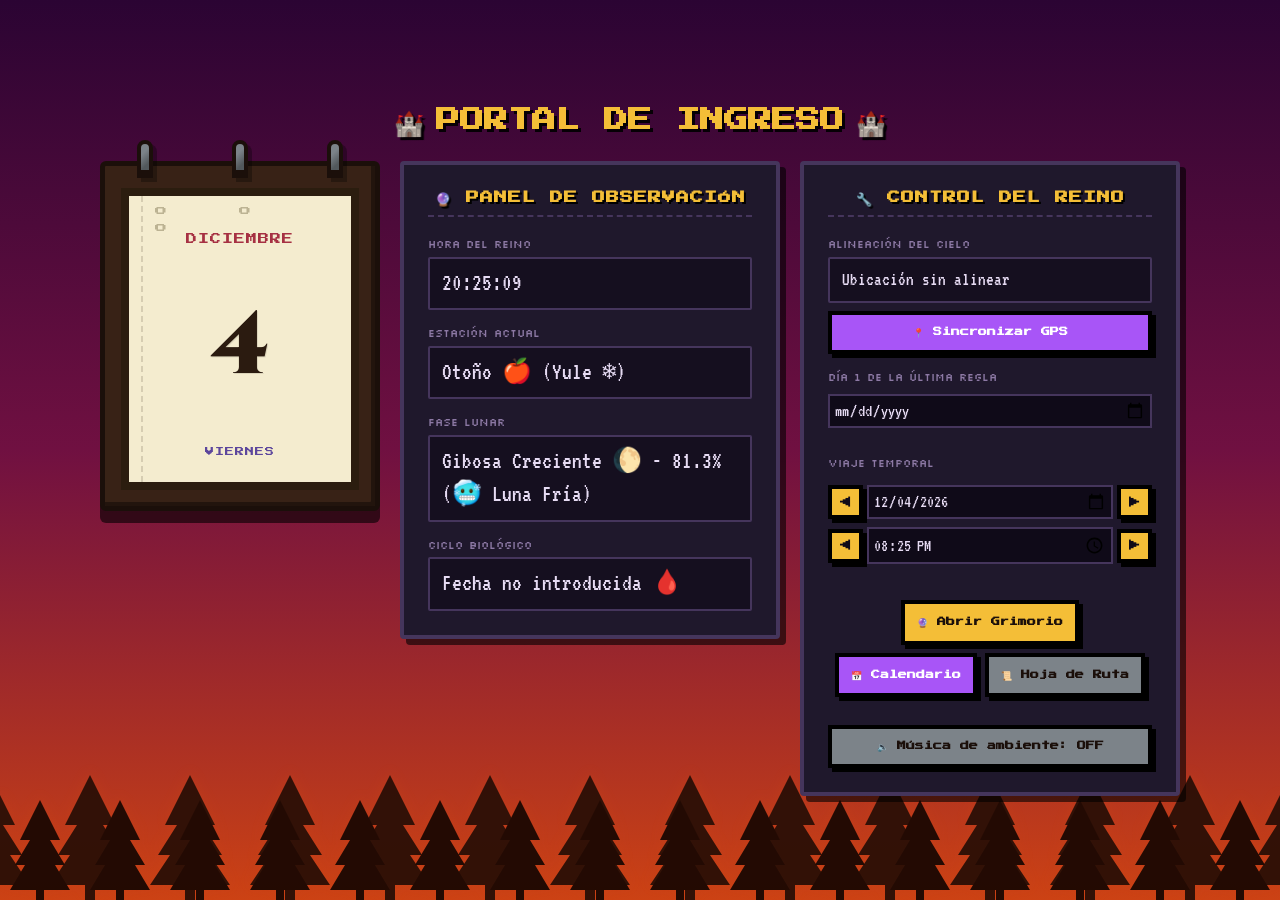
<file: index.html>
<!DOCTYPE html>
<html lang="es">

<head>
  <meta charset="UTF-8">
  <meta name="viewport" content="width=device-width, initial-scale=1.0">
  <title>Portal del Ciclo - Grimorio Místico</title>
  <link rel="icon"
    href="data:image/svg+xml,%3Csvg xmlns='http://www.w3.org/2000/svg' viewBox='0 0 16 16' width='16' height='16' style='image-rendering:pixelated'%3E%3Crect x='2' y='1' width='12' height='14' fill='%23382216' stroke='%231b0f0a' stroke-width='1'/%3E%3Crect x='1' y='3' width='2' height='2' fill='%237c8389'/%3E%3Crect x='1' y='7' width='2' height='2' fill='%237c8389'/%3E%3Crect x='1' y='11' width='2' height='2' fill='%237c8389'/%3E%3Crect x='7' y='6' width='3' height='3' fill='%23d4af37'/%3E%3Crect x='8' y='7' width='1' height='1' fill='%23ffee7d'/%3E%3C/svg%3E">
  <!-- Google Fonts for Gothic Medieval and Retro 8-Bit Pixel Art -->
  <link rel="preconnect" href="https://fonts.googleapis.com">
  <link rel="preconnect" href="https://fonts.gstatic.com" crossorigin>
  <link
    href="https://fonts.googleapis.com/css2?family=Cinzel:wght@400..900&family=Press+Start+2P&family=Silkscreen:wght@400;700&family=VT323&display=swap"
    rel="stylesheet">
  <link rel="stylesheet" href="estilos-dashboard.css">
</head>

<body class="litha-verano">

  <!-- Diorama Vivo (Hito A) -->
  <div class="diorama-fondo">
    <div class="capa-cielo" id="skyBg"></div>
    <div class="capa-estrellas" id="starsBg"></div>
    <div class="capa-horizonte" id="horizonBg"></div>
    <div class="capa-clima" id="weatherBg"></div>
    <!-- Luciérnagas Estivales -->
    <div class="capa-luciernagas" id="luciernagasBg">
      <div class="luciernaga luciernaga-1"></div>
      <div class="luciernaga luciernaga-2"></div>
      <div class="luciernaga luciernaga-3"></div>
      <div class="luciernaga luciernaga-4"></div>
      <div class="luciernaga luciernaga-5"></div>
      <div class="luciernaga luciernaga-6"></div>
      <div class="luciernaga luciernaga-7"></div>
      <div class="luciernaga luciernaga-8"></div>
    </div>
  </div>

  <div class="interfaz-bloque">
    <h1
      style="font-size: 24px; margin-bottom: 24px; text-shadow: 3px 3px 0px rgba(0, 0, 0, 0.9); color: var(--accent-gold); display: flex; align-items: center; justify-content: center; gap: 12px; font-family: 'Press Start 2P', monospace; text-align: center;">
      <span>🏰</span> PORTAL DE INGRESO <span>🏰</span>
    </h1>

    <div class="portal-container">

      <!-- Libreta de Sobremesa (Calendario Medieval) -->
      <div class="notebook-stand">
        <div class="notebook-rings">
          <div class="ring"></div>
          <div class="ring"></div>
          <div class="ring"></div>
        </div>
        <div class="notebook-page-container" id="contenedorHoja"
          title="Haz clic en la hoja para pasar página manualmente">
          <div class="notebook-page">
            <div id="calMes" class="notebook-month">CARGANDO...</div>
            <div id="calDia" class="notebook-day">--</div>
            <div id="calSemana" class="notebook-weekday">CARGANDO...</div>
          </div>
        </div>
      </div>

      <!-- TARJETA 1 (Panel de Observación Astral) -->
      <div class="mystic-panel">
        <h2 class="panel-header">🔮 PANEL DE OBSERVACIÓN</h2>

        <!-- Reloj Digital -->
        <div class="data-row">
          <span class="data-label">Hora del Reino</span>
          <div id="relojDigital" class="data-value">00:00:00</div>
        </div>

        <!-- Ciclo de la Tierra -->
        <div class="data-row">
          <span class="data-label">Estación Actual</span>
          <div id="cicloTierra" class="data-value">Cargando...</div>
        </div>

        <!-- Ciclo de la Luna -->
        <div class="data-row">
          <span class="data-label">Fase Lunar</span>
          <div id="faseLunar" class="data-value">Cargando...</div>
        </div>

        <!-- Ciclo Biológico -->
        <div class="data-row">
          <span class="data-label">Ciclo Biológico</span>
          <div id="cicloMenstrual" class="data-value">Cargando ciclo...</div>
        </div>
      </div>

      <!-- TARJETA 2 (Panel de Control y Herramientas del Reino) -->
      <div class="mystic-panel">
        <h2 class="panel-header">🔧 CONTROL DEL REINO</h2>

        <!-- Coordenadas Geográficas -->
        <div class="data-row">
          <span class="data-label">Alineación del Cielo</span>
          <div id="datosUbicacion" class="data-value" style="font-size: 19px; word-break: break-all;">Ubicación sin
            alinear</div>
          <button class="pixel-btn" style="margin-top: 4px; background-color: var(--accent-purple); color: white;"
            onclick="obtenerUbicacion()">
            📍 Sincronizar GPS
          </button>
        </div>

        <!-- Día 1 de la última regla -->
        <div class="data-row" style="margin-bottom: 12px;">
          <span class="data-label" style="display: block; margin-bottom: 4px;">Día 1 de la última regla</span>
          <input type="date" id="inputUltimaRegla" class="pixel-input-form" onchange="actualizarReloj()"
            style="font-family: 'VT323', monospace; font-size: 18px; padding: 4px; border: 2px solid var(--border-color); background: var(--bg-page); color: var(--text-main); width: 100%;">
        </div>

        <!-- Controles de Paso Temporal -->
        <div class="data-row">
          <span class="data-label">Viaje Temporal</span>
          <div class="control-temporal-bloque" style="margin: 10px 0;">
            <div style="display: flex; align-items: center; gap: 4px; margin-bottom: 8px;">
              <button class="pixel-btn btn-flecha" onclick="modificarFechaSimulada(-1)">◀</button>
              <input type="date" id="inputFechaSimulada" class="pixel-input-form" onchange="iniciarViajeTemporal()"
                style="font-family: 'VT323', monospace; font-size: 18px; padding: 4px; border: 2px solid var(--border-color); background: var(--bg-page); color: var(--text-main); flex-grow: 1;">
              <button class="pixel-btn btn-flecha" onclick="modificarFechaSimulada(1)">▶</button>
            </div>

            <div style="display: flex; align-items: center; gap: 4px;">
              <button class="pixel-btn btn-flecha" onclick="modificarHoraSimulada(-1)">◀</button>
              <input type="time" id="inputHoraSimulada" class="pixel-input-form" onchange="iniciarViajeTemporal()"
                style="font-family: 'VT323', monospace; font-size: 18px; padding: 4px; border: 2px solid var(--border-color); background: var(--bg-page); color: var(--text-main); flex-grow: 1;">
              <button class="pixel-btn btn-flecha" onclick="modificarHoraSimulada(1)">▶</button>
            </div>
          </div>
        </div>

        <!-- Botones de Enlace del Portal -->
        <div class="btn-row"
          style="display: flex; gap: 8px; flex-wrap: wrap; justify-content: center; margin-top: 10px;">
          <a href="grimorio-activo.html" class="pixel-btn"
            style="background-color: var(--accent-gold); color: #1b0f0a;">
            🔮 Abrir Grimorio
          </a>
          <a href="banco-pruebas-calendario.html" class="pixel-btn"
            style="background-color: var(--accent-purple); color: white;">
            📅 Calendario
          </a>
          <a href="documentacion.html" class="pixel-btn" style="background-color: #7c8389; color: #1b0f0a;">
            📜 Hoja de Ruta
          </a>
        </div>

        <div class="sintonia-sonora">
          <button id="btnSintonia" class="retro-btn" title="Activar sintonía de ambiente">🔈 Música de ambiente:
            OFF</button>
          <audio id="audioReproductor" style="display:none;" preload="auto" loop></audio>
        </div>
      </div>

    </div>
  </div>

  <script src="reloj.js"></script>
</body>

</html>
</file>
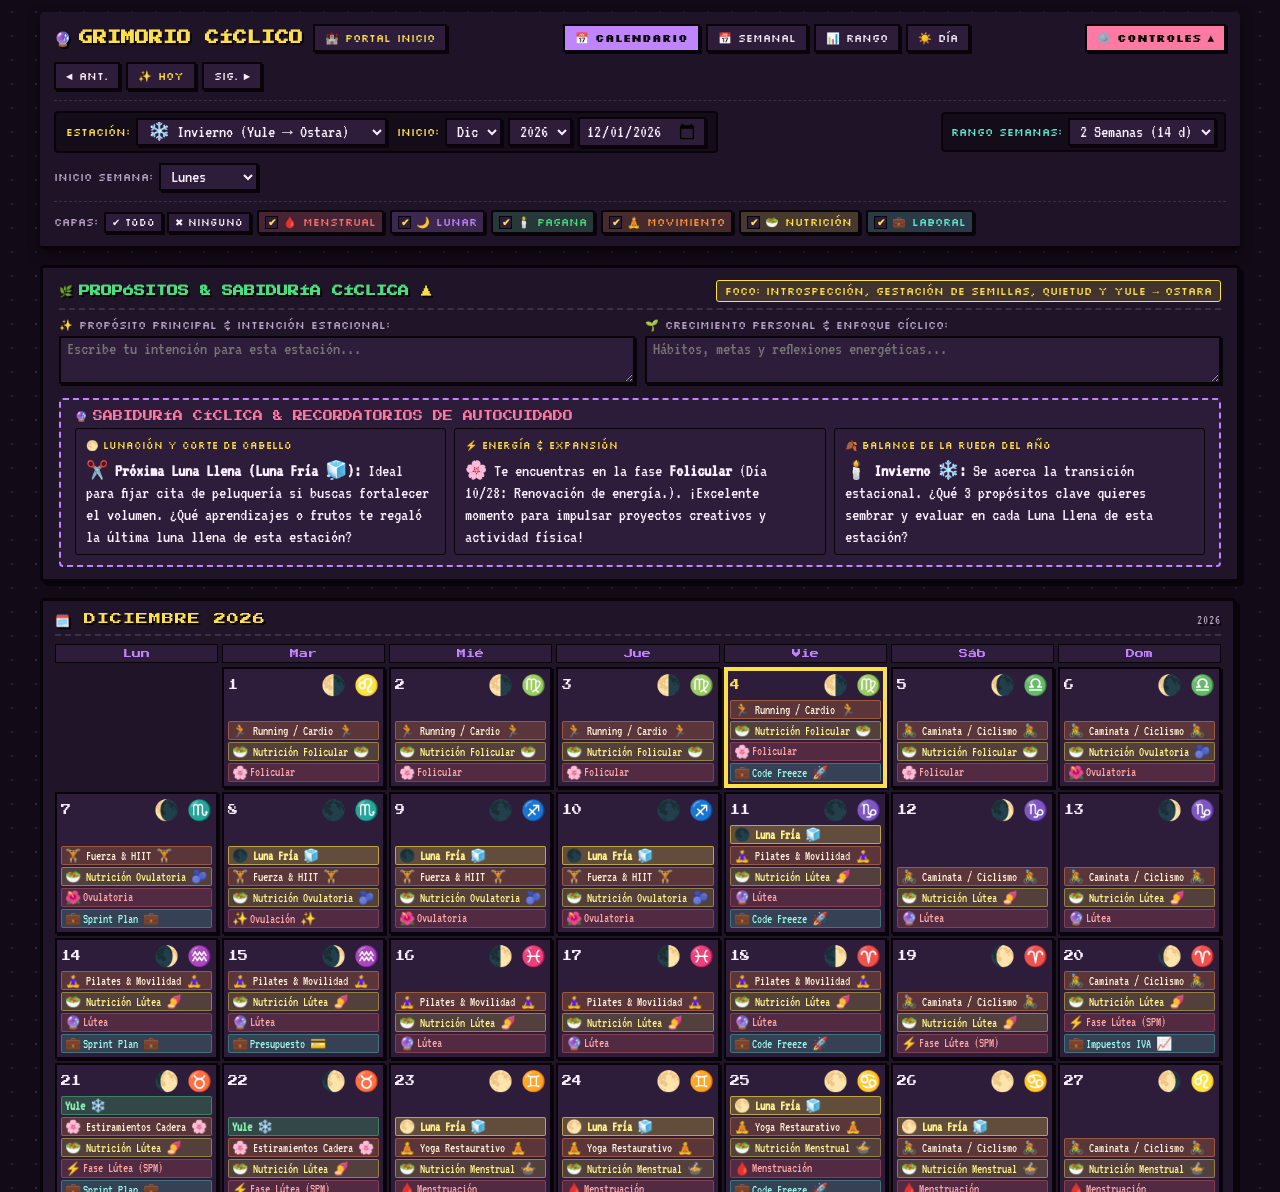
<file: banco-pruebas-calendario.html>
<!DOCTYPE html>
<html lang="es">
<head>
  <meta charset="UTF-8">
  <meta name="viewport" content="width=device-width, initial-scale=1.0">
  <title>Calendario Interactivo - Grimorio Cíclico</title>

  <link rel="icon" href="data:image/svg+xml,%3Csvg xmlns='http://www.w3.org/2000/svg' viewBox='0 0 16 16' width='16' height='16' style='image-rendering:pixelated'%3E%3Crect x='2' y='1' width='12' height='14' fill='%23382216' stroke='%231b0f0a' stroke-width='1'/%3E%3Crect x='1' y='3' width='2' height='2' fill='%237c8389'/%3E%3Crect x='1' y='7' width='2' height='2' fill='%237c8389'/%3E%3Crect x='1' y='11' width='2' height='2' fill='%237c8389'/%3E%3Crect x='7' y='6' width='3' height='3' fill='%23d4af37'/%3E%3Crect x='8' y='7' width='1' height='1' fill='%23ffee7d'/%3E%3C/svg%3E">
  <!-- Google Fonts: Retro 8-Bit Pixel Art & Handwritten Cursive Fonts -->
  <link rel="preconnect" href="https://fonts.googleapis.com">
  <link rel="preconnect" href="https://fonts.gstatic.com" crossorigin>
  <link href="https://fonts.googleapis.com/css2?family=Caveat:wght@400..700&family=Kalam:wght@300;400;700&family=Pixelify+Sans:wght@400..700&family=Press+Start+2P&family=Silkscreen:wght@400;700&family=VT323&display=swap" rel="stylesheet">

  <style>
    /* ==========================================================================
       1. VARIABLES CSS Y TEMA PIXEL ART COZY
       ========================================================================== */
    :root {
      --bg-dark: #120b17;
      --bg-panel: #201429;
      --bg-card: #2e1d3a;
      --bg-card-hover: #402950;
      --bg-cell-other: #160d1d;
      --border-pixel: #08040a;
      
      --text-main: #f8edfd;
      --text-muted: #bba4c9;
      --text-accent: #ffd56b;

      --accent-pink: #ff7aa2;
      --accent-lavender: #c084fc;
      --accent-mint: #5eead4;
      --accent-gold: #fde047;
      --accent-coral: #f87171;
      --accent-green: #4ade80;
      --accent-orange: #fb923c;
      --accent-blue: #60a5fa;

      --shadow-pixel: 0 4px 0 #08040a;
      --border-retro: 3px solid #08040a;

      --pixel-transition: all 0.1s steps(2);
    }

    * {
      box-sizing: border-box;
      margin: 0;
      padding: 0;
      image-rendering: pixelated;
    }

    html, body {
      width: 100%;
      max-width: 100vw;
      overflow-x: hidden;
    }

    body {
      background-color: var(--bg-dark);
      background-image: 
        radial-gradient(rgba(192, 132, 252, 0.12) 1px, transparent 0),
        radial-gradient(rgba(94, 234, 212, 0.08) 1px, transparent 0);
      background-size: 24px 24px, 48px 48px;
      background-position: 0 0, 12px 12px;
      color: var(--text-main);
      font-family: 'VT323', monospace;
      font-size: 20px;
      min-height: 100vh;
      display: flex;
      flex-direction: column;
      align-items: center;
      padding: 12px;
    }

    .app-container {
      width: 100%;
      max-width: 1200px;
      display: flex;
      flex-direction: column;
      gap: 16px;
    }

    /* ==========================================================================
       2. CABECERA FLOTANTE FIJA Y PANEL DESPLEGABLE (COLLAPSIBLE HEADER)
       ========================================================================== */
    .sticky-header {
      position: sticky;
      top: 0;
      z-index: 100;
      background: rgba(32, 20, 41, 0.96);
      backdrop-filter: blur(8px);
      border-bottom: var(--border-retro);
      box-shadow: 0 4px 12px rgba(0, 0, 0, 0.6);
      width: 100%;
      padding: 12px 14px;
      display: flex;
      flex-direction: column;
      gap: 10px;
      border-radius: 4px;
    }

    .header-top-bar {
      display: flex;
      justify-content: space-between;
      align-items: center;
      flex-wrap: wrap;
      gap: 10px;
      width: 100%;
    }

    .app-title {
      font-family: 'Press Start 2P', monospace;
      font-size: 14px;
      color: var(--accent-gold);
      text-shadow: 2px 2px 0 var(--border-pixel);
      display: flex;
      align-items: center;
      gap: 8px;
    }

    .view-mode-group {
      display: flex;
      align-items: center;
      gap: 6px;
      flex-wrap: wrap;
    }

    .dual-selector-group {
      display: flex;
      align-items: center;
      gap: 6px;
      background: rgba(0, 0, 0, 0.35);
      padding: 4px 10px;
      border: 2px solid var(--border-pixel);
      border-radius: 4px;
      flex-wrap: wrap;
      max-width: 100%;
    }

    .selector-label {
      font-family: 'Silkscreen', monospace;
      font-size: 11px;
      color: var(--accent-gold);
    }

    .nav-controls-group {
      display: flex;
      align-items: center;
      gap: 6px;
      flex-wrap: wrap;
    }

    /* Panel Desplegable (Collapsible) */
    .collapsible-panel {
      display: flex;
      flex-direction: column;
      gap: 10px;
      border-top: 1px dashed rgba(255, 255, 255, 0.12);
      padding-top: 10px;
      width: 100%;
      transition: all 0.2s ease-in-out;
    }

    /* Checkboxes de Capas Filtrables */
    .header-layers-row {
      display: flex;
      justify-content: space-between;
      align-items: center;
      flex-wrap: wrap;
      gap: 10px;
      border-top: 1px dashed rgba(255, 255, 255, 0.12);
      padding-top: 8px;
      width: 100%;
    }

    .layer-filters-container {
      display: flex;
      align-items: center;
      gap: 6px;
      flex-wrap: wrap;
    }

    .filter-checkbox {
      display: flex;
      align-items: center;
      gap: 5px;
      cursor: pointer;
      font-family: 'Silkscreen', monospace;
      font-size: 11px;
      user-select: none;
      padding: 3px 6px;
      border: 2px solid var(--border-pixel);
      box-shadow: 2px 2px 0 var(--border-pixel);
      border-radius: 3px;
      transition: var(--pixel-transition);
    }

    .filter-checkbox input[type="checkbox"] {
      appearance: none;
      width: 13px;
      height: 13px;
      background: var(--bg-card);
      border: 1px solid var(--border-pixel);
      cursor: pointer;
      display: grid;
      place-content: center;
    }

    .filter-checkbox input[type="checkbox"]:checked::before {
      content: "✔";
      font-size: 10px;
      color: var(--accent-gold);
      font-weight: bold;
    }

    .filter-menstrual { background: rgba(248, 113, 113, 0.18); color: var(--accent-coral); }
    .filter-lunar { background: rgba(192, 132, 252, 0.18); color: var(--accent-lavender); }
    .filter-pagan { background: rgba(74, 222, 128, 0.18); color: var(--accent-green); }
    .filter-movement { background: rgba(251, 146, 60, 0.18); color: var(--accent-orange); }
    .filter-nutrition { background: rgba(253, 224, 71, 0.18); color: var(--accent-gold); }
    .filter-labor { background: rgba(94, 234, 212, 0.18); color: var(--accent-mint); }

    /* Botones, Selects e Inputs Retro */
    .pixel-btn {
      background: var(--bg-card);
      color: var(--text-main);
      border: 2px solid var(--border-pixel);
      box-shadow: 2px 2px 0 var(--border-pixel);
      font-family: 'Silkscreen', monospace;
      font-size: 11px;
      padding: 5px 10px;
      cursor: pointer;
      user-select: none;
      transition: var(--pixel-transition);
      display: inline-flex;
      align-items: center;
      gap: 5px;
      text-decoration: none;
    }

    .pixel-btn:hover {
      background: var(--bg-card-hover);
      color: var(--accent-gold);
      transform: translate(-1px, -1px);
    }

    .pixel-btn.active {
      background: var(--accent-lavender);
      color: var(--border-pixel);
      font-weight: bold;
    }

    .pixel-btn-accent {
      background: var(--accent-pink);
      color: var(--border-pixel);
      font-weight: bold;
    }

    .pixel-select, .pixel-input-date, .pixel-textarea {
      background: var(--bg-card);
      color: var(--text-main);
      border: 2px solid var(--border-pixel);
      box-shadow: 2px 2px 0 var(--border-pixel);
      font-family: 'VT323', monospace;
      font-size: 18px;
      padding: 2px 6px;
      outline: none;
      cursor: pointer;
      max-width: 100%;
    }

    .pixel-select:focus, .pixel-input-date:focus, .pixel-textarea:focus {
      border-color: var(--accent-gold);
    }

    /* ==========================================================================
       3. PANEL DE PROPÓSITOS & SABIDURÍA CÍCLICA (DESPLEGABLE INDEPENDIENTE)
       ========================================================================== */
    .seasonal-intentions-card {
      background: var(--bg-panel);
      border: var(--border-retro);
      box-shadow: 4px 4px 0 #08040a;
      padding: 12px 16px;
      border-radius: 4px;
      display: flex;
      flex-direction: column;
      gap: 8px;
      width: 100%;
    }

    .intentions-header {
      display: flex;
      justify-content: space-between;
      align-items: center;
      flex-wrap: wrap;
      gap: 6px;
      border-bottom: 2px dashed rgba(255, 255, 255, 0.12);
      padding-bottom: 6px;
    }

    .intentions-title {
      font-family: 'Press Start 2P', monospace;
      font-size: 11px;
      color: var(--accent-green);
      display: flex;
      align-items: center;
      gap: 6px;
      text-shadow: 2px 2px 0 var(--border-pixel);
    }

    .energy-focus-badge {
      background: rgba(253, 224, 71, 0.15);
      border: 1px solid var(--accent-gold);
      color: var(--accent-gold);
      padding: 3px 8px;
      border-radius: 3px;
      font-family: 'Silkscreen', monospace;
      font-size: 11px;
    }

    .collapsible-intentions-body {
      display: flex;
      flex-direction: column;
      gap: 10px;
      width: 100%;
      transition: all 0.2s ease-in-out;
    }

    .intentions-body {
      display: grid;
      grid-template-columns: 1fr 1fr;
      gap: 10px;
    }

    @media (max-width: 768px) {
      .intentions-body {
        grid-template-columns: 1fr;
      }
    }

    .intentions-box {
      display: flex;
      flex-direction: column;
      gap: 4px;
    }

    .box-label {
      font-family: 'Silkscreen', monospace;
      font-size: 11px;
      color: var(--text-muted);
    }

    .pixel-textarea {
      width: 100%;
      min-height: 48px;
      resize: vertical;
    }

    /* Tarjetas de Sabiduría Cíclica & Autocuidado */
    .cyclic-wisdom-section {
      background: rgba(192, 132, 252, 0.08);
      border: 2px dashed var(--accent-lavender);
      padding: 10px 14px;
      border-radius: 4px;
      display: flex;
      flex-direction: column;
      gap: 6px;
      margin-top: 4px;
    }

    .cyclic-wisdom-title {
      font-family: 'Press Start 2P', monospace;
      font-size: 10px;
      color: var(--accent-pink);
      display: flex;
      align-items: center;
      gap: 6px;
    }

    .cyclic-wisdom-grid {
      display: grid;
      grid-template-columns: repeat(auto-fit, minmax(280px, 1fr));
      gap: 8px;
    }

    .wisdom-card {
      background: var(--bg-card);
      border: 1px solid var(--border-pixel);
      padding: 6px 10px;
      border-radius: 3px;
      font-family: 'VT323', monospace;
      font-size: 18px;
      line-height: 22px;
      color: var(--text-main);
      display: flex;
      flex-direction: column;
      gap: 3px;
    }

    .wisdom-card-tag {
      font-family: 'Silkscreen', monospace;
      font-size: 10px;
      color: var(--accent-gold);
    }

    /* ==========================================================================
       4. CONTENEDOR DE VISTAS (GRID RESPONSIVE DE EXACTAMENTE 7 COLUMNAS)
       ========================================================================== */
    .view-display-container {
      width: 100%;
      max-height: calc(100vh - 280px);
      overflow-y: auto;
      overflow-x: hidden;
      display: flex;
      flex-direction: column;
      gap: 20px;
      padding-right: 4px;
    }

    .month-block {
      background: var(--bg-panel);
      border: var(--border-retro);
      box-shadow: 4px 4px 0 #08040a;
      padding: 12px;
      border-radius: 4px;
      display: flex;
      flex-direction: column;
      gap: 8px;
      width: 100%;
    }

    .month-title-header {
      font-family: 'Press Start 2P', monospace;
      font-size: 12px;
      color: var(--accent-gold);
      text-transform: uppercase;
      letter-spacing: 1px;
      border-bottom: 2px dashed rgba(255, 255, 255, 0.12);
      padding-bottom: 6px;
      display: flex;
      justify-content: space-between;
      align-items: center;
      text-shadow: 2px 2px 0 var(--border-pixel);
    }

    .month-grid, .week-view-grid, .range-view-grid {
      display: grid;
      grid-template-columns: repeat(7, minmax(0, 1fr));
      gap: 4px;
      width: 100%;
    }

    .weekday-header {
      background: var(--bg-card);
      border: 1px solid var(--border-pixel);
      text-align: center;
      padding: 4px 2px;
      font-family: 'Press Start 2P', monospace;
      font-size: 9px;
      color: var(--accent-lavender);
      overflow: hidden;
      text-overflow: ellipsis;
      white-space: nowrap;
    }

    .day-cell {
      background: var(--bg-card);
      border: 2px solid var(--border-pixel);
      box-shadow: 2px 2px 0 var(--border-pixel);
      min-height: 100px;
      padding: 4px;
      display: flex;
      flex-direction: column;
      justify-content: space-between;
      cursor: pointer;
      transition: var(--pixel-transition);
      position: relative;
      min-width: 0;
      overflow: hidden;
    }

    .day-cell:hover {
      background: var(--bg-card-hover);
      border-color: var(--accent-pink);
      transform: translateY(-2px);
    }

    .day-cell.other-month {
      visibility: hidden;
      pointer-events: none;
    }

    .day-cell.is-today {
      border-color: var(--accent-gold);
      box-shadow: inset 0 0 0 2px var(--accent-gold), 2px 2px 0 var(--border-pixel);
    }

    .day-num-header {
      display: flex;
      justify-content: space-between;
      align-items: center;
      width: 100%;
    }

    .day-num {
      font-family: 'Press Start 2P', monospace;
      font-size: 10px;
      color: var(--text-main);
    }

    .is-today .day-num {
      color: var(--accent-gold);
    }

    .cell-badges {
      display: flex;
      flex-direction: column;
      gap: 2px;
      margin-top: 3px;
      width: 100%;
      overflow: hidden;
    }

    .badge-item {
      font-size: 13px;
      padding: 1px 3px;
      border-radius: 2px;
      white-space: nowrap;
      overflow: hidden;
      text-overflow: ellipsis;
      display: flex;
      align-items: center;
      gap: 2px;
      border: 1px solid transparent;
      max-width: 100%;
    }

    .badge-menstrual { background: rgba(248, 113, 113, 0.18); color: #fca5a5; border-color: rgba(248, 113, 113, 0.3); }
    .badge-lunar { background: rgba(192, 132, 252, 0.18); color: #e9d5ff; border-color: rgba(192, 132, 252, 0.3); }
    .badge-lunar-special { background: rgba(253, 224, 71, 0.25); color: #fef08a; border-color: rgba(253, 224, 71, 0.6); font-weight: bold; }
    .badge-pagan { background: rgba(74, 222, 128, 0.22); color: #86efac; border-color: rgba(74, 222, 128, 0.4); font-weight: bold; }
    .badge-movement { background: rgba(251, 146, 60, 0.22); color: #ffedd5; border-color: rgba(251, 146, 60, 0.4); }
    .badge-nutrition { background: rgba(253, 224, 71, 0.18); color: #fef08a; border-color: rgba(253, 224, 71, 0.4); }
    .badge-labor { background: rgba(94, 234, 212, 0.18); color: #99f6e4; border-color: rgba(94, 234, 212, 0.3); }

    /* ==========================================================================
       5. HOJA DE PERGAMINO MANUSCRITO (VISTA DIARIA Y MODAL EDITABLE)
       ========================================================================== */
    .parchment-page {
      background-color: #f7edd3;
      background-image: 
        repeating-linear-gradient(transparent, transparent 31px, rgba(160, 110, 60, 0.2) 31px, rgba(160, 110, 60, 0.2) 32px);
      border: 4px solid #3d2412;
      box-shadow: 8px 8px 0 #0d0602, inset 0 0 35px rgba(120, 70, 20, 0.25);
      color: #2b180a;
      padding: 20px 24px;
      border-radius: 6px;
      font-family: 'Caveat', cursive;
      font-size: 25px;
      line-height: 30px;
      display: flex;
      flex-direction: column;
      gap: 14px;
      position: relative;
      width: 100%;
    }

    .parchment-header {
      display: flex;
      justify-content: space-between;
      align-items: center;
      border-bottom: 2px dashed #8c4a27;
      padding-bottom: 6px;
      width: 100%;
    }

    .parchment-title {
      font-family: 'Kalam', cursive;
      font-size: 26px;
      font-weight: 700;
      color: #5c2008;
    }

    .handwritten-section {
      display: flex;
      flex-direction: column;
      gap: 4px;
      width: 100%;
    }

    .handwritten-label {
      font-family: 'Kalam', cursive;
      font-size: 21px;
      font-weight: 700;
      color: #7a310c;
      display: flex;
      align-items: center;
      gap: 6px;
    }

    .handwritten-text {
      font-family: 'Caveat', cursive;
      font-size: 24px;
      color: #2b180a;
    }

    .handwritten-input {
      width: 100%;
      background: rgba(255, 255, 255, 0.25);
      border: 1px dashed #8c4a27;
      border-radius: 4px;
      padding: 6px 10px;
      font-family: 'Caveat', cursive;
      font-size: 24px;
      line-height: 28px;
      color: #2b180a;
      outline: none;
      resize: vertical;
      transition: all 0.2s ease;
    }

    .handwritten-input:focus {
      border: 1px solid #5c2008;
      background: rgba(255, 255, 255, 0.45);
      box-shadow: inset 0 0 6px rgba(140, 74, 39, 0.2);
    }

    .save-parchment-btn {
      background: #5c2008;
      color: #f7edd3;
      border: 2px solid #3d2412;
      border-radius: 4px;
      font-family: 'Kalam', cursive;
      font-size: 19px;
      padding: 5px 16px;
      cursor: pointer;
      transition: all 0.2s ease;
      display: inline-flex;
      align-items: center;
      gap: 6px;
    }

    .save-parchment-btn:hover {
      background: #7a310c;
      transform: translateY(-1px);
      box-shadow: 2px 2px 0 #3d2412;
    }

    .save-status-msg {
      font-family: 'Kalam', cursive;
      font-size: 17px;
      color: #2e7d32;
      display: none;
      margin-left: 8px;
    }

    /* Modal Overlay */
    .modal-overlay {
      position: fixed;
      top: 0;
      left: 0;
      width: 100vw;
      height: 100vh;
      background: rgba(8, 4, 10, 0.85);
      backdrop-filter: blur(3px);
      display: none;
      place-content: center;
      z-index: 999;
      padding: 16px;
    }

    .modal-overlay.active {
      display: grid;
    }

    .modal-card-parchment {
      width: 100%;
      max-width: 650px;
      max-height: 88vh;
      overflow-y: auto;
    }

    .close-btn-parchment {
      background: #a33218;
      color: #fff;
      border: 2px solid #3d2412;
      font-family: 'Press Start 2P', monospace;
      font-size: 10px;
      width: 26px;
      height: 26px;
      cursor: pointer;
      display: grid;
      place-content: center;
    }

    ::-webkit-scrollbar { width: 8px; }
    ::-webkit-scrollbar-track { background: var(--bg-dark); }
    ::-webkit-scrollbar-thumb { background: var(--bg-card-hover); border: 1px solid var(--border-pixel); }
  </style>
</head>
<body>

  <div class="app-container">

    <!-- CABECERA FLOTANTE FIJA CON PANEL DESPLEGABLE -->
    <header class="sticky-header">
      <div class="header-top-bar">
        <div style="display: flex; align-items: center; gap: 10px; flex-wrap: wrap;">
          <h1 class="app-title">
            <span>🔮</span> GRIMORIO CÍCLICO
          </h1>
          <a href="index.html" class="pixel-btn" style="background: var(--bg-card); color: var(--accent-gold);">
            🏰 Portal Inicio
          </a>
        </div>

        <!-- MODOS DE VISTA (CALENDARIO, SEMANAL, RANGO, DÍA) -->
        <div class="view-mode-group">
          <button class="pixel-btn active" id="btnViewQuarter" onclick="onCalendarBtnClick()">📅 Calendario</button>
          <button class="pixel-btn" id="btnViewWeek" onclick="setViewMode('weekly')">📅 Semanal</button>
          <button class="pixel-btn" id="btnViewRange" onclick="setViewMode('customRange')">📊 Rango</button>
          <button class="pixel-btn" id="btnViewDay" onclick="setViewMode('day')">☀️ Día</button>
        </div>

        <!-- BOTÓN INTERACTIVO OCULTAR/MOSTRAR CONTROLES -->
        <button class="pixel-btn pixel-btn-accent" id="btnToggleControls" onclick="toggleControlPanel()">
          ⚙️ Controles <span id="toggleIcon">▲</span>
        </button>

        <div class="nav-controls-group">
          <button class="pixel-btn" onclick="navigateTime(-1)">◄ Ant.</button>
          <button class="pixel-btn" style="color: var(--accent-gold);" onclick="resetToToday()">✨ Hoy</button>
          <button class="pixel-btn" onclick="navigateTime(1)">Sig. ►</button>
        </div>
      </div>

      <!-- PANEL DESPLEGABLE CON TODOS LOS CONTROLES Y FILTROS -->
      <div class="collapsible-panel" id="collapsibleControlPanel">
        <div style="display: flex; justify-content: space-between; align-items: center; flex-wrap: wrap; gap: 10px; width: 100%;">
          <!-- SELECTOR DUAL DE INICIO TRIMESTRAL -->
          <div class="dual-selector-group">
            <span class="selector-label">Estación:</span>
            <select class="pixel-select" id="seasonSelect" onchange="onSeasonSelectChange(this.value)">
              <option value="winter">❄️ Invierno (Yule → Ostara)</option>
              <option value="spring">🌸 Primavera (Ostara → Litha)</option>
              <option value="summer" selected>☀️ Verano (Litha → Mabon)</option>
              <option value="autumn">🍂 Otoño (Mabon → Yule)</option>
            </select>

            <span class="selector-label" style="margin-left: 4px;">Inicio:</span>
            <select class="pixel-select" id="startMonthSelect" onchange="onManualDateChange()">
              <option value="0">Ene</option>
              <option value="1">Feb</option>
              <option value="2">Mar</option>
              <option value="3">Abr</option>
              <option value="4">May</option>
              <option value="5" selected>Jun</option>
              <option value="6">Jul</option>
              <option value="7">Ago</option>
              <option value="8">Sep</option>
              <option value="9">Oct</option>
              <option value="10">Nov</option>
              <option value="11">Dic</option>
            </select>

            <select class="pixel-select" id="startYearSelect" onchange="onManualDateChange()">
              <option value="2024">2024</option>
              <option value="2025">2025</option>
              <option value="2026" selected>2026</option>
              <option value="2027">2027</option>
              <option value="2028">2028</option>
            </select>

            <input type="date" class="pixel-input-date" id="startDatePicker" onchange="onDatePickerChange(this.value)">
          </div>

          <!-- SELECTOR DE RANGO POR BLOQUES DE SEMANAS -->
          <div style="display: flex; align-items: center; gap: 6px; background: rgba(0, 0, 0, 0.35); padding: 4px 8px; border: 2px solid var(--border-pixel); border-radius: 4px;">
            <span class="selector-label" style="color: var(--accent-mint);">Rango Semanas:</span>
            <select class="pixel-select" id="selectRangeWeeks" onchange="onCustomRangeWeeksChange(this.value)">
              <option value="1">1 Semana (7 d)</option>
              <option value="2" selected>2 Semanas (14 d)</option>
              <option value="3">3 Semanas (21 d)</option>
              <option value="4">4 Semanas (28 d)</option>
              <option value="6">6 Semanas (42 d)</option>
              <option value="8">8 Semanas (56 d)</option>
            </select>
          </div>

          <!-- SELECTOR TOTAL DE INICIO DE SEMANA (7 DÍAS) -->
          <div style="display: flex; align-items: center; gap: 6px;">
            <label for="weekStartSelect" class="selector-label" style="color: var(--text-muted);">Inicio Semana:</label>
            <select class="pixel-select" id="weekStartSelect" onchange="changeWeekStart(this.value)">
              <option value="1" selected>Lunes</option>
              <option value="2">Martes</option>
              <option value="3">Miércoles</option>
              <option value="4">Jueves</option>
              <option value="5">Viernes</option>
              <option value="6">Sábado</option>
              <option value="0">Domingo</option>
            </select>
          </div>
        </div>

        <div class="header-layers-row">
          <!-- Capas Filtrables (6 Capas) con Botones Globales -->
          <div class="layer-filters-container">
            <span class="selector-label" style="color: var(--text-muted);">Capas:</span>

            <div style="display: inline-flex; gap: 4px;">
              <button class="pixel-btn" onclick="setAllLayers(true)" title="Seleccionar todas las capas" style="padding: 2px 6px; font-size: 10px;">✔ Todo</button>
              <button class="pixel-btn" onclick="setAllLayers(false)" title="Deseleccionar todas las capas" style="padding: 2px 6px; font-size: 10px;">✖ Ninguno</button>
            </div>

            <label class="filter-checkbox filter-menstrual">
              <input type="checkbox" id="chkMenstrual" checked onchange="toggleLayer('menstrual')">
              <span>🩸 Menstrual</span>
            </label>

            <label class="filter-checkbox filter-lunar">
              <input type="checkbox" id="chkLunar" checked onchange="toggleLayer('lunar')">
              <span>🌙 Lunar</span>
            </label>

            <label class="filter-checkbox filter-pagan">
              <input type="checkbox" id="chkPagan" checked onchange="toggleLayer('pagan')">
              <span>🕯️ Pagana</span>
            </label>

            <label class="filter-checkbox filter-movement">
              <input type="checkbox" id="chkMovement" checked onchange="toggleLayer('movement')">
              <span>🧘 Movimiento</span>
            </label>

            <label class="filter-checkbox filter-nutrition">
              <input type="checkbox" id="chkNutrition" checked onchange="toggleLayer('nutrition')">
              <span>🥗 Nutrición</span>
            </label>

            <label class="filter-checkbox filter-labor">
              <input type="checkbox" id="chkLabor" checked onchange="toggleLayer('labor')">
              <span>💼 Laboral</span>
            </label>
          </div>
        </div>
      </div>
    </header>

    <!-- PANEL DE PROPÓSITOS ESTACIONALES Y SABIDURÍA CÍCLICA (DESPLEGABLE INDEPENDIENTE) -->
    <section class="seasonal-intentions-card">
      <div class="intentions-header" onclick="toggleIntentionsPanel()" style="cursor: pointer; user-select: none;" title="Haga clic para ocultar o mostrar propósitos y sabiduría cíclica">
        <h2 class="intentions-title">
          <span>🌿</span> PROPÓSITOS & SABIDURÍA CÍCLICA <span id="intentionsToggleIcon" style="font-size: 11px; margin-left: 6px; color: var(--accent-gold);">▲</span>
        </h2>
        <div class="energy-focus-badge" id="energyFocusDisplay">
          Cargando energía estacional...
        </div>
      </div>

      <div class="collapsible-intentions-body" id="collapsibleIntentionsBody">
        <div class="intentions-body">
          <div class="intentions-box">
            <label for="inputSeasonIntention" class="box-label">✨ Propósito Principal & Intención Estacional:</label>
            <textarea id="inputSeasonIntention" class="pixel-textarea" placeholder="Escribe tu intención para esta estación..." oninput="saveSeasonalData()"></textarea>
          </div>

          <div class="intentions-box">
            <label for="inputGrowthGoals" class="box-label">🌱 Crecimiento Personal & Enfoque Cíclico:</label>
            <textarea id="inputGrowthGoals" class="pixel-textarea" placeholder="Hábitos, metas y reflexiones energéticas..." oninput="saveSeasonalData()"></textarea>
          </div>
        </div>

        <!-- SECCIÓN DE RECORDATORIOS Y SABIDURÍA CÍCLICA DE LUNAS & CICLO -->
        <div class="cyclic-wisdom-section">
          <div class="cyclic-wisdom-title">
            <span>🔮</span> SABIDURÍA CÍCLICA & RECORDATORIOS DE AUTOCUIDADO
          </div>
          <div class="cyclic-wisdom-grid" id="cyclicWisdomGrid">
            <!-- Tarjetas generadas dinámicamente -->
          </div>
        </div>
      </div>
    </section>

    <!-- CONTENEDOR PRINCIPAL DE VISTAS (GRID RESPONSIVE DE EXACTAMENTE 7 COLUMNAS) -->
    <main class="view-display-container" id="mainViewContainer">
      <!-- Se genera dinámicamente -->
    </main>

  </div>

  <!-- MODAL HOJA DE PERGAMINO MANUSCRITO PARA DETALLE DE DÍA -->
  <div class="modal-overlay" id="dayDetailModal">
    <div class="modal-card-parchment" id="modalBodyContent">
      <!-- Contenido dinámico del Grimorio -->
    </div>
  </div>

  <!-- LÓGICA JAVASCRIPT -->
  <script>
    /* ==========================================================================
       ESTADO GLOBAL DEL CALENDARIO
       ========================================================================== */
    const state = {
      viewMode: 'quarterly', // 'quarterly' | 'weekly' | 'customRange' | 'day'
      customRangeWeeks: 2,   // 1, 2, 3, 4, 6, 8 semanas
      season: 'summer',
      startYear: 2026,
      startMonth: 5,         // Junio (0-indexed)
      selectedDate: new Date(),
      weekStartDay: 1,       // 1 = Lunes, 0 = Domingo...
      layers: {
        menstrual: true,
        lunar: true,
        pagan: true,
        movement: true,
        nutrition: true,
        labor: true
      },
      menstrualRef: new Date(2026, 7, 5),
      cycleLength: 28
    };

    const DAY_NAMES_ES = ['Domingo', 'Lunes', 'Martes', 'Miércoles', 'Jueves', 'Viernes', 'Sábado'];
    const DAY_SHORT_ES = ['Dom', 'Lun', 'Mar', 'Mié', 'Jue', 'Vie', 'Sáb'];
    const MONTH_NAMES_ES = [
      'Enero', 'Febrero', 'Marzo', 'Abril', 'Mayo', 'Junio',
      'Julio', 'Agosto', 'Septiembre', 'Octubre', 'Noviembre', 'Diciembre'
    ];

    const TRADITIONAL_MOON_NAMES = [
      'Luna del Lobo 🐺',       // Enero
      'Luna de Nieve ❄️',      // Febrero
      'Luna de Gusano 🪱',     // Marzo
      'Luna Rosa 🌸',          // Abril
      'Luna de Flores 💐',     // Mayo
      'Luna de Fresa 🍓',      // Junio
      'Luna de Ciervo 🦌',     // Julio
      'Luna de Esturión 🐟',   // Agosto
      'Luna de Cosecha 🌾',    // Septiembre
      'Luna del Cazador 🏹',   // Octubre
      'Luna del Castor 🦫',    // Noviembre
      'Luna Fría 🧊'          // Diciembre
    ];

    const SEASON_DATA = {
      winter: {
        name: 'Invierno ❄️',
        startMonth: 11,
        focus: 'Foco: Introspección, gestación de semillas, quietud y Yule → Ostara'
      },
      spring: {
        name: 'Primavera 🌸',
        startMonth: 2,
        focus: 'Foco: Brotes de proyectos, renacimiento e impulso y Ostara → Litha'
      },
      summer: {
        name: 'Verano ☀️',
        startMonth: 5,
        focus: 'Foco: Expansión, plenitud solar, fuerza y Litha → Mabon'
      },
      autumn: {
        name: 'Otoño 🍂',
        startMonth: 8,
        focus: 'Foco: Cosecha, equilibrio, gratitud y Mabon → Yule'
      }
    };

    /* ==========================================================================
       1. CONTROLES PLEGABLES (COLLAPSIBLE PANELS)
       ========================================================================== */
    function toggleControlPanel() {
      const panel = document.getElementById('collapsibleControlPanel');
      const icon = document.getElementById('toggleIcon');

      if (panel.style.display === 'none') {
        panel.style.display = 'flex';
        icon.innerText = '▲';
      } else {
        panel.style.display = 'none';
        icon.innerText = '▼';
      }
    }

    function toggleIntentionsPanel() {
      const body = document.getElementById('collapsibleIntentionsBody');
      const icon = document.getElementById('intentionsToggleIcon');

      if (body.style.display === 'none') {
        body.style.display = 'flex';
        icon.innerText = '▲';
      } else {
        body.style.display = 'none';
        icon.innerText = '▼';
      }
    }

    /* ==========================================================================
       2. ASTROFÍSICA SOLAR Y LUNAR CON NOMBRES TRADICIONALES + ZODIACO
       ========================================================================== */
    function getSunTimes(date) {
      const m = date.getMonth();
      let sunrise = '07:15';
      let sunset = '19:45';
      if (m >= 5 && m <= 7) { sunrise = '06:30'; sunset = '21:30'; }
      else if (m === 11 || m === 0 || m === 1) { sunrise = '08:15'; sunset = '18:00'; }
      return { sunrise, sunset };
    }

    function getMoonZodiac(date) {
      const refDate = new Date(Date.UTC(2024, 0, 11, 11, 57, 0));
      const diffDays = (date.getTime() - refDate.getTime()) / (1000 * 60 * 60 * 24);
      const refLong = 285;
      let moonLong = (refLong + diffDays * 13.176358) % 360;
      if (moonLong < 0) moonLong += 360;

      const SIGNS = [
        { name: 'Aries', emoji: '♈' }, { name: 'Tauro', emoji: '♉' },
        { name: 'Géminis', emoji: '♊' }, { name: 'Cáncer', emoji: '♋' },
        { name: 'Leo', emoji: '♌' }, { name: 'Virgo', emoji: '♍' },
        { name: 'Libra', emoji: '♎' }, { name: 'Escorpio', emoji: '♏' },
        { name: 'Sagitario', emoji: '♐' }, { name: 'Capricornio', emoji: '♑' },
        { name: 'Acuario', emoji: '♒' }, { name: 'Piscis', emoji: '♓' }
      ];

      const signIdx = Math.floor(moonLong / 30) % 12;
      return SIGNS[signIdx];
    }

    function getLunarPhase(date) {
      const refNewMoon = new Date(Date.UTC(2024, 0, 11, 11, 57, 0));
      const diffDays = (date.getTime() - refNewMoon.getTime()) / (1000 * 60 * 60 * 24);
      const cycle = 29.53058770576;
      let phaseDay = diffDays % cycle;
      if (phaseDay < 0) phaseDay += cycle;

      const illumination = Math.round((1 - Math.cos((phaseDay / cycle) * 2 * Math.PI)) / 2 * 100);
      const zodiac = getMoonZodiac(date);

      let phaseName = '';
      let emoji = '';
      let isSpecial = false;

      if (phaseDay < 1.84566) { phaseName = 'Luna Nueva'; emoji = '🌑'; isSpecial = true; }
      else if (phaseDay < 5.53699) { phaseName = 'Creciente Cóncava'; emoji = '🌒'; }
      else if (phaseDay < 9.22831) { phaseName = 'Cuarto Creciente'; emoji = '🌓'; }
      else if (phaseDay < 12.91963) { phaseName = 'Creciente Convexa'; emoji = '🌔'; }
      else if (phaseDay < 16.61096) { phaseName = 'Luna Llena'; emoji = '🌕'; isSpecial = true; }
      else if (phaseDay < 20.30228) { phaseName = 'Menguante Convexa'; emoji = '🌖'; }
      else if (phaseDay < 23.99361) { phaseName = 'Cuarto Menguante'; emoji = '🌗'; }
      else if (phaseDay < 27.68493) { phaseName = 'Menguante Cóncava'; emoji = '🌘'; }
      else { phaseName = 'Luna Nueva'; emoji = '🌑'; isSpecial = true; }

      let moonrise = '08:00';
      let moonset = '20:30';
      if (phaseName.includes('Llena')) { moonrise = '21:15'; moonset = '07:45'; }
      else if (phaseName.includes('Creciente')) { moonrise = '13:00'; moonset = '01:30'; }
      else if (phaseName.includes('Menguante')) { moonrise = '01:45'; moonset = '14:15'; }

      const tradName = TRADITIONAL_MOON_NAMES[date.getMonth()];
      const zodiacLabel = `${zodiac.name} ${zodiac.emoji}`;
      const fullLabel = isSpecial ? `${emoji} ${phaseName} (${tradName}) en ${zodiacLabel}` : `${emoji} ${zodiacLabel}`;

      return { phaseDay: phaseDay.toFixed(1), illumination, phaseName, emoji, zodiac, tradName, fullLabel, isSpecial, moonrise, moonset };
    }

    /* ==========================================================================
       3. CICLO MENSTRUAL
       ========================================================================== */
    function getMenstrualPhase(date) {
      const msPerDay = 1000 * 60 * 60 * 24;
      const diffTime = Date.UTC(date.getFullYear(), date.getMonth(), date.getDate()) -
                       Date.UTC(state.menstrualRef.getFullYear(), state.menstrualRef.getMonth(), state.menstrualRef.getDate());
      let diffDays = Math.floor(diffTime / msPerDay);
      let dayOfCycle = (diffDays % state.cycleLength);
      if (dayOfCycle < 0) dayOfCycle += state.cycleLength;
      dayOfCycle += 1;

      let phase = '';
      let emoji = '';
      let desc = '';

      if (dayOfCycle <= 5) {
        phase = 'Menstruación'; emoji = '🩸'; desc = `Día ${dayOfCycle}/${state.cycleLength}: Reposo y descanso.`;
      } else if (dayOfCycle <= 11) {
        phase = 'Folicular'; emoji = '🌸'; desc = `Día ${dayOfCycle}/${state.cycleLength}: Renovación de energía.`;
      } else if (dayOfCycle <= 16) {
        const isPeak = (dayOfCycle === 14);
        phase = isPeak ? 'Ovulación ✨' : 'Ovulatoria'; emoji = isPeak ? '✨' : '🌺';
        desc = isPeak ? `Día 14: Día pico de Ovulación.` : `Día ${dayOfCycle}/${state.cycleLength}: Ventana fértil.`;
      } else {
        const isPMS = (dayOfCycle >= 25);
        phase = isPMS ? 'Fase Lútea (SPM)' : 'Lútea'; emoji = isPMS ? '⚡' : '🔮';
        desc = isPMS ? `Día ${dayOfCycle}/${state.cycleLength}: Síndrome Premenstrual.` : `Día ${dayOfCycle}/${state.cycleLength}: Introspección.`;
      }

      return { dayOfCycle, phase, emoji, desc };
    }

    /* ==========================================================================
       4. SANTUARIO DE MOVIMIENTO
       ========================================================================== */
    function getMovementRoutine(date) {
      const m = getMenstrualPhase(date);
      const dayOfWeek = date.getDay();
      let title = '';
      let desc = '';
      let emoji = '🧘';

      if (dayOfWeek === 0 || dayOfWeek === 6) {
        title = 'Caminata / Ciclismo 🚴'; desc = 'Movimiento libre en la naturaleza.'; emoji = '🚴';
      } else if (m.dayOfCycle <= 5) {
        title = 'Yoga Restaurativo 🧘'; desc = 'Estiramientos suaves de pelvis y espalda.'; emoji = '🧘';
      } else if (m.dayOfCycle <= 11) {
        title = 'Running / Cardio 🏃'; desc = 'Activación de energía y tono vascular.'; emoji = '🏃';
      } else if (m.dayOfCycle <= 16) {
        title = 'Fuerza & HIIT 🏋️'; desc = 'Entrenamiento de alta energía muscular.'; emoji = '🏋️';
      } else if (m.dayOfCycle <= 24) {
        title = 'Pilates & Movilidad 🧘‍♀️'; desc = 'Core y flexibilidad articular.'; emoji = '🧘‍♀️';
      } else {
        title = 'Estiramientos Cadera 🌸'; desc = 'Release miofascial pre-regla.'; emoji = '🌸';
      }

      return { title, desc, emoji };
    }

    /* ==========================================================================
       5. ALIMENTACIÓN CONSCIENTE
       ========================================================================== */
    function getNutritionGuide(date) {
      const m = getMenstrualPhase(date);
      let title = '';
      let desc = '';

      if (m.dayOfCycle <= 5) {
        title = 'Nutrición Menstrual 🍲';
        desc = 'Caldo de verduras, alimentos ricos en hierro (espinacas, lentejas) & Semillas de Lino y Calabaza (Seed Cycling). Infusión de manzanilla.';
      } else if (m.dayOfCycle <= 11) {
        title = 'Nutrición Folicular 🥗';
        desc = 'Ensaladas frescas, germinados, aguacate & Semillas de Lino y Calabaza. Alimentos fermentados y probióticos.';
      } else if (m.dayOfCycle <= 16) {
        title = 'Nutrición Ovulatoria 🫐';
        desc = 'Frutos rojos, antioxidantes, vegetales de hoja verde y fibra. Abundante hidratación consciente.';
      } else {
        title = 'Nutrición Lútea 🍠';
        desc = 'Raíces horneadas (boniato, calabaza), chocolate negro (>85%) & Semillas de Sésamo y Girasol (Seed Cycling). Infusión de jengibre.';
      }

      return { title, desc };
    }

    /* ==========================================================================
       6. EVENTOS LABORALES Y RUEDA DEL AÑO
       ========================================================================== */
    function getLaborEvents(date) {
      const events = [];
      const dayOfMonth = date.getDate();
      const dayOfWeek = date.getDay();
      const lastDayOfMonth = new Date(date.getFullYear(), date.getMonth() + 1, 0).getDate();

      if (dayOfMonth === 28 || dayOfMonth === lastDayOfMonth) events.push({ title: 'Nómina 💰', desc: 'Cobro de salario mensual' });
      if (dayOfMonth === 20) events.push({ title: 'Impuestos IVA 📈', desc: 'Cierre fiscal y facturación' });
      if (dayOfMonth === 15) events.push({ title: 'Presupuesto 💳', desc: 'Control presupuestal' });
      if (dayOfWeek === 1) events.push({ title: 'Sprint Plan 💼', desc: 'Planificación de metas' });
      if (dayOfWeek === 5) events.push({ title: 'Code Freeze 🚀', desc: 'Demo y entregas' });

      return events;
    }

    function getPaganFestivals(date) {
      const festivals = [];
      const m = date.getMonth();
      const d = date.getDate();

      if ((m === 9 && d === 31) || (m === 10 && d === 1)) festivals.push({ title: 'Samhain 🎃', desc: 'Año Nuevo Wicca, ancestros y velo sutil.' });
      if (m === 11 && (d === 21 || d === 22)) festivals.push({ title: 'Yule ❄️', desc: 'Solsticio de Invierno. Renacimiento del Sol.' });
      if (m === 1 && (d === 1 || d === 2)) festivals.push({ title: 'Imbolc 🕯️', desc: 'Fiesta de la luz y purificación.' });
      if (m === 2 && (d === 20 || d === 21)) festivals.push({ title: 'Ostara 🌸', desc: 'Equinoccio de Primavera. Equilibrio y vida.' });
      if ((m === 3 && d === 30) || (m === 4 && d === 1)) festivals.push({ title: 'Beltane 🔥', desc: 'Gran fuego de primavera y vitalidad.' });
      if (m === 5 && (d === 21 || d === 22)) festivals.push({ title: 'Litha ☀️', desc: 'Solsticio de Verano. Plenitud solar.' });
      if (m === 7 && (d === 1 || d === 2)) festivals.push({ title: 'Lughnasadh 🌾', desc: 'Primera cosecha del grano.' });
      if (m === 8 && (d >= 21 && d <= 23)) festivals.push({ title: 'Mabon 🍂', desc: 'Equinoccio de Otoño. Segunda cosecha.' });

      return festivals;
    }

    /* ==========================================================================
       7. PERSISTENCIA LOCALSTORAGE POR FECHA
       ========================================================================== */
    function formatDateKey(date) {
      const y = date.getFullYear();
      const m = String(date.getMonth() + 1).padStart(2, '0');
      const d = String(date.getDate()).padStart(2, '0');
      return `${y}-${m}-${d}`;
    }

    function loadDailyData(date) {
      const key = formatDateKey(date);
      return {
        journal: localStorage.getItem(`daily_journal_${key}`) || '',
        movement: localStorage.getItem(`daily_movement_${key}`) || '',
        nutrition: localStorage.getItem(`daily_nutrition_${key}`) || '',
        labor: localStorage.getItem(`daily_labor_${key}`) || ''
      };
    }

    function saveDailyData(dateISOStr) {
      const parts = dateISOStr.split('-');
      const key = `${parts[0]}-${parts[1]}-${parts[2]}`;

      const journalVal = document.getElementById('inputDailyJournal')?.value || '';
      const movementVal = document.getElementById('inputDailyMovement')?.value || '';
      const nutritionVal = document.getElementById('inputDailyNutrition')?.value || '';
      const laborVal = document.getElementById('inputDailyLabor')?.value || '';

      localStorage.setItem(`daily_journal_${key}`, journalVal);
      localStorage.setItem(`daily_movement_${key}`, movementVal);
      localStorage.setItem(`daily_nutrition_${key}`, nutritionVal);
      localStorage.setItem(`daily_labor_${key}`, laborVal);

      const statusMsg = document.getElementById('saveStatusMsg');
      if (statusMsg) {
        statusMsg.style.display = 'inline';
        setTimeout(() => { statusMsg.style.display = 'none'; }, 2500);
      }
      renderMainView();
    }

    /* ==========================================================================
       8. GENERADOR DE SABIDURÍA CÍCLICA Y RECORDATORIOS DINÁMICOS
       ========================================================================== */
    function updateCyclicWisdomCard() {
      const grid = document.getElementById('cyclicWisdomGrid');
      if (!grid) return;

      const date = state.selectedDate;
      const lunar = getLunarPhase(date);
      const menstrual = getMenstrualPhase(date);
      const season = SEASON_DATA[state.season];
      const tradMoonName = TRADITIONAL_MOON_NAMES[date.getMonth()];

      let cardsHTML = '';

      // 1. Recordatorio Lunar & Peluquería
      cardsHTML += `
        <div class="wisdom-card">
          <span class="wisdom-card-tag">🌕 LUNACIÓN Y CORTE DE CABELLO</span>
          <span>✂️ <strong>Próxima Luna Llena (${tradMoonName}):</strong> Ideal para fijar cita de peluquería si buscas fortalecer el volumen. ¿Qué aprendizajes o frutos te regaló la última luna llena de esta estación?</span>
        </div>
      `;

      // 2. Autocuidado Menstrual & SPA
      const daysToPeriod = (28 - menstrual.dayOfCycle + 1);
      if (daysToPeriod <= 7 || menstrual.dayOfCycle <= 5) {
        cardsHTML += `
          <div class="wisdom-card">
            <span class="wisdom-card-tag">💅 RITUAL SPA & REFUGIO EN CASA</span>
            <span>🧖‍♀️ <strong>Fase Menstrual Próxima/Activa:</strong> ¿Vas a preparar spa, mascarillas, uñas, té caliente de manzanilla y lista de películas acogedoras en casa para la semana de regla?</span>
          </div>
        `;
      } else {
        cardsHTML += `
          <div class="wisdom-card">
            <span class="wisdom-card-tag">⚡ ENERGÍA & EXPANSIÓN</span>
            <span>🌸 Te encuentras en la fase <strong>${menstrual.phase}</strong> (${menstrual.desc}). ¡Excelente momento para impulsar proyectos creativos y actividad física!</span>
          </div>
        `;
      }

      // 3. Balance Estacional & Propósitos
      cardsHTML += `
        <div class="wisdom-card">
          <span class="wisdom-card-tag">🍂 BALANCE DE LA RUEDA DEL AÑO</span>
          <span>🕯️ <strong>${season.name}:</strong> Se acerca la transición estacional. ¿Qué 3 propósitos clave quieres sembrar y evaluar en cada Luna Llena de esta estación?</span>
        </div>
      `;

      grid.innerHTML = cardsHTML;
    }

    /* ==========================================================================
       CONSTRUCTOR DE CELDAS Y BLOQUES DE MES
       ========================================================================== */
    function createMonthBlockElement(year, month) {
      const block = document.createElement('section');
      block.className = 'month-block';
      block.id = `month-${year}-${String(month + 1).padStart(2, '0')}`;

      const header = document.createElement('div');
      header.className = 'month-title-header';
      header.innerHTML = `
        <span>🗓️ ${MONTH_NAMES_ES[month]} ${year}</span>
        <span style="font-size: 13px; color: var(--text-muted); font-family: 'VT323';">${year}</span>
      `;
      block.appendChild(header);

      const grid = document.createElement('div');
      grid.className = 'month-grid';

      for (let i = 0; i < 7; i++) {
        const dayIdx = (state.weekStartDay + i) % 7;
        const headCell = document.createElement('div');
        headCell.className = 'weekday-header';
        headCell.innerText = DAY_SHORT_ES[dayIdx];
        grid.appendChild(headCell);
      }

      const firstDay = new Date(year, month, 1);
      const lastDay = new Date(year, month + 1, 0);

      let offset = (firstDay.getDay() - state.weekStartDay + 7) % 7;
      const totalCells = Math.ceil((offset + lastDay.getDate()) / 7) * 7;
      const today = new Date();

      for (let i = 0; i < totalCells; i++) {
        const dayOffset = i - offset + 1;
        const cellDate = new Date(year, month, dayOffset);
        const isCurrentMonth = (cellDate.getMonth() === month);

        const cell = document.createElement('div');
        cell.className = `day-cell ${isCurrentMonth ? '' : 'other-month'}`;

        if (isCurrentMonth) {
          const isToday = cellDate.getDate() === today.getDate() &&
                          cellDate.getMonth() === today.getMonth() &&
                          cellDate.getFullYear() === today.getFullYear();

          if (isToday) {
            cell.classList.add('is-today');
            cell.id = 'todayCell';
          }

          cell.onclick = () => {
            state.selectedDate = cellDate;
            openModal(cellDate);
          };

          const numHeader = document.createElement('div');
          numHeader.className = 'day-num-header';

          const numSpan = document.createElement('span');
          numSpan.className = 'day-num';
          numSpan.innerText = cellDate.getDate();
          numHeader.appendChild(numSpan);

          if (state.layers.lunar) {
            const lunar = getLunarPhase(cellDate);
            const moonSpan = document.createElement('span');
            moonSpan.innerText = `${lunar.emoji} ${lunar.zodiac.emoji}`;
            moonSpan.title = lunar.fullLabel;
            numHeader.appendChild(moonSpan);
          }

          cell.appendChild(numHeader);

          const badges = document.createElement('div');
          badges.className = 'cell-badges';

          // Indicador de Lunas Llenas y Nuevas Tradicionales
          if (state.layers.lunar) {
            const lunar = getLunarPhase(cellDate);
            if (lunar.isSpecial) {
              const b = document.createElement('div');
              b.className = 'badge-item badge-lunar-special';
              b.innerHTML = `<span>${lunar.emoji} ${lunar.tradName}</span>`;
              badges.appendChild(b);
            }
          }

          // Indicador de Notas Guardadas en el Diario
          const savedData = loadDailyData(cellDate);
          if (savedData.journal.trim()) {
            const b = document.createElement('div');
            b.className = 'badge-item badge-lunar';
            b.innerHTML = `✍️ <span>Diario escrito</span>`;
            badges.appendChild(b);
          }

          if (state.layers.pagan) {
            const pagans = getPaganFestivals(cellDate);
            pagans.forEach(p => {
              const b = document.createElement('div');
              b.className = 'badge-item badge-pagan';
              b.innerHTML = `<span>${p.title}</span>`;
              badges.appendChild(b);
            });
          }

          if (state.layers.movement) {
            const mov = getMovementRoutine(cellDate);
            const b = document.createElement('div');
            b.className = 'badge-item badge-movement';
            const movLabel = savedData.movement.trim() ? `🧘 ${savedData.movement}` : `${mov.emoji} ${mov.title}`;
            b.innerHTML = `<span>${movLabel}</span>`;
            badges.appendChild(b);
          }

          if (state.layers.nutrition) {
            const nut = getNutritionGuide(cellDate);
            const b = document.createElement('div');
            b.className = 'badge-item badge-nutrition';
            const nutLabel = savedData.nutrition.trim() ? `🥗 ${savedData.nutrition}` : `🥗 ${nut.title}`;
            b.innerHTML = `<span>${nutLabel}</span>`;
            badges.appendChild(b);
          }

          if (state.layers.menstrual) {
            const m = getMenstrualPhase(cellDate);
            const b = document.createElement('div');
            b.className = 'badge-item badge-menstrual';
            b.innerHTML = `${m.emoji} <span>${m.phase}</span>`;
            badges.appendChild(b);
          }

          if (state.layers.labor) {
            const laborEvents = getLaborEvents(cellDate);
            laborEvents.forEach(evt => {
              const b = document.createElement('div');
              b.className = 'badge-item badge-labor';
              b.innerHTML = `💼 <span>${evt.title}</span>`;
              badges.appendChild(b);
            });
            if (savedData.labor.trim()) {
              const b = document.createElement('div');
              b.className = 'badge-item badge-labor';
              b.innerHTML = `💼 <span>${savedData.labor}</span>`;
              badges.appendChild(b);
            }
          }

          cell.appendChild(badges);
        }

        grid.appendChild(cell);
      }

      block.appendChild(grid);
      return block;
    }

    /* ==========================================================================
       RENDERIZADO DE VISTAS (CALENDARIO, SEMANAL, RANGO POR SEMANAS, DÍA)
       ========================================================================== */
    function renderMainView() {
      const container = document.getElementById('mainViewContainer');
      container.innerHTML = '';

      syncSelectors(state.startYear, state.startMonth);

      const seasonInfo = SEASON_DATA[state.season];
      document.getElementById('energyFocusDisplay').innerText = seasonInfo.focus;
      loadSeasonalData();
      updateCyclicWisdomCard();

      if (state.viewMode === 'quarterly') {
        for (let i = 0; i < 3; i++) {
          const d = new Date(state.startYear, state.startMonth + i, 1);
          const block = createMonthBlockElement(d.getFullYear(), d.getMonth());
          container.appendChild(block);
        }
      } else if (state.viewMode === 'weekly') {
        renderWeeklyView(container);
      } else if (state.viewMode === 'customRange') {
        renderCustomRangeView(container);
      } else if (state.viewMode === 'day') {
        renderDayViewParchment(container);
      }
    }

    function renderWeeklyView(container) {
      const block = document.createElement('section');
      block.className = 'month-block';

      const curr = new Date(state.selectedDate);
      const dayOfWeek = curr.getDay();
      const diffToStart = (dayOfWeek - state.weekStartDay + 7) % 7;
      
      const startDate = new Date(curr);
      startDate.setDate(curr.getDate() - diffToStart);

      const header = document.createElement('div');
      header.className = 'month-title-header';
      header.innerHTML = `
        <span>📅 VISTA SEMANAL: ${startDate.getDate()} ${MONTH_NAMES_ES[startDate.getMonth()]} ${startDate.getFullYear()}</span>
        <span style="font-size: 13px; color: var(--text-muted); font-family: 'VT323';">7 Días en Foco</span>
      `;
      block.appendChild(header);

      const grid = document.createElement('div');
      grid.className = 'week-view-grid';

      for (let i = 0; i < 7; i++) {
        const dayIdx = (state.weekStartDay + i) % 7;
        const headCell = document.createElement('div');
        headCell.className = 'weekday-header';
        headCell.innerText = DAY_SHORT_ES[dayIdx];
        grid.appendChild(headCell);
      }

      const today = new Date();

      for (let i = 0; i < 7; i++) {
        const cellDate = new Date(startDate);
        cellDate.setDate(startDate.getDate() + i);

        const isToday = cellDate.getDate() === today.getDate() &&
                        cellDate.getMonth() === today.getMonth() &&
                        cellDate.getFullYear() === today.getFullYear();

        const cell = document.createElement('div');
        cell.className = `day-cell ${isToday ? 'is-today' : ''}`;
        cell.onclick = () => {
          state.selectedDate = cellDate;
          openModal(cellDate);
        };

        const numHeader = document.createElement('div');
        numHeader.className = 'day-num-header';

        const numSpan = document.createElement('span');
        numSpan.className = 'day-num';
        numSpan.innerText = `${cellDate.getDate()} / ${cellDate.getMonth() + 1}`;
        numHeader.appendChild(numSpan);

        if (state.layers.lunar) {
          const lunar = getLunarPhase(cellDate);
          const moonSpan = document.createElement('span');
          moonSpan.innerText = `${lunar.emoji} ${lunar.zodiac.emoji}`;
          numHeader.appendChild(moonSpan);
        }

        cell.appendChild(numHeader);

        const badges = document.createElement('div');
        badges.className = 'cell-badges';

        if (state.layers.lunar) {
          const lunar = getLunarPhase(cellDate);
          if (lunar.isSpecial) {
            const b = document.createElement('div');
            b.className = 'badge-item badge-lunar-special';
            b.innerHTML = `<span>${lunar.emoji} ${lunar.tradName}</span>`;
            badges.appendChild(b);
          }
        }

        const savedData = loadDailyData(cellDate);
        if (savedData.journal.trim()) {
          const b = document.createElement('div');
          b.className = 'badge-item badge-lunar';
          b.innerHTML = `✍️ <span>Diario escrito</span>`;
          badges.appendChild(b);
        }

        if (state.layers.pagan) {
          const pagans = getPaganFestivals(cellDate);
          pagans.forEach(p => {
            const b = document.createElement('div');
            b.className = 'badge-item badge-pagan';
            b.innerHTML = `<span>${p.title}</span>`;
            badges.appendChild(b);
          });
        }

        if (state.layers.movement) {
          const mov = getMovementRoutine(cellDate);
          const b = document.createElement('div');
          b.className = 'badge-item badge-movement';
          const movLabel = savedData.movement.trim() ? `🧘 ${savedData.movement}` : `${mov.emoji} ${mov.title}`;
          b.innerHTML = `<span>${movLabel}</span>`;
          badges.appendChild(b);
        }

        if (state.layers.nutrition) {
          const nut = getNutritionGuide(cellDate);
          const b = document.createElement('div');
          b.className = 'badge-item badge-nutrition';
          const nutLabel = savedData.nutrition.trim() ? `🥗 ${savedData.nutrition}` : `🥗 ${nut.title}`;
          b.innerHTML = `<span>${nutLabel}</span>`;
          badges.appendChild(b);
        }

        if (state.layers.menstrual) {
          const m = getMenstrualPhase(cellDate);
          const b = document.createElement('div');
          b.className = 'badge-item badge-menstrual';
          b.innerHTML = `${m.emoji} <span>${m.phase}</span>`;
          badges.appendChild(b);
        }

        if (state.layers.labor) {
          const laborEvents = getLaborEvents(cellDate);
          laborEvents.forEach(evt => {
            const b = document.createElement('div');
            b.className = 'badge-item badge-labor';
            b.innerHTML = `💼 <span>${evt.title}</span>`;
            badges.appendChild(b);
          });
          if (savedData.labor.trim()) {
            const b = document.createElement('div');
            b.className = 'badge-item badge-labor';
            b.innerHTML = `💼 <span>${savedData.labor}</span>`;
            badges.appendChild(b);
          }
        }

        cell.appendChild(badges);
        grid.appendChild(cell);
      }

      block.appendChild(grid);
      container.appendChild(block);
    }

    function renderCustomRangeView(container) {
      const block = document.createElement('section');
      block.className = 'month-block';

      const curr = new Date(state.selectedDate);
      const dayOfWeek = curr.getDay();
      const diffToStart = (dayOfWeek - state.weekStartDay + 7) % 7;
      
      const startDate = new Date(curr);
      startDate.setDate(curr.getDate() - diffToStart);

      const totalWeeks = state.customRangeWeeks;
      const totalDays = totalWeeks * 7;

      const endDate = new Date(startDate);
      endDate.setDate(startDate.getDate() + totalDays - 1);

      const header = document.createElement('div');
      header.className = 'month-title-header';
      header.innerHTML = `
        <span>📊 VISTA DE RANGO: ${totalWeeks} SEMANA${totalWeeks > 1 ? 'S' : ''} (${totalDays} DÍAS)</span>
        <span style="font-size: 13px; color: var(--text-muted); font-family: 'VT323';">${startDate.getDate()} ${MONTH_NAMES_ES[startDate.getMonth()]} → ${endDate.getDate()} ${MONTH_NAMES_ES[endDate.getMonth()]} ${endDate.getFullYear()}</span>
      `;
      block.appendChild(header);

      const grid = document.createElement('div');
      grid.className = 'range-view-grid';

      for (let i = 0; i < 7; i++) {
        const dayIdx = (state.weekStartDay + i) % 7;
        const headCell = document.createElement('div');
        headCell.className = 'weekday-header';
        headCell.innerText = DAY_SHORT_ES[dayIdx];
        grid.appendChild(headCell);
      }

      const today = new Date();

      for (let i = 0; i < totalDays; i++) {
        const cellDate = new Date(startDate);
        cellDate.setDate(startDate.getDate() + i);

        const isToday = cellDate.getDate() === today.getDate() &&
                        cellDate.getMonth() === today.getMonth() &&
                        cellDate.getFullYear() === today.getFullYear();

        const cell = document.createElement('div');
        cell.className = `day-cell ${isToday ? 'is-today' : ''}`;
        cell.onclick = () => {
          state.selectedDate = cellDate;
          openModal(cellDate);
        };

        const numHeader = document.createElement('div');
        numHeader.className = 'day-num-header';

        const numSpan = document.createElement('span');
        numSpan.className = 'day-num';
        numSpan.innerText = `${cellDate.getDate()}/${cellDate.getMonth() + 1}`;
        numHeader.appendChild(numSpan);

        if (state.layers.lunar) {
          const lunar = getLunarPhase(cellDate);
          const moonSpan = document.createElement('span');
          moonSpan.innerText = `${lunar.emoji} ${lunar.zodiac.emoji}`;
          numHeader.appendChild(moonSpan);
        }

        cell.appendChild(numHeader);

        const badges = document.createElement('div');
        badges.className = 'cell-badges';

        if (state.layers.lunar) {
          const lunar = getLunarPhase(cellDate);
          if (lunar.isSpecial) {
            const b = document.createElement('div');
            b.className = 'badge-item badge-lunar-special';
            b.innerHTML = `<span>${lunar.emoji} ${lunar.tradName}</span>`;
            badges.appendChild(b);
          }
        }

        const savedData = loadDailyData(cellDate);
        if (savedData.journal.trim()) {
          const b = document.createElement('div');
          b.className = 'badge-item badge-lunar';
          b.innerHTML = `✍️ <span>Diario escrito</span>`;
          badges.appendChild(b);
        }

        if (state.layers.pagan) {
          const pagans = getPaganFestivals(cellDate);
          pagans.forEach(p => {
            const b = document.createElement('div');
            b.className = 'badge-item badge-pagan';
            b.innerHTML = `<span>${p.title}</span>`;
            badges.appendChild(b);
          });
        }

        if (state.layers.movement) {
          const mov = getMovementRoutine(cellDate);
          const b = document.createElement('div');
          b.className = 'badge-item badge-movement';
          const movLabel = savedData.movement.trim() ? `🧘 ${savedData.movement}` : `${mov.emoji} ${mov.title}`;
          b.innerHTML = `<span>${movLabel}</span>`;
          badges.appendChild(b);
        }

        if (state.layers.nutrition) {
          const nut = getNutritionGuide(cellDate);
          const b = document.createElement('div');
          b.className = 'badge-item badge-nutrition';
          const nutLabel = savedData.nutrition.trim() ? `🥗 ${savedData.nutrition}` : `🥗 ${nut.title}`;
          b.innerHTML = `<span>${nutLabel}</span>`;
          badges.appendChild(b);
        }

        if (state.layers.menstrual) {
          const m = getMenstrualPhase(cellDate);
          const b = document.createElement('div');
          b.className = 'badge-item badge-menstrual';
          b.innerHTML = `${m.emoji} <span>${m.phase}</span>`;
          badges.appendChild(b);
        }

        if (state.layers.labor) {
          const laborEvents = getLaborEvents(cellDate);
          laborEvents.forEach(evt => {
            const b = document.createElement('div');
            b.className = 'badge-item badge-labor';
            b.innerHTML = `💼 <span>${evt.title}</span>`;
            badges.appendChild(b);
          });
          if (savedData.labor.trim()) {
            const b = document.createElement('div');
            b.className = 'badge-item badge-labor';
            b.innerHTML = `💼 <span>${savedData.labor}</span>`;
            badges.appendChild(b);
          }
        }

        cell.appendChild(badges);
        grid.appendChild(cell);
      }

      block.appendChild(grid);
      container.appendChild(block);
    }

    function renderDayViewParchment(container) {
      const page = document.createElement('div');
      page.className = 'parchment-page';
      page.innerHTML = generateParchmentHTML(state.selectedDate, false);
      container.appendChild(page);
    }

    function setViewMode(mode) {
      state.viewMode = mode;
      document.getElementById('btnViewQuarter').classList.toggle('active', mode === 'quarterly');
      document.getElementById('btnViewWeek').classList.toggle('active', mode === 'weekly');
      document.getElementById('btnViewRange').classList.toggle('active', mode === 'customRange');
      document.getElementById('btnViewDay').classList.toggle('active', mode === 'day');
      renderMainView();
    }

    function onCalendarBtnClick() {
      state.viewMode = 'quarterly';
      resetToToday();
    }

    function onCustomRangeWeeksChange(val) {
      state.customRangeWeeks = parseInt(val, 10);
      if (state.viewMode === 'customRange') {
        renderMainView();
      }
    }

    function toggleLayer(layerKey) {
      state.layers[layerKey] = document.getElementById(`chk${layerKey.charAt(0).toUpperCase() + layerKey.slice(1)}`).checked;
      renderMainView();
    }

    function setAllLayers(enabled) {
      const layerKeys = ['menstrual', 'lunar', 'pagan', 'movement', 'nutrition', 'labor'];
      layerKeys.forEach(key => {
        state.layers[key] = enabled;
        const chk = document.getElementById(`chk${key.charAt(0).toUpperCase() + key.slice(1)}`);
        if (chk) chk.checked = enabled;
      });
      renderMainView();
    }

    function changeWeekStart(val) {
      state.weekStartDay = parseInt(val, 10);
      renderMainView();
    }

    function syncSelectors(year, month) {
      if (month === 11 || month === 0 || month === 1) state.season = 'winter';
      else if (month >= 2 && month <= 4) state.season = 'spring';
      else if (month >= 5 && month <= 7) state.season = 'summer';
      else state.season = 'autumn';

      document.getElementById('seasonSelect').value = state.season;
      document.getElementById('startMonthSelect').value = month;
      document.getElementById('startYearSelect').value = year;

      const mm = String(month + 1).padStart(2, '0');
      document.getElementById('startDatePicker').value = `${year}-${mm}-01`;
    }

    function loadSeasonalData() {
      const keyIntention = `season_intention_${state.season}_${state.startYear}`;
      const keyGoals = `season_goals_${state.season}_${state.startYear}`;
      document.getElementById('inputSeasonIntention').value = localStorage.getItem(keyIntention) || '';
      document.getElementById('inputGrowthGoals').value = localStorage.getItem(keyGoals) || '';
    }

    function saveSeasonalData() {
      const keyIntention = `season_intention_${state.season}_${state.startYear}`;
      const keyGoals = `season_goals_${state.season}_${state.startYear}`;
      localStorage.setItem(keyIntention, document.getElementById('inputSeasonIntention').value);
      localStorage.setItem(keyGoals, document.getElementById('inputGrowthGoals').value);
    }

    /* ==========================================================================
       MANIPULACIÓN DE CONTROLES
       ========================================================================== */
    function onSeasonSelectChange(val) {
      state.season = val;
      state.startMonth = SEASON_DATA[val].startMonth;
      renderMainView();
      document.getElementById('mainViewContainer').scrollTop = 0;
    }

    function onManualDateChange() {
      state.startMonth = parseInt(document.getElementById('startMonthSelect').value, 10);
      state.startYear = parseInt(document.getElementById('startYearSelect').value, 10);
      renderMainView();
      document.getElementById('mainViewContainer').scrollTop = 0;
    }

    function onDatePickerChange(dateStr) {
      if (!dateStr) return;
      const parts = dateStr.split('-');
      state.startYear = parseInt(parts[0], 10);
      state.startMonth = parseInt(parts[1], 10) - 1;
      state.selectedDate = new Date(state.startYear, state.startMonth, parseInt(parts[2], 10));
      renderMainView();
      document.getElementById('mainViewContainer').scrollTop = 0;
    }

    function navigateTime(dir) {
      if (state.viewMode === 'quarterly') {
        let m = state.startMonth + (dir * 3);
        let y = state.startYear;
        while (m > 11) { m -= 12; y++; }
        while (m < 0) { m += 12; y--; }
        state.startMonth = m;
        state.startYear = y;
      } else if (state.viewMode === 'weekly') {
        state.selectedDate.setDate(state.selectedDate.getDate() + (dir * 7));
        state.startMonth = state.selectedDate.getMonth();
        state.startYear = state.selectedDate.getFullYear();
      } else if (state.viewMode === 'customRange') {
        state.selectedDate.setDate(state.selectedDate.getDate() + (dir * state.customRangeWeeks * 7));
        state.startMonth = state.selectedDate.getMonth();
        state.startYear = state.selectedDate.getFullYear();
      } else if (state.viewMode === 'day') {
        state.selectedDate.setDate(state.selectedDate.getDate() + dir);
        state.startMonth = state.selectedDate.getMonth();
        state.startYear = state.selectedDate.getFullYear();
      }
      renderMainView();
      document.getElementById('mainViewContainer').scrollTop = 0;
    }

    function resetToToday() {
      const now = new Date();
      state.selectedDate = now;
      state.startYear = now.getFullYear();
      state.startMonth = now.getMonth();
      renderMainView();

      setTimeout(() => {
        const todayCell = document.getElementById('todayCell');
        if (todayCell) {
          todayCell.scrollIntoView({ behavior: 'smooth', block: 'center' });
        }
      }, 50);
    }

    /* ==========================================================================
       GENERADOR DE HOJA DE PERGAMINO MANUSCRITO (MODAL Y VISTA DIARIA EDITABLE)
       ========================================================================== */
    function generateParchmentHTML(date, isModal = true) {
      const sun = getSunTimes(date);
      const lunar = getLunarPhase(date);
      const menstrual = getMenstrualPhase(date);
      const mov = getMovementRoutine(date);
      const nut = getNutritionGuide(date);
      const laborEvents = getLaborEvents(date);
      const pagans = getPaganFestivals(date);
      const savedData = loadDailyData(date);
      const dateISO = formatDateKey(date);

      let html = `
        <div class="parchment-header">
          <div class="parchment-title">
            📜 ${DAY_NAMES_ES[date.getDay()]}, ${date.getDate()} de ${MONTH_NAMES_ES[date.getMonth()]} de ${date.getFullYear()}
          </div>
          ${isModal ? `<button class="close-btn-parchment" onclick="closeModal()">X</button>` : ''}
        </div>
      `;

      // 1. Astronomía Solar
      html += `
        <div class="handwritten-section">
          <div class="handwritten-label">☀️ Astronomía Solar:</div>
          <div class="handwritten-text">🌅 El Sol amanece a las ${sun.sunrise} y se oculta suavemente a las ${sun.sunset}.</div>
        </div>
      `;

      // 2. Lunación & Cosmos con Nombres Tradicionales
      if (state.layers.lunar) {
        html += `
          <div class="handwritten-section">
            <div class="handwritten-label">🌙 Lunación & Cosmos:</div>
            <div class="handwritten-text">La Luna vaga en ${lunar.fullLabel} (${lunar.illumination}% iluminada). Nace a las ${lunar.moonrise} y descansa a las ${lunar.moonset}.</div>
          </div>
        `;
      }

      // 3. Ciclo Menstrual
      if (state.layers.menstrual) {
        html += `
          <div class="handwritten-section">
            <div class="handwritten-label">🩸 Ritmo Biológico & Menstrual:</div>
            <div class="handwritten-text">Día ${menstrual.dayOfCycle} de ${state.cycleLength} del ciclo: ${menstrual.emoji} ${menstrual.phase}. ${menstrual.desc}</div>
          </div>
        `;
      }

      // 4. Diario Personal & Escritura Manuscrita Libre
      html += `
        <div class="handwritten-section">
          <div class="handwritten-label">✍️ Diario Personal & Reflexiones del Día:</div>
          <textarea id="inputDailyJournal" class="handwritten-input" rows="3" placeholder="Escribe aquí tus intenciones, reflexiones o vivencias de hoy...">${savedData.journal}</textarea>
        </div>
      `;

      // 5. Santuario de Movimiento (Editable)
      if (state.layers.movement) {
        html += `
          <div class="handwritten-section">
            <div class="handwritten-label">🧘‍♀️ Santuario de Movimiento & Ejercicio:</div>
            <div class="handwritten-text" style="font-size: 22px; color: #7a310c;">Sugerencia de fase: ${mov.emoji} ${mov.title} (${mov.desc})</div>
            <textarea id="inputDailyMovement" class="handwritten-input" rows="2" placeholder="Anota el ejercicio, estiramiento o rutina realizada hoy...">${savedData.movement}</textarea>
          </div>
        `;
      }

      // 6. Alimentación Consciente (Editable)
      if (state.layers.nutrition) {
        html += `
          <div class="handwritten-section">
            <div class="handwritten-label">🥗 Alimentación & Bienestar Nutritivo:</div>
            <div class="handwritten-text" style="font-size: 22px; color: #7a310c;">Pauta biológica: ${nut.title} - ${nut.desc}</div>
            <textarea id="inputDailyNutrition" class="handwritten-input" rows="2" placeholder="Anota tus recetas, infusiones o semillas consumidas hoy...">${savedData.nutrition}</textarea>
          </div>
        `;
      }

      // 7. Laboral & Rueda del Año (Editable)
      if (state.layers.labor || state.layers.pagan) {
        html += `
          <div class="handwritten-section">
            <div class="handwritten-label">💼 Estructura Laboral & 🕯️ Rueda del Año:</div>
        `;

        if (state.layers.pagan && pagans.length > 0) {
          pagans.forEach(p => {
            html += `<div class="handwritten-text">🕯️ Sabbat Sagrado: ${p.title} - ${p.desc}</div>`;
          });
        }

        if (state.layers.labor) {
          if (laborEvents.length > 0) {
            laborEvents.forEach(e => {
              html += `<div class="handwritten-text">💼 ${e.title} - ${e.desc}</div>`;
            });
          }
          html += `
            <textarea id="inputDailyLabor" class="handwritten-input" rows="2" placeholder="Anota tus metas de trabajo, sprints o recordatorios laborales...">${savedData.labor}</textarea>
          `;
        }

        html += `</div>`;
      }

      // Botón Guardar Apuntes
      html += `
        <div style="margin-top: 10px; display: flex; align-items: center; justify-content: space-between; flex-wrap: wrap; gap: 10px;">
          <div>
            <button class="save-parchment-btn" onclick="saveDailyData('${dateISO}')">💾 Guardar Apuntes en el Grimorio</button>
            <span class="save-status-msg" id="saveStatusMsg">✨ ¡Guardado con éxito!</span>
          </div>
        </div>
      `;

      return html;
    }

    function openModal(date) {
      const modal = document.getElementById('dayDetailModal');
      const body = document.getElementById('modalBodyContent');

      body.innerHTML = `
        <div class="parchment-page">
          ${generateParchmentHTML(date, true)}
        </div>
      `;
      modal.classList.add('active');
    }

    function closeModal() {
      document.getElementById('dayDetailModal').classList.remove('active');
    }

    document.getElementById('dayDetailModal').addEventListener('click', (e) => {
      if (e.target.id === 'dayDetailModal') closeModal();
    });

    /* INICIALIZACIÓN */
    window.addEventListener('DOMContentLoaded', () => {
      resetToToday();
    });
  </script>
</body>
</html>
</file>
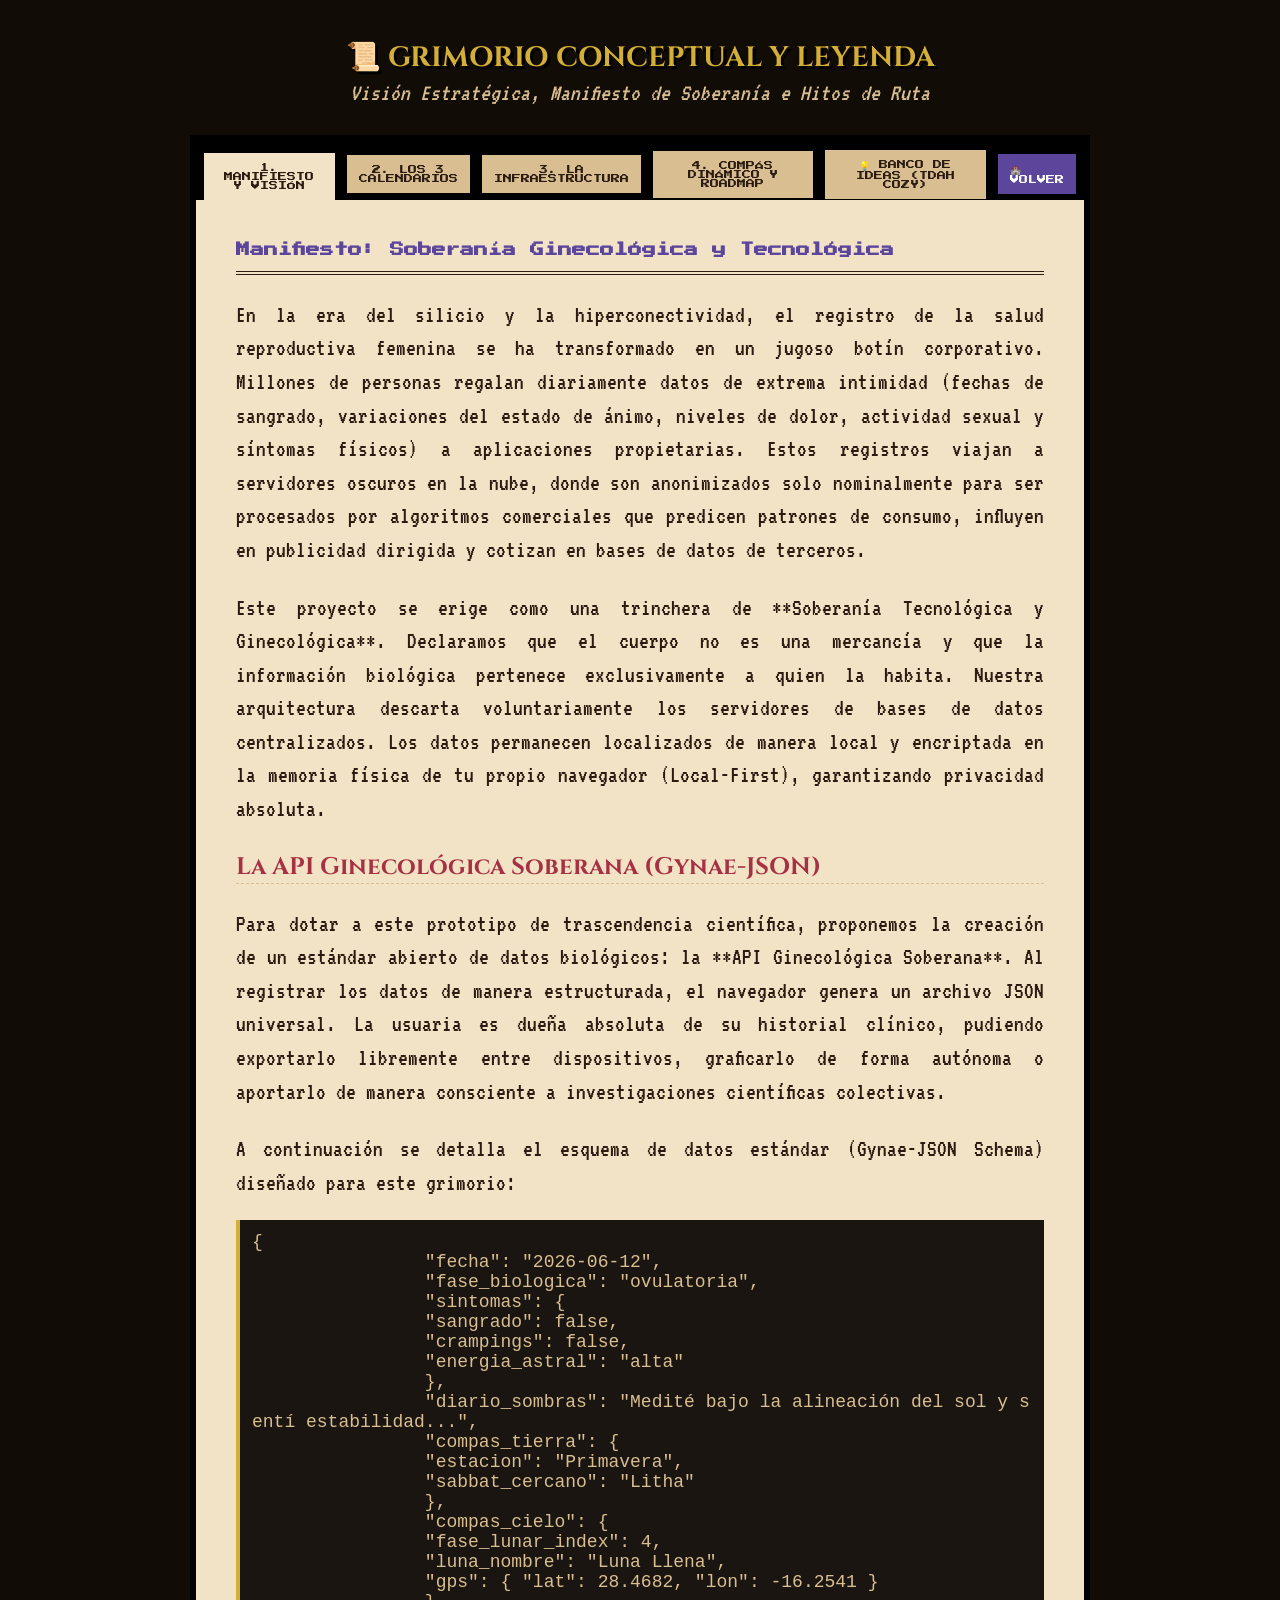
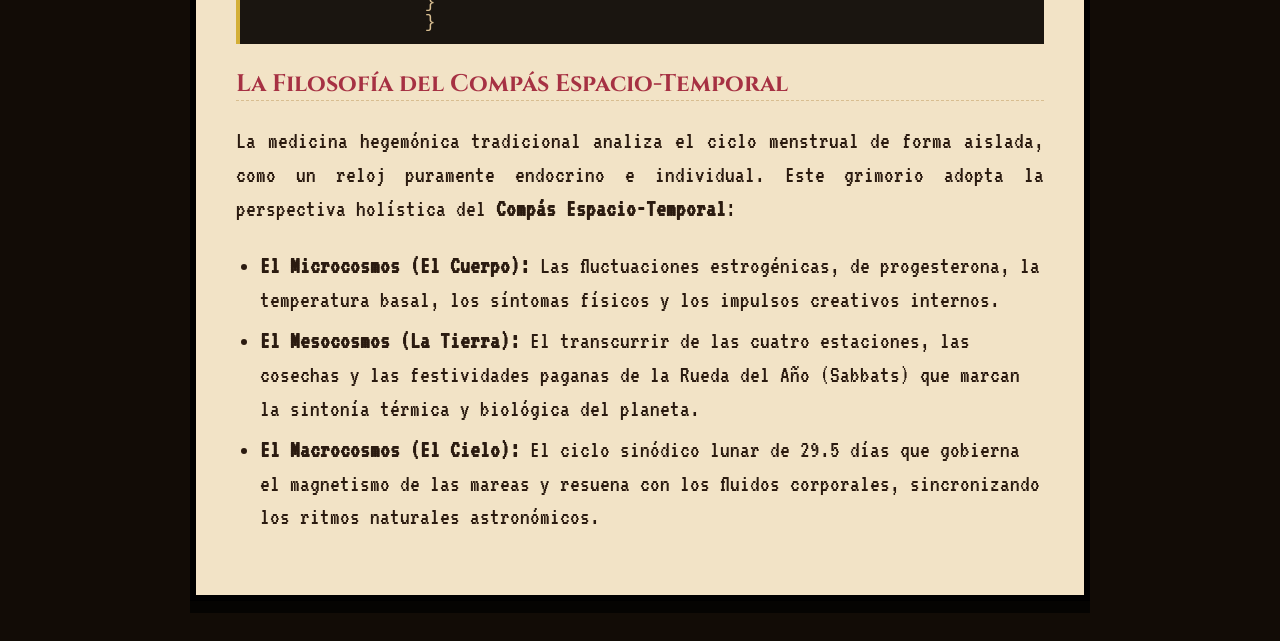
<file: documentacion.html>
<!DOCTYPE html>
<html lang="es">

<head>
    <meta charset="UTF-8">
    <meta name="viewport" content="width=device-width, initial-scale=1.0">
    <title>Manifiesto y Leyenda - Grimorio Cíclico</title>
    <link rel="icon"
        href="data:image/svg+xml,%3Csvg xmlns='http://www.w3.org/2000/svg' viewBox='0 0 16 16' width='16' height='16' style='image-rendering:pixelated'%3E%3Crect x='2' y='1' width='12' height='14' fill='%23382216' stroke='%231b0f0a' stroke-width='1'/%3E%3Crect x='1' y='3' width='2' height='2' fill='%237c8389'/%3E%3Crect x='1' y='7' width='2' height='2' fill='%237c8389'/%3E%3Crect x='1' y='11' width='2' height='2' fill='%237c8389'/%3E%3Crect x='7' y='6' width='3' height='3' fill='%23d4af37'/%3E%3Crect x='8' y='7' width='1' height='1' fill='%23ffee7d'/%3E%3C/svg%3E">
    <link
        href="https://fonts.googleapis.com/css2?family=Press+Start+2P&family=VT323&family=Cinzel:wght@700&display=swap"
        rel="stylesheet">
    <style>
        :root {
            --bg-dark: #120c06;
            --parchment: #f2e3c6;
            --parchment-dark: #d8be91;
            --ink: #2b1b10;
            --magic-purple: #5c469c;
            --blood-rose: #a63143;
            --gold: #d4af37;
        }

        * {
            box-sizing: border-box;
            image-rendering: pixelated;
        }

        body {
            background-color: var(--bg-dark);
            color: var(--parchment);
            font-family: 'VT323', monospace;
            font-size: 24px;
            margin: 0;
            padding: 20px;
            display: flex;
            flex-direction: column;
            align-items: center;
        }

        header {
            text-align: center;
            margin-bottom: 30px;
        }

        h1 {
            font-family: 'Cinzel', serif;
            font-size: 28px;
            color: var(--gold);
            text-shadow: 3px 3px 0px #000;
            margin-bottom: 5px;
        }

        .subtitle {
            font-size: 24px;
            color: var(--parchment-dark);
            font-style: italic;
        }

        /* Contenedor del Grimorio */
        .grimorio-book {
            background-color: var(--parchment);
            color: var(--ink);
            border: 6px solid #000;
            max-width: 900px;
            width: 100%;
            box-shadow: 0 12px 0px rgba(0, 0, 0, 0.7);
            display: flex;
            flex-direction: column;
        }

        /* Pestañas de Navegación de la Documentación */
        .tabs-container {
            display: flex;
            background-color: #000;
            padding: 4px 4px 0 4px;
            gap: 4px;
            overflow-x: auto;
            align-items: center;
        }

        .tab-btn {
            background-color: var(--parchment-dark);
            color: var(--ink);
            border: 4px solid #000;
            border-bottom: none;
            font-family: 'Press Start 2P', cursive;
            font-size: 9px;
            padding: 10px 12px;
            cursor: pointer;
            text-decoration: none;
            display: inline-flex;
            align-items: center;
            justify-content: center;
        }

        .tab-btn.active {
            background-color: var(--parchment);
            transform: translateY(4px);
            padding-bottom: 14px;
        }

        /* Cuerpo de las Páginas */
        .page-content {
            padding: 40px;
            min-height: 480px;
            display: none;
        }

        .page-content.active {
            display: block;
        }

        h2 {
            font-family: 'Press Start 2P', cursive;
            font-size: 14px;
            margin-top: 0;
            border-bottom: 4px double var(--ink);
            padding-bottom: 10px;
            color: var(--magic-purple);
            line-height: 1.5;
        }

        h3 {
            font-family: 'Cinzel', serif;
            font-size: 24px;
            color: var(--blood-rose);
            margin: 24px 0 10px 0;
            border-bottom: 1px dashed var(--parchment-dark);
        }

        p {
            line-height: 1.4;
            margin-bottom: 20px;
            text-align: justify;
        }

        ul,
        ol {
            margin-bottom: 20px;
            padding-left: 24px;
            line-height: 1.4;
        }

        li {
            margin-bottom: 8px;
        }

        /* Elementos de Leyenda / Tarjetas */
        .legend-grid {
            display: grid;
            grid-template-columns: 1fr 1fr;
            gap: 20px;
            margin-top: 20px;
        }

        @media (max-width: 600px) {
            .legend-grid {
                grid-template-columns: 1fr;
            }
        }

        .legend-card {
            border: 3px dashed var(--ink);
            padding: 20px;
            background-color: rgba(0, 0, 0, 0.03);
            margin-bottom: 20px;
            line-height: 1.4;
        }

        .legend-title {
            font-family: 'Press Start 2P', cursive;
            font-size: 10px;
            display: flex;
            align-items: center;
            gap: 10px;
            margin-bottom: 12px;
            text-transform: uppercase;
        }

        .badge {
            display: inline-block;
            padding: 2px 8px;
            background-color: var(--ink);
            color: var(--parchment);
            font-size: 16px;
            font-family: 'Press Start 2P', monospace;
        }

        .step-list {
            margin: 0;
            padding-left: 20px;
        }

        .step-list li {
            margin-bottom: 15px;
        }

        .code-block {
            background-color: #1a1510;
            color: #d8be91;
            padding: 12px;
            font-family: monospace;
            font-size: 18px;
            border-left: 4px solid var(--gold);
            margin: 10px 0 20px 0;
            white-space: pre-wrap;
            word-break: break-all;
            image-rendering: auto;
        }
    </style>
</head>

<body>

    <header>
        <h1>📜 GRIMORIO CONCEPTUAL Y LEYENDA</h1>
        <div class="subtitle">Visión Estratégica, Manifiesto de Soberanía e Hitos de Ruta</div>
    </header>

    <div class="grimorio-book">
        <!-- Pestañas Interactivas -->
        <div class="tabs-container">
            <button class="tab-btn active" onclick="switchPage('vision', this)">1. MANIFIESTO Y VISIÓN</button>
            <button class="tab-btn" onclick="switchPage('calendarios', this)">2. LOS 3 CALENDARIOS</button>
            <button class="tab-btn" onclick="switchPage('arquitectura', this)">3. LA INFRAESTRUCTURA</button>
            <button class="tab-btn" onclick="switchPage('hojaruta', this)">4. COMPÁS DINÁMICO Y ROADMAP</button>
            <button class="tab-btn" onclick="switchPage('brainstorm', this)">💡 BANCO DE IDEAS (TDAH COZY)</button>

            <!-- Botón de Retorno al Portal -->
            <a href="index.html" class="tab-btn"
                style="background-color: var(--magic-purple); color: white; margin-left: auto; border-left: 4px solid #000;">
                🏰 VOLVER
            </a>
        </div>

        <!-- PÁGINA 1: Manifiesto y Visión -->
        <div id="vision" class="page-content active">
            <h2>Manifiesto: Soberanía Ginecológica y Tecnológica</h2>

            <p>En la era del silicio y la hiperconectividad, el registro de la salud reproductiva femenina se ha
                transformado en un jugoso botín corporativo. Millones de personas regalan diariamente datos de extrema
                intimidad (fechas de sangrado, variaciones del estado de ánimo, niveles de dolor, actividad sexual y
                síntomas físicos) a aplicaciones propietarias. Estos registros viajan a servidores oscuros en la nube,
                donde son anonimizados solo nominalmente para ser procesados por algoritmos comerciales que predicen
                patrones de consumo, influyen en publicidad dirigida y cotizan en bases de datos de terceros.</p>

            <p>Este proyecto se erige como una trinchera de **Soberanía Tecnológica y Ginecológica**. Declaramos que el
                cuerpo no es una mercancía y que la información biológica pertenece exclusivamente a quien la habita.
                Nuestra arquitectura descarta voluntariamente los servidores de bases de datos centralizados. Los datos
                permanecen localizados de manera local y encriptada en la memoria física de tu propio navegador
                (Local-First), garantizando privacidad absoluta.</p>

            <h3>La API Ginecológica Soberana (Gynae-JSON)</h3>
            <p>Para dotar a este prototipo de trascendencia científica, proponemos la creación de un estándar abierto de
                datos biológicos: la **API Ginecológica Soberana**. Al registrar los datos de manera estructurada, el
                navegador genera un archivo JSON universal. La usuaria es dueña absoluta de su historial clínico,
                pudiendo exportarlo libremente entre dispositivos, graficarlo de forma autónoma o aportarlo de manera
                consciente a investigaciones científicas colectivas.</p>

            <p>A continuación se detalla el esquema de datos estándar (Gynae-JSON Schema) diseñado para este grimorio:
            </p>

            <div class="code-block">{
                "fecha": "2026-06-12",
                "fase_biologica": "ovulatoria",
                "sintomas": {
                "sangrado": false,
                "crampings": false,
                "energia_astral": "alta"
                },
                "diario_sombras": "Medité bajo la alineación del sol y sentí estabilidad...",
                "compas_tierra": {
                "estacion": "Primavera",
                "sabbat_cercano": "Litha"
                },
                "compas_cielo": {
                "fase_lunar_index": 4,
                "luna_nombre": "Luna Llena",
                "gps": { "lat": 28.4682, "lon": -16.2541 }
                }
                }</div>

            <h3>La Filosofía del Compás Espacio-Temporal</h3>
            <p>La medicina hegemónica tradicional analiza el ciclo menstrual de forma aislada, como un reloj puramente
                endocrino e individual. Este grimorio adopta la perspectiva holística del <strong>Compás
                    Espacio-Temporal</strong>:</p>

            <ul>
                <li><strong>El Microcosmos (El Cuerpo):</strong> Las fluctuaciones estrogénicas, de progesterona, la
                    temperatura basal, los síntomas físicos y los impulsos creativos internos.</li>
                <li><strong>El Mesocosmos (La Tierra):</strong> El transcurrir de las cuatro estaciones, las cosechas y
                    las festividades paganas de la Rueda del Año (Sabbats) que marcan la sintonía térmica y biológica
                    del planeta.</li>
                <li><strong>El Macrocosmos (El Cielo):</strong> El ciclo sinódico lunar de 29.5 días que gobierna el
                    magnetismo de las mareas y resuena con los fluidos corporales, sincronizando los ritmos naturales
                    astronómicos.</li>
            </ul>
        </div>

        <!-- PÁGINA 2: Los 3 Calendarios (Leyenda) -->
        <div id="calendarios" class="page-content">
            <h2>Las Tres Capas del Tiempo</h2>
            <p>En lugar de ver la típica cuadrícula rígida de Google Calendar, nuestra aplicación superpone tres formas
                distintas de entender los ciclos:</p>

            <div class="legend-grid">
                <div class="legend-card">
                    <div class="legend-title">🌙 1. Ciclo Lunación</div>
                    <p><strong>Foco:</strong> El cielo astronómico (29.5 días).</p>
                    <p>Muestra cómo influye la Luna Nueva, Creciente, Llena y Menguante. Utiliza una representación de
                        iconos pixel-art que cambian de fase según el día lunar activo para alinear tu energía con el
                        magnetismo del satélite.</p>
                </div>
                <div class="legend-card">
                    <div class="legend-title">🍂 2. Ciclo Terrestre</div>
                    <p><strong>Foco:</strong> Las Estaciones y la Rueda Pagana.</p>
                    <p>Ubica tus registros dentro de los cuadrantes estacionales y resalta los 8 Sabbats (Yule, Imbolc,
                        Ostara, Beltane...) como hitos de energía natural donde el Sol cambia de declinación.</p>
                </div>
                <div class="legend-card">
                    <div class="legend-title">🩸 3. Ciclo Interno</div>
                    <p><strong>Foco:</strong> Salud y Síntomas Biológicos.</p>
                    <p>Vistas flexibles por ciclos de 28 días (fases menstrual, folicular, ovulatoria y lútea)
                        permitiendo ver la correspondencia hormonal libre de los límites gregorianos de los meses
                        comunes.</p>
                </div>
                <div class="legend-card" style="grid-column: 1 / -1;">
                    <div class="legend-title">📍 Capa Geográfica</div>
                    <p>Integración de coordenadas GPS locales para mapear con precisión las horas solares reales e
                        indexar la visualización del cielo sobre ti de manera local y soberana.</p>
                </div>
            </div>
        </div>

        <!-- PÁGINA 3: Infraestructura Técnica -->
        <div id="arquitectura" class="page-content">
            <h2>Cómo se Construye (Sin Colapsar)</h2>
            <p>Para aprender desarrollo web sin que el backend se nos atraviese, utilizaremos una arquitectura puramente
                <strong>Frontend</strong> en las primeras fases:</p>

            <div class="legend-grid">
                <div class="legend-card">
                    <div class="legend-title"><span class="badge">HTML5</span> El Pergamino</div>
                    La estructura base de las páginas. Cada vista del calendario o diario será un archivo HTML limpio
                    conectado a tu index.html.
                </div>
                <div class="legend-card">
                    <div class="legend-title"><span class="badge">CSS3</span> La Magia Visual</div>
                    Hacer que todo parezca un videojuego pixel art acogedor usando fuentes pixeladas, colores
                    tierra/nocturnos y renderizado crujiente.
                </div>
                <div class="legend-card">
                    <div class="legend-title"><span class="badge">JS</span> El Motor Cíclico</div>
                    JavaScript se encargará de calcular las fechas, conectar con las APIs de astronomía y reaccionar
                    cuando hagas clic en la pantalla.
                </div>
                <div class="legend-card">
                    <div class="legend-title"><span class="badge">Local</span> El Cofre Secreto</div>
                    Usaremos <strong>LocalStorage</strong> del navegador. Tus datos de salud se quedan guardados en tu
                    propio ordenador, sin bases de datos complejas ni servidores locales. Privacidad 100% soberana.
                </div>
            </div>

            <h3>Anomalía de la Marea Temporal: El Bug de la Hora UTC y la Solución Geográfica</h3>
            <p><strong>El Desafío Técnico:</strong> Tanto los servidores de desarrollo (entornos Docker, VPS Cloud) como
                las APIs de efemérides astronómicas operan nativamente en la hora de Tiempo Universal Coordinado
                (UTC/Zulú). Esto genera un desfase visual muy molesto para la usuaria al calcular eventos solares y
                lunares, ya que la medianoche astronómica UTC choca con la zona horaria real local de la Península
                Ibérica y las Islas Canarias.</p>

            <div class="legend-card" style="border-color: var(--blood-rose);">
                <div class="legend-title" style="color: var(--blood-rose);">🛡️ La Solución de Ingeniería: El Guardián
                    de los Husos Horarios</div>
                <p>Implementación de un sistema de corrección inteligente basado en geolocalización. Al sintonizar las
                    coordenadas por GPS, el script leerá la longitud geográfica:</p>
                <ul>
                    <li>Si la longitud detectada se alinea con el huso atlántico (entre -15° y -18°), se identifica
                        automáticamente la ubicación como las <strong>Islas Afortunadas (Islas Canarias)</strong>.</li>
                    <li>La interfaz desplegará de inmediato un selector místico pixel art notificando: <em>"Detectada la
                            alineación de las Islas Afortunadas (Canarias). ¿Deseas sintonizar este huso horario o el de
                            la Península?"</em>.</li>
                    <li>Esta sintonización ajustará de manera dinámica los desfases de hora local (UTC+0 / UTC+1 según
                        la estación), blindando los cálculos del diorama del cielo, la posición de los astros y los
                        registros en la enciclopedia ginecológica contra desfases horarios.</li>
                </ul>
            </div>
        </div>

        <!-- PÁGINA 4: Hitos del Compás y Roadmap -->
        <div id="hojaruta" class="page-content">
            <h2>Compás Dinámico y Roadmap Técnico</h2>

            <p>El siguiente paso en la evolución de nuestra plataforma es implementar el **Fondo Dinámico y Simulador
                Temporal (Estilo Daff Luna)**. Esta característica transformará el portal estático en un simulador
                visual interactivo que reacciona a cambios temporales. Al modificar la fecha y hora mediante controles
                ("viaje en el tiempo"), todo el firmamento físico y meteorológico de la pantalla cambiará al unísono.
            </p>

            <p>Estructuramos la hoja de ruta en 4 grandes hitos de desarrollo:</p>

            <div class="legend-card">
                <div class="legend-title" style="color: var(--magic-purple);">🌌 Hito A: El Escenario de Capas (CSS &
                    HTML)</div>
                <p>Maquetación de un sándwich visual tridimensional compuesto por capas apiladas con posicionamiento
                    absoluto:</p>
                <ul>
                    <li><strong>Capa 1 (Fondo):</strong> Degradado del cielo que muta de color. Mapeamos las 24 horas
                        del día en 4 clases clave: <code>.cielo-amanecer</code> (naranjas y rosas),
                        <code>.cielo-dia</code> (celeste brillante), <code>.cielo-atardecer</code> (ocres y dorados) y
                        <code>.cielo-noche</code> (azul noche con estrellas titilantes).</li>
                    <li><strong>Capa 2 (Astros móviles):</strong> Sol y Luna (con su fase respectiva) representados como
                        elementos SVG que se trasladan en una trayectoria parabólica.</li>
                    <li><strong>Capa 3 (Silueta del Bosque):</strong> Una franja pixel art estática de un bosque de
                        pinos en primer plano para dar profundidad.</li>
                    <li><strong>Capa 4 (Clima):</strong> Capa de filtros estacionales y partículas animadas (lluvia,
                        nieve o niebla).</li>
                </ul>
            </div>

            <div class="legend-card">
                <div class="legend-title" style="color: var(--blood-rose);">🕰️ Hito B: El Simulador de Tiempo
                    (JavaScript)</div>
                <p>Desvincular el sistema de la hora estática del ordenador. Introducimos una variable global reactiva
                    <code>fechaActiva</code>. Se crearán deslizadores y selectores de fecha en la UI para simular un
                    "viaje temporal". Al arrastrar la hora de la tarde a la noche, el firmamento pasará de naranja a
                    estrellado de forma fluida y la libreta de sobremesa recalculará su fecha.</p>
            </div>

            <div class="legend-card">
                <div class="legend-title" style="color: var(--gold);">🌧️ Hito C: Invocación del Clima Real (API Fetch)
                </div>
                <p>Conexión del GPS con la API meteorológica libre de **Open-Meteo**. Al sincronizar coordenadas o
                    ingresar una fecha, JavaScript realizará un <code>fetch</code> para obtener la temperatura y estado
                    meteorológico real en tu ubicación. Si la API indica tormenta o nieve, se activarán las partículas
                    de lluvia o copos pixel-art en la capa climática superior.</p>
            </div>

            <div class="legend-card">
                <div class="legend-title" style="color: #4682B4;">☀️ Hito D: El Firmamento de Daff Luna (Astronomía)
                </div>
                <p>Implementación de algoritmos matemáticos basados en fórmulas trigonométricas de efemérides.
                    Utilizando la latitud, longitud y fecha seleccionadas, calcularemos la elevación exacta del Sol y el
                    ángulo de iluminación lunar. Esto posicionará de forma matemáticamente exacta los astros móviles en
                    nuestra Capa 2 para simular el cielo real sobre España (Península o Canarias) en cualquier época del
                    año.</p>
            </div>
        </div>

        <!-- PÁGINA 5: Banco de Ideas (TDAH Cozy) -->
        <div id="brainstorm" class="page-content">
            <h2>Santuario Digital de Autoestudio y Conexión (TDAH Cozy)</h2>
            <p>Diseñado especialmente para mentes neurodivergentes (TDAH y Altas Capacidades). Proponemos un sistema de
                registro flexible, estimulante, no intrusivo y altamente visual que promueve el autoconocimiento
                reflexivo en lugar de la presión de tareas rígidas.</p>

            <div class="legend-grid">
                <div class="legend-card">
                    <div class="legend-title" style="color: var(--blood-rose);"><span class="badge">A</span> Cuerpo y
                        Biología: Bullet Journal Digital</div>
                    <p><strong>Registro sin números ni presiones:</strong> Reemplazamos las métricas cuantitativas de
                        dolor o energía (del 1 al 5) por arquetipos y palabras evocadoras que permiten un registro
                        intuitivo y descriptivo (ej. <em>"Ermitaña"</em>, <em>"Radiante"</em>, <em>"Calma"</em>,
                        <em>"Neblina"</em>).</p>
                    <p><strong>Bitácora Nutricional y Enciclopedia Orgánica:</strong> Incorpora un organizador de
                        comidas semanal y una base de autoconocimiento personalizada que archiva automáticamente los
                        síntomas recurrentes de la usuaria. Esto permite analizar retrospectivamente y de manera
                        soberana las correlaciones ginecológicas con su propia neurodivergencia.</p>
                </div>

                <div class="legend-card">
                    <div class="legend-title" style="color: var(--gold);"><span class="badge">B</span> Alma, Fe y Ritmo:
                        Sincronía Mística y Litúrgica</div>
                    <p><strong>Sincretismo Temporal:</strong> Fusión armónica de los 8 Sabbats de la Rueda del Año con
                        las festividades litúrgicas cristianas y tradicionales de mayor arraigo cultural (Yule/Navidad,
                        Imbolc/Candelaria, Litha/San Juan, Samhain/Todos los Santos), sintonizando los ritmos naturales
                        con el calendario festivo colectivo.</p>
                    <p><strong>Refugio del Estudio Bíblico:</strong> Un motor devocional que sugiere de forma
                        inteligente pasajes y versículos bíblicos alineados con la estación del año y la tónica de la
                        energía física diaria, aportando un espacio diario para la calma y la contemplación mística.</p>
                </div>

                <div class="legend-card" style="grid-column: 1 / -1;">
                    <div class="legend-title" style="color: var(--magic-purple);"><span class="badge">C</span> Entorno y
                        Etnografía Sonora: Armonía Vibracional</div>
                    <p><strong>Sintonía Cozy Integrada:</strong> Enlace nativo con la API de Spotify para reproducir
                        música instrumental, sonidos de naturaleza y melodías cozy directamente desde el grimorio
                        interactivo para hacer del momento de registro un ritual agradable y sensorial.</p>
                    <p>Música de ambiente por <a href="https://pixabay.com/users/deuslower-45666444/?utm_source=link-attribution&utm_medium=referral&utm_campaign=music&utm_content=264986" target="_blank">Vlad Bakutov</a> desde <a href="https://pixabay.com//?utm_source=link-attribution&utm_medium=referral&utm_campaign=music&utm_content=264986" target="_blank">Pixabay</a></p>
                    <p><strong>Spotify Wrapped Ginecológico:</strong> Un algoritmo etnográfico propio que al final del
                        año analiza el microcosmos y el macrocosmos de la usuaria, cruzando datos musicales con sus
                        estados emocionales y ciclos lunares para regalarle un reporte visual de qué canciones, lunas y
                        estados marcaron sus patrones creativos y biológicos anuales.</p>
                </div>
            </div>
        </div>
    </div>

    <script>
        // Función interactiva en JavaScript para cambiar de página
        function switchPage(pageId, tabEl) {
            // 1. Ocultar todas las páginas
            const pages = document.querySelectorAll('.page-content');
            pages.forEach(page => page.classList.remove('active'));

            // 2. Desactivar el estilo de todas las pestañas
            const tabs = document.querySelectorAll('.tab-btn');
            tabs.forEach(tab => tab.classList.remove('active'));

            // 3. Mostrar la página seleccionada
            document.getElementById(pageId).classList.add('active');

            // 4. Activar la pestaña correcta usando el elemento pasado
            if (tabEl) {
                tabEl.classList.add('active');
            }
        }
    </script>
</body>

</html>
</file>
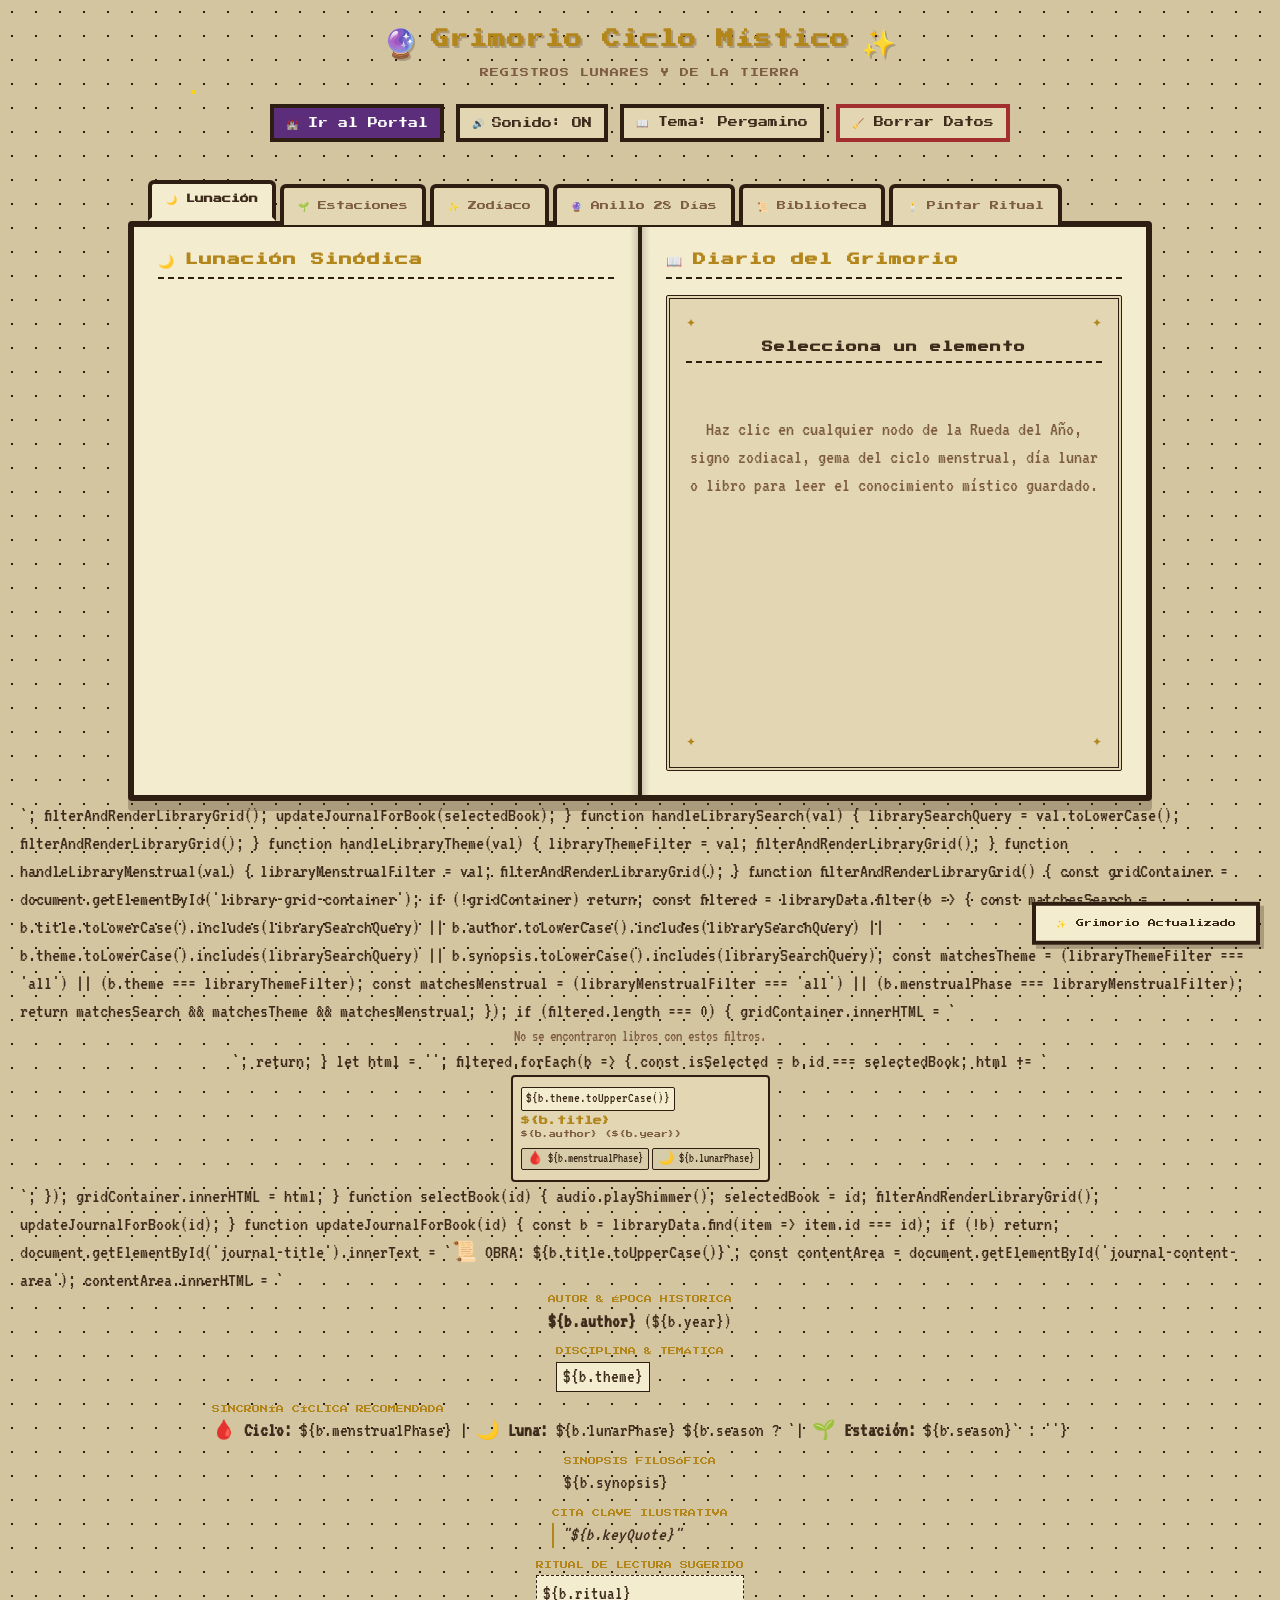
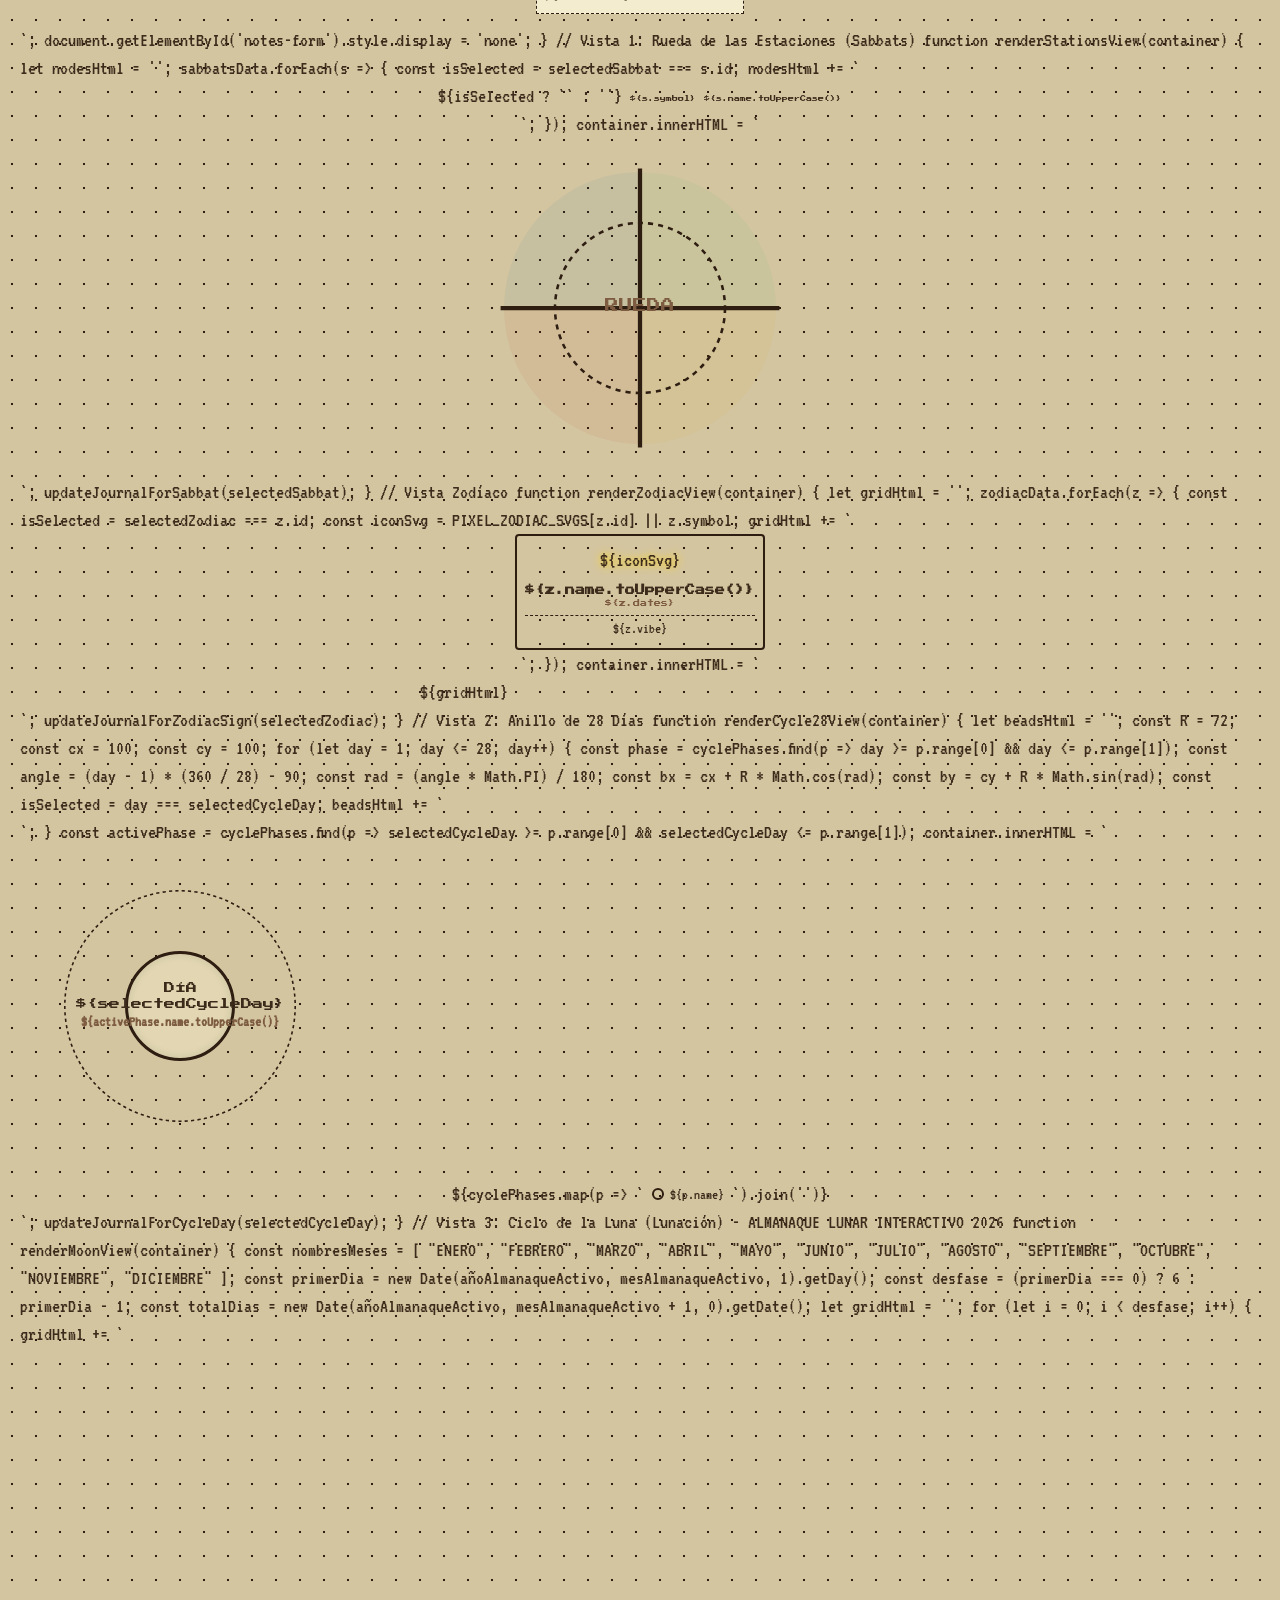
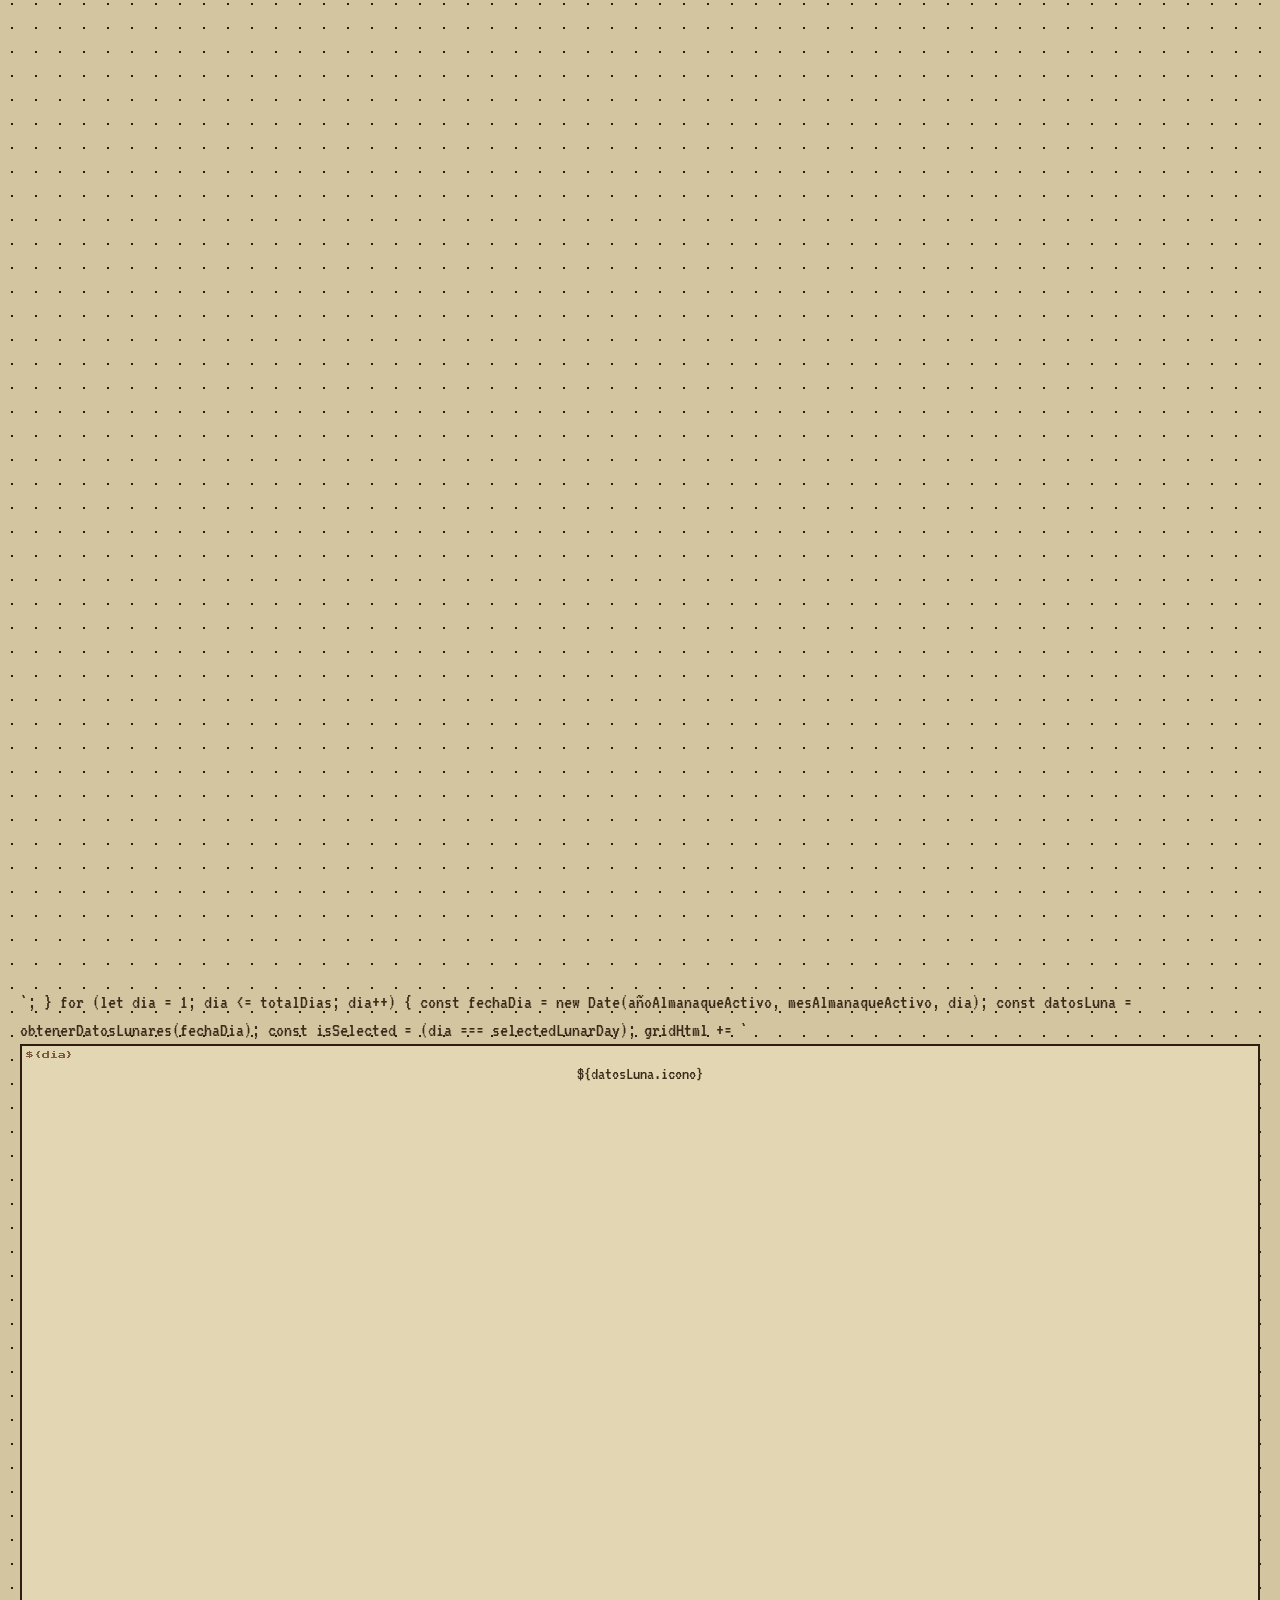
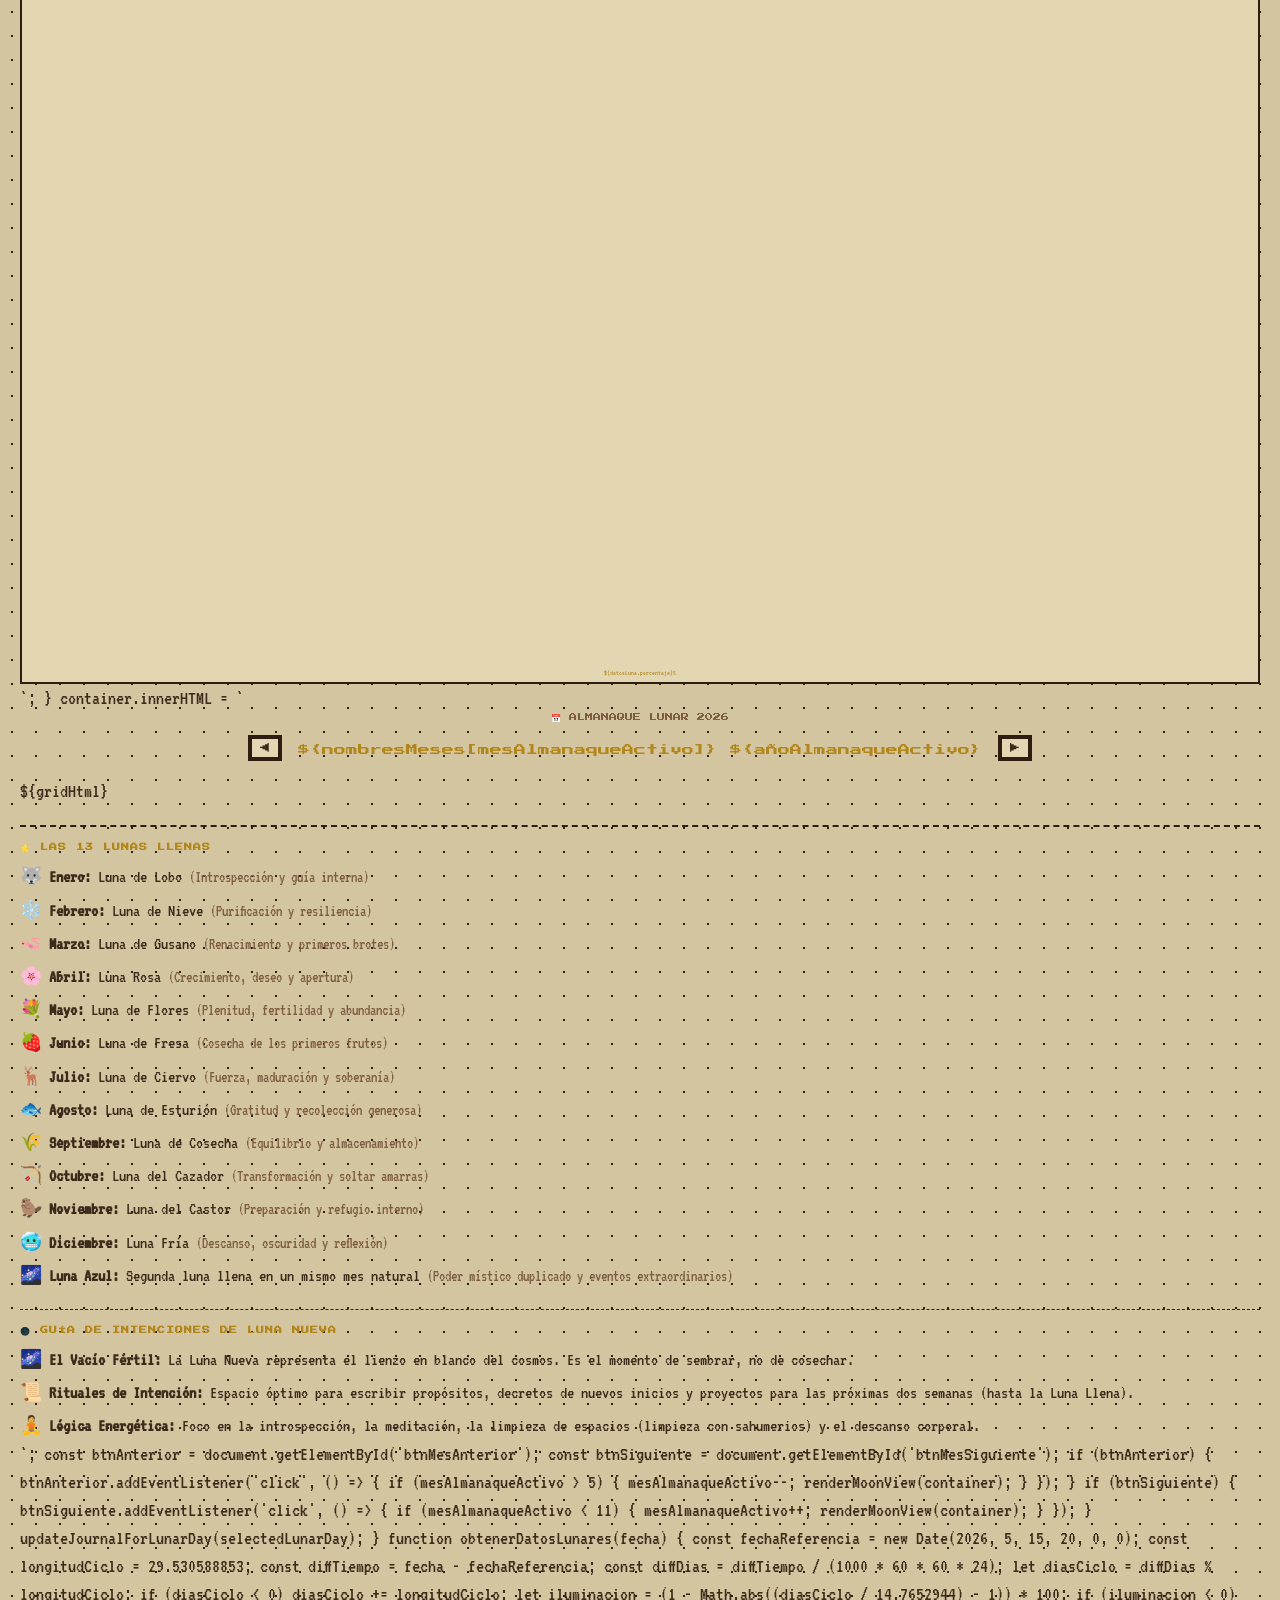
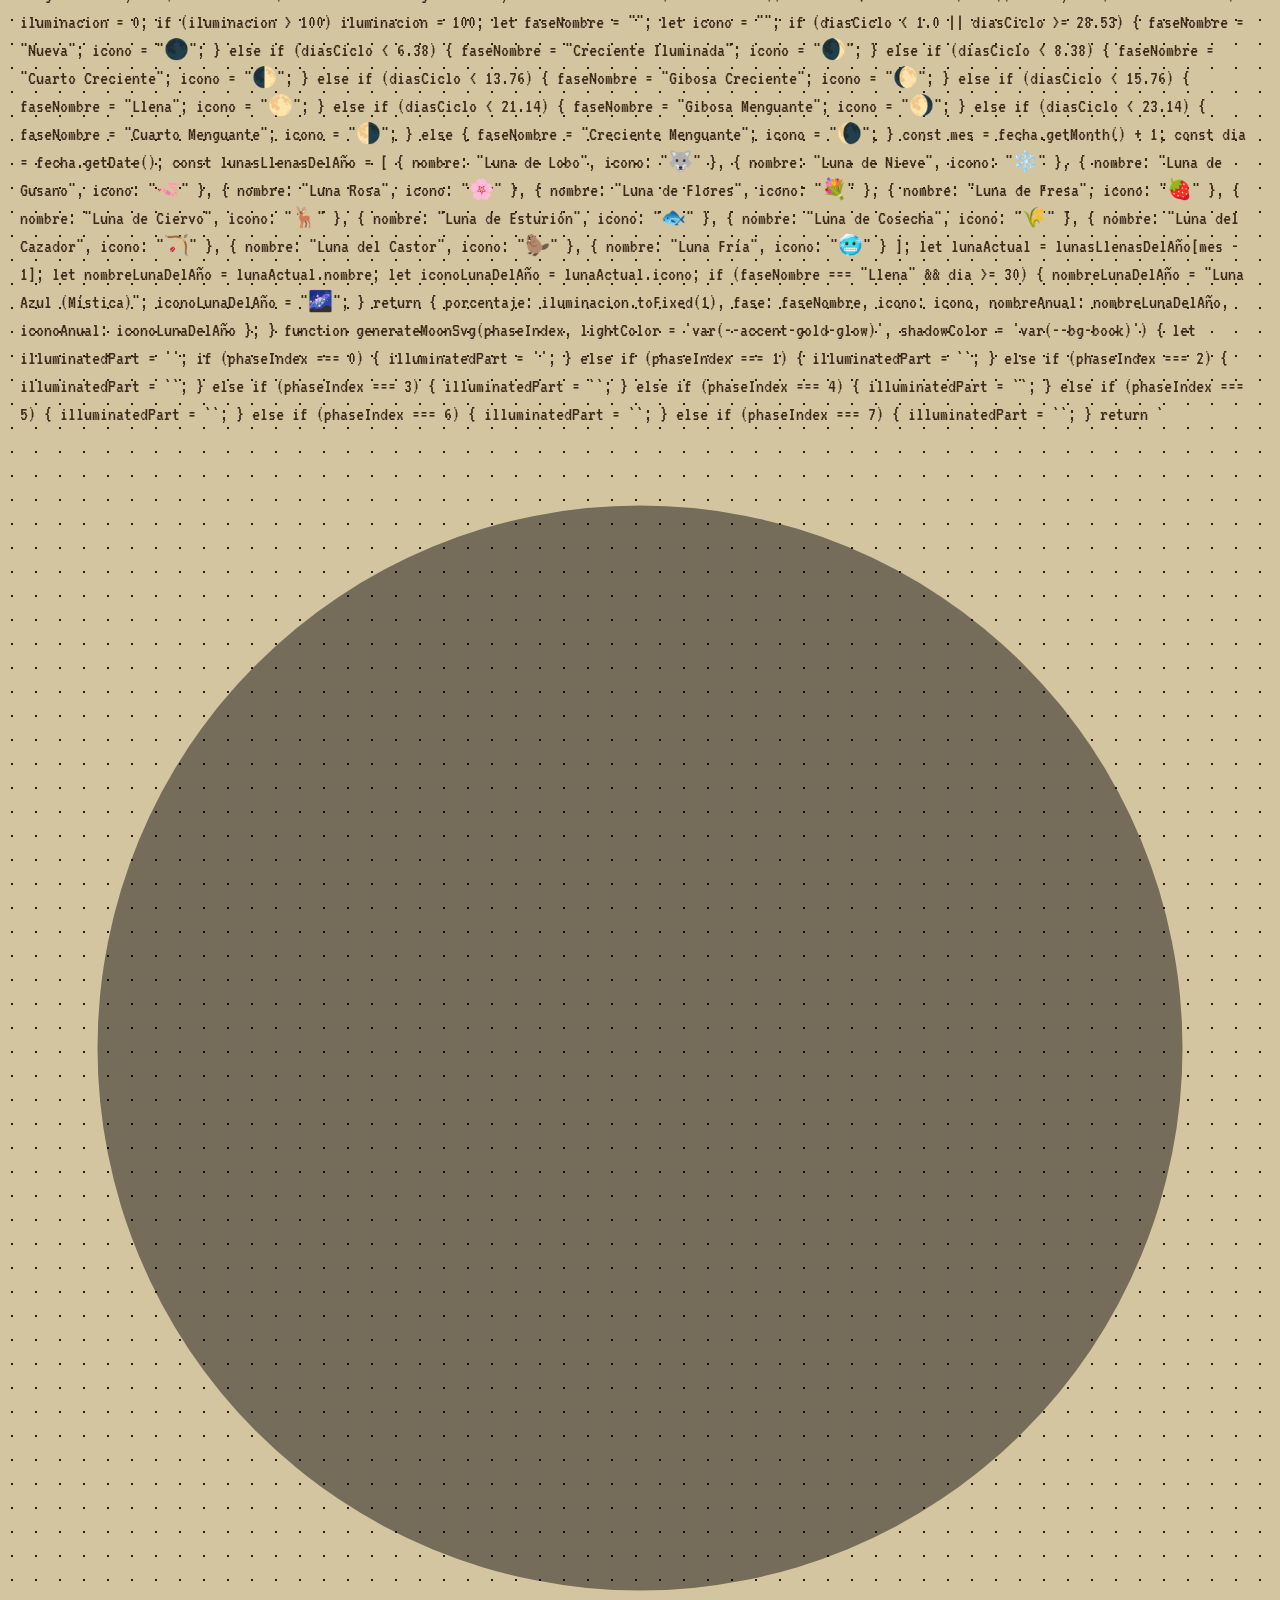
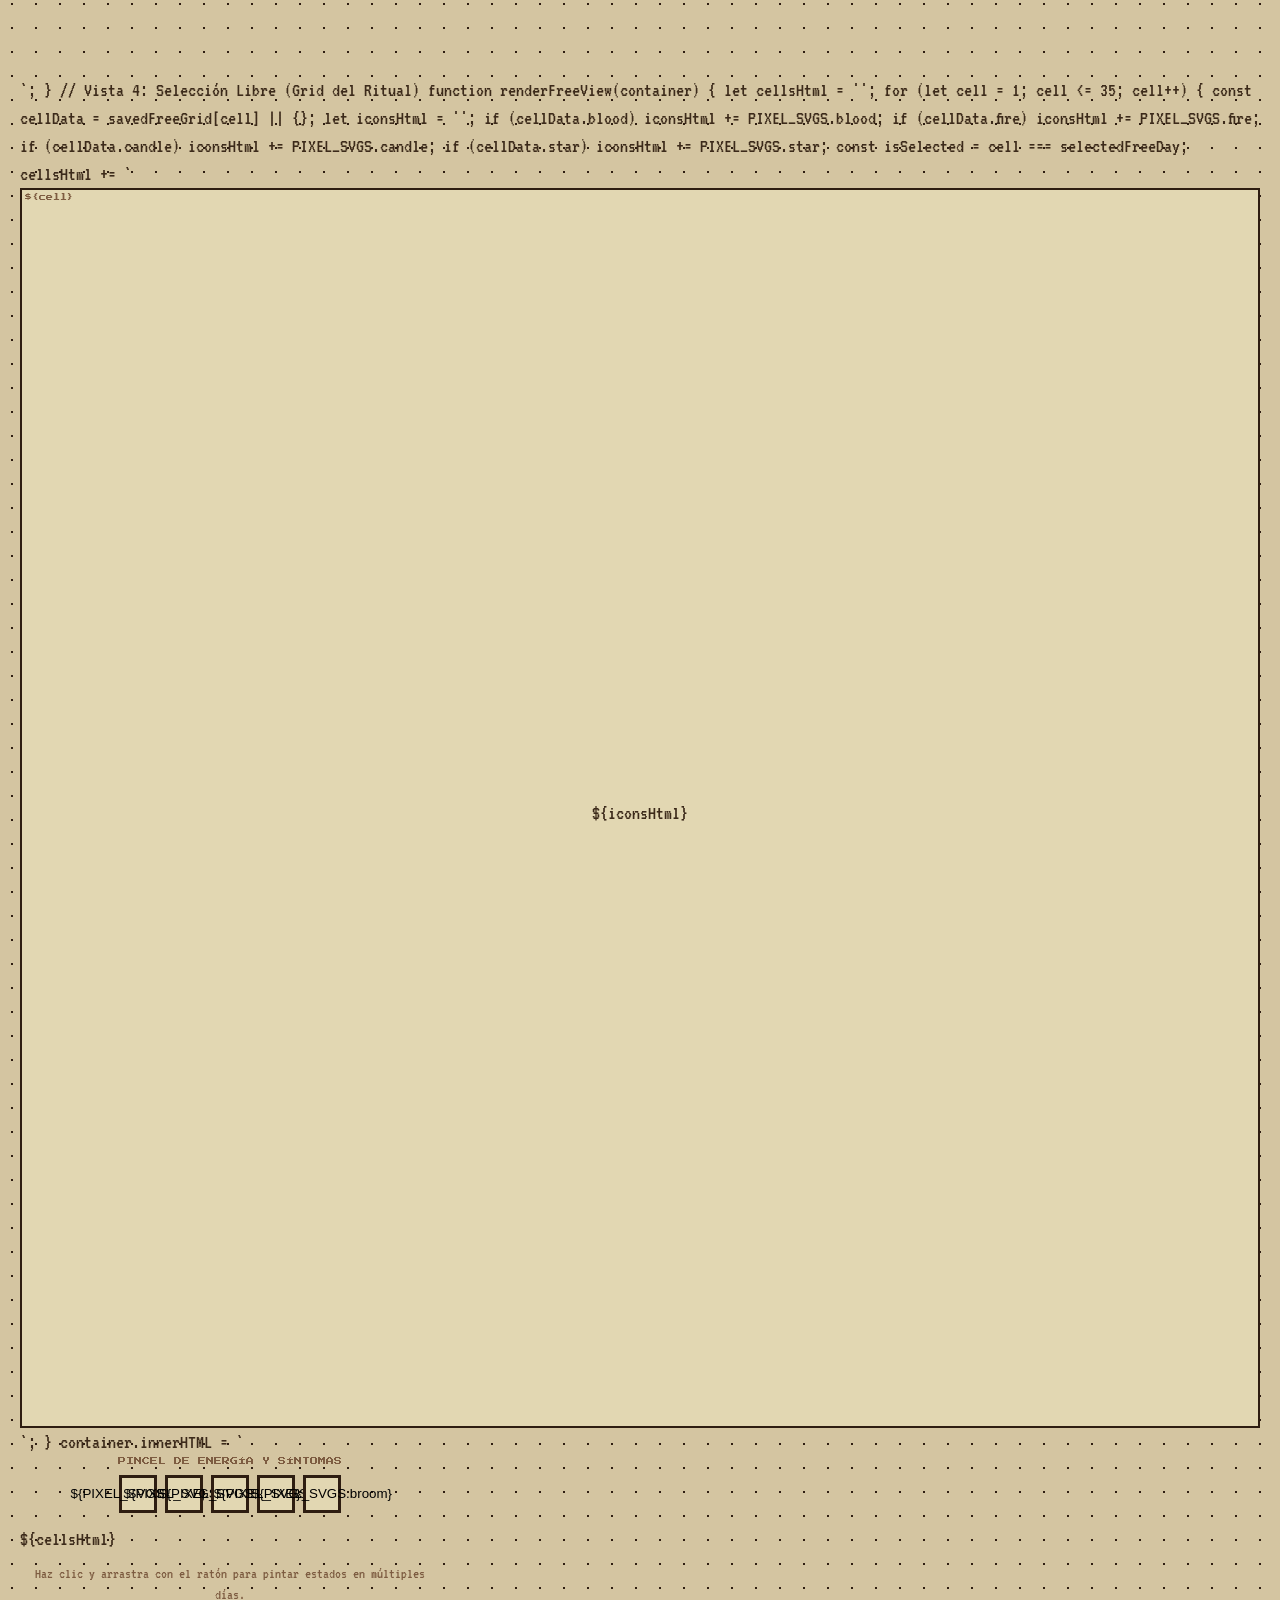
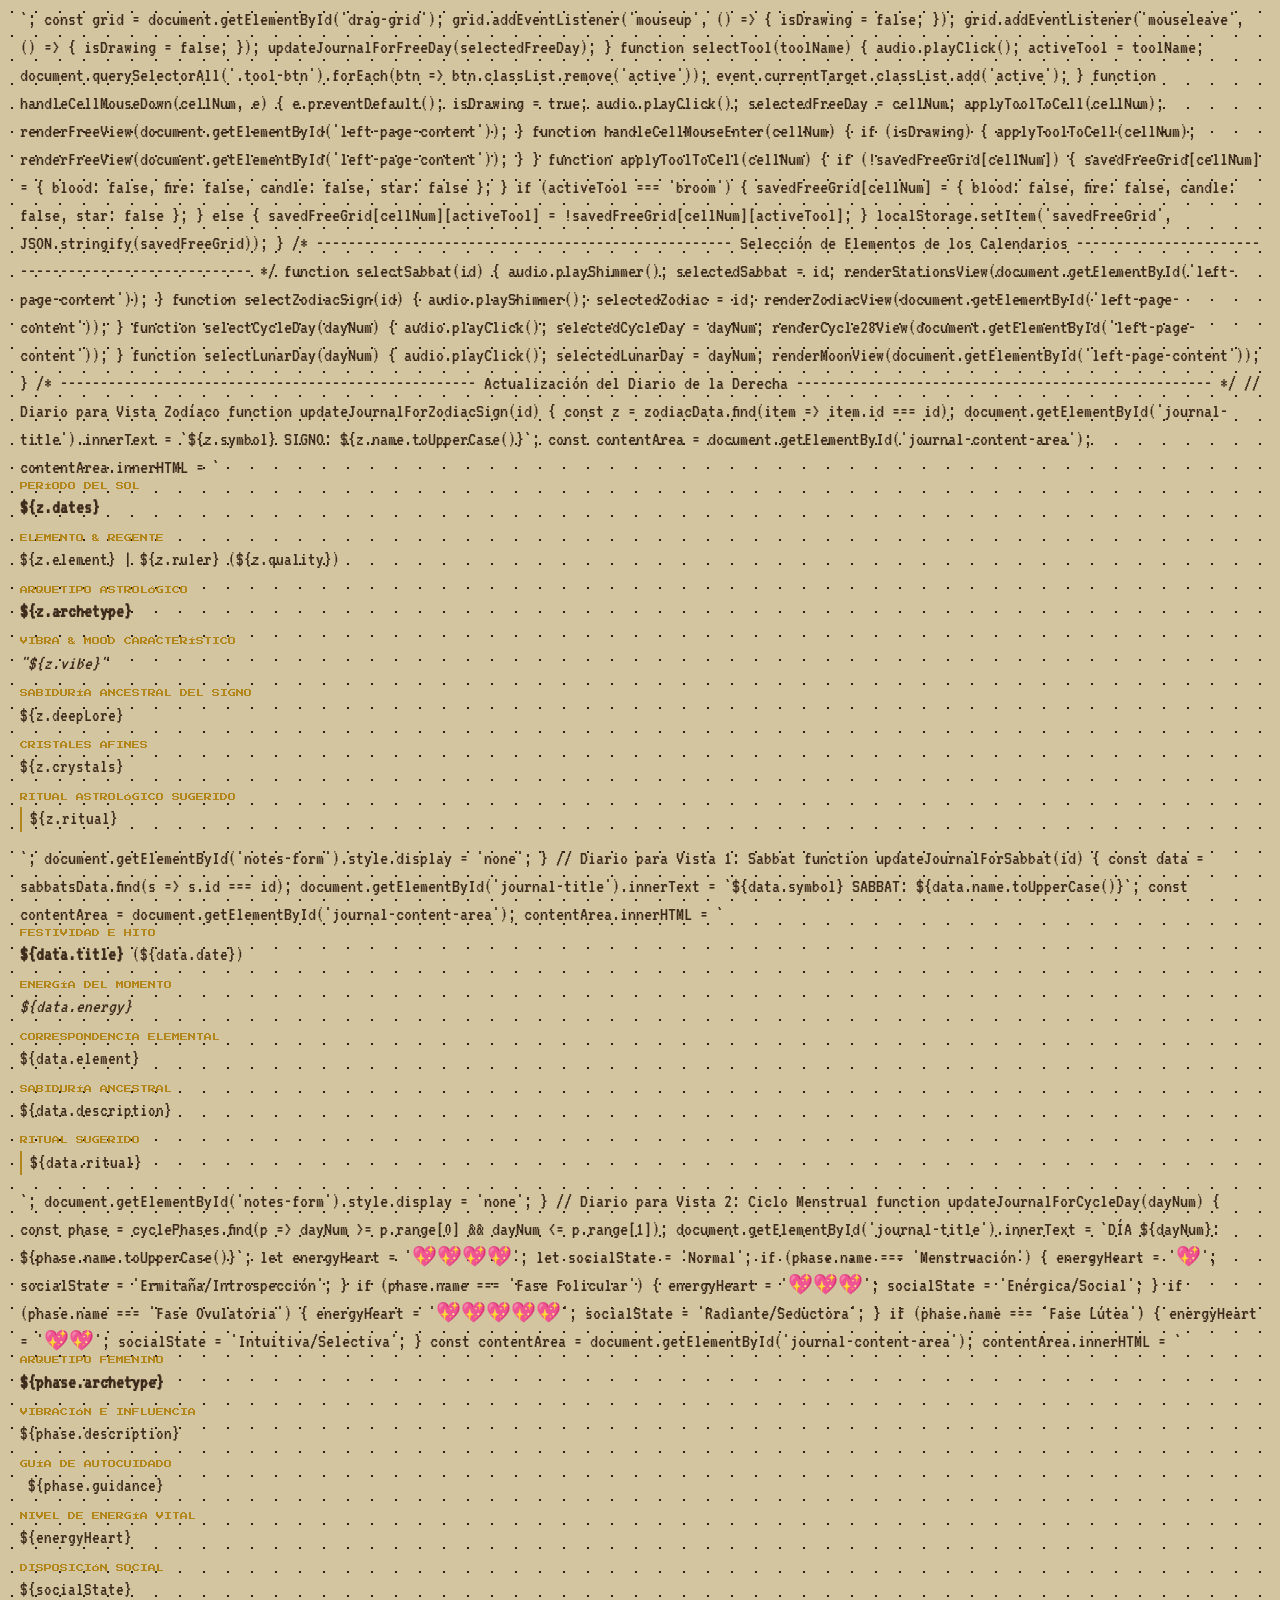
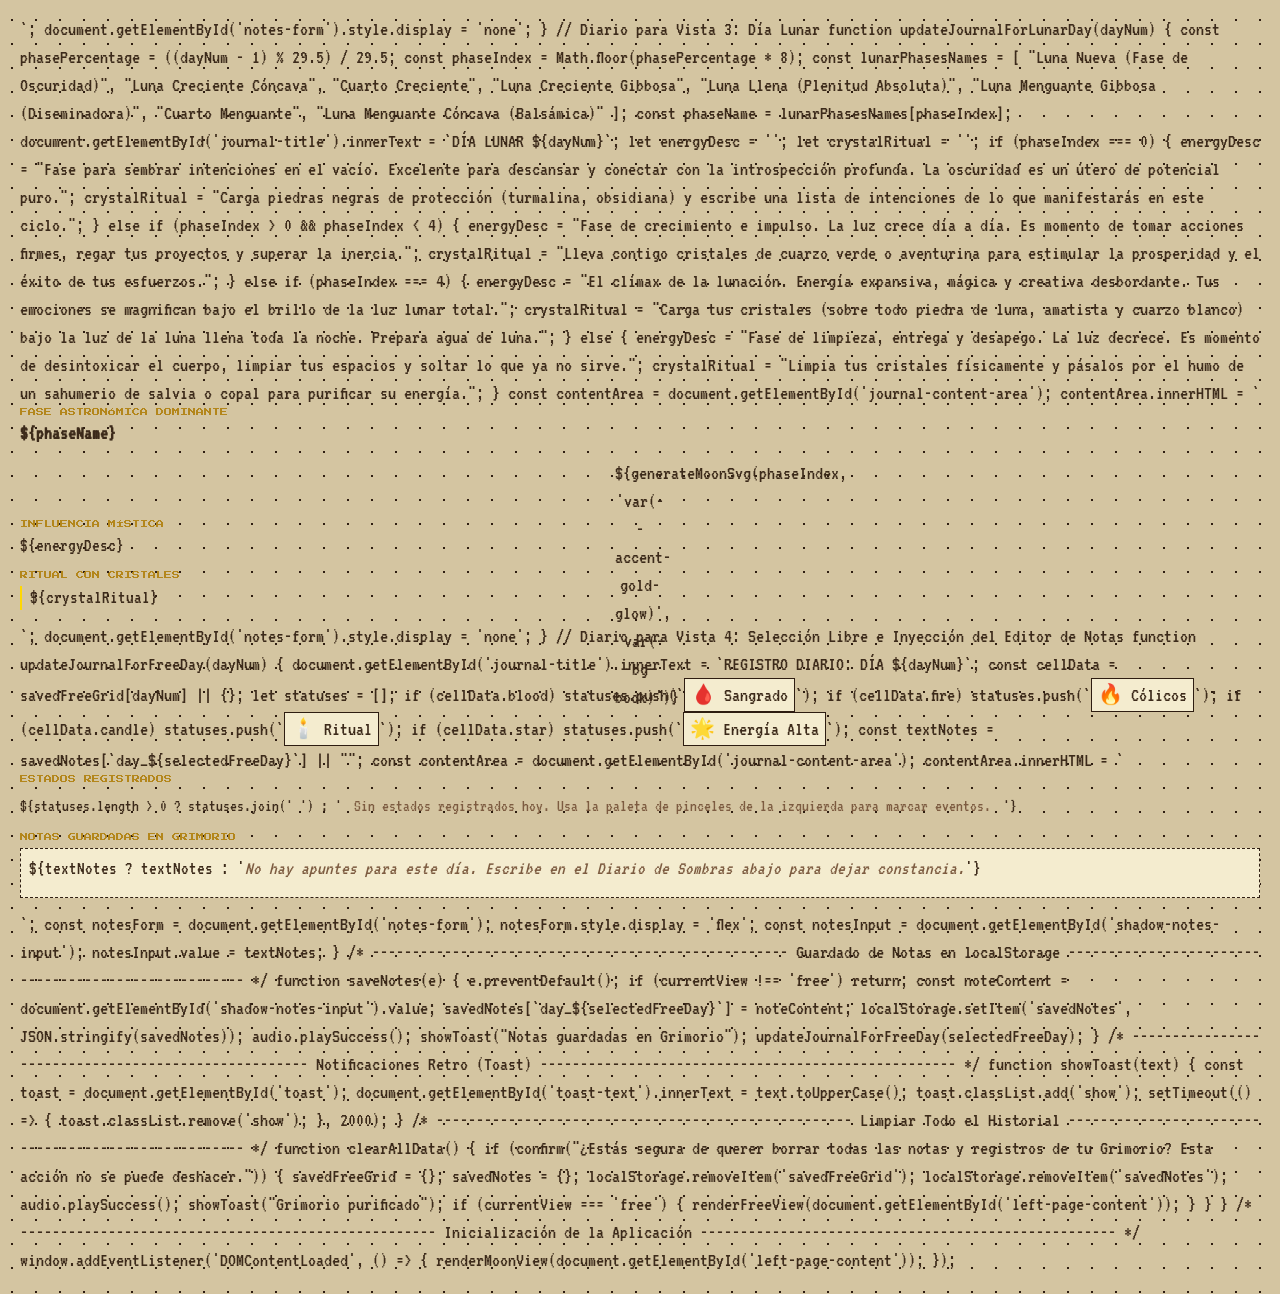
<file: grimorio-activo.html>
<!DOCTYPE html>
<html lang="es">

<head>
  <meta charset="UTF-8">
  <meta name="viewport" content="width=device-width, initial-scale=1.0">
  <title>Grimorio del Ciclo Místico y Lunar</title>
  <link rel="icon"
    href="data:image/svg+xml,%3Csvg xmlns='http://www.w3.org/2000/svg' viewBox='0 0 16 16' width='16' height='16' style='image-rendering:pixelated'%3E%3Crect x='2' y='1' width='12' height='14' fill='%23382216' stroke='%231b0f0a' stroke-width='1'/%3E%3Crect x='1' y='3' width='2' height='2' fill='%237c8389'/%3E%3Crect x='1' y='7' width='2' height='2' fill='%237c8389'/%3E%3Crect x='1' y='11' width='2' height='2' fill='%237c8389'/%3E%3Crect x='7' y='6' width='3' height='3' fill='%23d4af37'/%3E%3Crect x='8' y='7' width='1' height='1' fill='%23ffee7d'/%3E%3C/svg%3E">

  <!-- Google Fonts 100% Retro Pixel Art -->
  <link rel="preconnect" href="https://fonts.googleapis.com">
  <link rel="preconnect" href="https://fonts.gstatic.com" crossorigin>
  <link
    href="https://fonts.googleapis.com/css2?family=Pixelify+Sans:wght@400..700&family=Press+Start+2P&family=Silkscreen:wght@400;700&family=VT323&display=swap"
    rel="stylesheet">

  <style>
    /* ==========================================
       1. VARIABLES Y SISTEMA DE TEMAS (CSS VARIABLES)
       ========================================== */
    :root {
      /* Tema por defecto: Pergamino Cozy */
      --bg-page: #d4c5a1;
      --bg-book: #f4eccf;
      --bg-darker: #e2d7b2;
      --text-main: #3c2a1a;
      --text-muted: #7d5c41;
      --border-color: #2e1d11;

      --accent-gold: #b3861b;
      --accent-gold-glow: #ffd700;
      --accent-red: #a32e2e;
      --accent-green: #3b7e46;
      --accent-purple: #5c2d7a;

      --shadow-color: rgba(46, 29, 17, 0.25);
      --retro-transition: all 0.15s steps(4);
    }

    [data-theme="stone"] {
      /* Tema Alternativo: Piedra Arcana Nocturna */
      --bg-page: #0f0a18;
      --bg-book: #1f182c;
      --bg-darker: #150f1f;
      --text-main: #e6dbf3;
      --text-muted: #8d79a5;
      --border-color: #45355c;

      --accent-gold: #f4be37;
      --accent-gold-glow: #ffee7d;
      --accent-red: #f34b4b;
      --accent-green: #4ade80;
      --accent-purple: #a855f7;

      --shadow-color: rgba(0, 0, 0, 0.6);
    }

    /* ==========================================
       2. REGLAS GENERALES Y RESET (100% TIPOGRAFÍA PIXEL ART)
       ========================================== */
    * {
      box-sizing: border-box;
      margin: 0;
      padding: 0;
      image-rendering: pixelated;
    }

    body {
      background-color: var(--bg-page);
      font-family: 'VT323', monospace;
      color: var(--text-main);
      font-size: 20px;
      line-height: 1.4;
      padding: 20px;
      min-height: 100vh;
      display: flex;
      flex-direction: column;
      align-items: center;
      justify-content: flex-start;
      overflow-x: hidden;
      transition: background-color 0.4s ease;
      background-image: radial-gradient(var(--border-color) 1px, transparent 1px);
      background-size: 24px 24px;
    }

    [data-theme="stone"] body {
      background-image: radial-gradient(var(--accent-purple) 1px, transparent 1px);
    }

    h1, h2, h3, h4 {
      font-family: 'Press Start 2P', monospace;
      font-weight: 700;
      letter-spacing: 1px;
    }

    /* ==========================================
       3. DISEÑO PIXEL ART UTILS
       ========================================== */
    .pixel-border-4 {
      border: 4px solid var(--border-color);
      box-shadow:
        0 4px 0 -4px var(--bg-book),
        4px 0 0 -4px var(--bg-book),
        -4px 0 0 -4px var(--bg-book),
        0 -4px 0 -4px var(--bg-book),
        4px 4px 0 0 var(--border-color),
        -4px -4px 0 0 var(--border-color),
        4px -4px 0 0 var(--border-color),
        -4px 4px 0 0 var(--border-color);
    }

    .pixel-btn {
      font-family: 'Press Start 2P', monospace;
      font-size: 10px;
      color: var(--text-main);
      background-color: var(--bg-darker);
      border: 4px solid var(--border-color);
      padding: 8px 12px;
      cursor: pointer;
      display: inline-flex;
      align-items: center;
      justify-content: center;
      gap: 8px;
      outline: none;
      position: relative;
      user-select: none;
      margin-bottom: 4px;
    }

    .pixel-btn:active {
      transform: translateY(2px);
      background-color: var(--bg-book);
    }

    .pixel-btn.active {
      background-color: var(--accent-gold);
      color: var(--bg-page);
    }

    /* ==========================================
       4. CABECERA & CONTROLES
       ========================================== */
    header {
      width: 100%;
      max-width: 1024px;
      margin-bottom: 24px;
      display: flex;
      flex-direction: column;
      align-items: center;
      text-align: center;
      position: relative;
    }

    .header-title {
      font-family: 'Press Start 2P', monospace;
      font-size: 18px;
      margin-bottom: 8px;
      display: flex;
      align-items: center;
      gap: 12px;
      text-shadow: 2px 2px 0 var(--shadow-color);
      color: var(--accent-gold);
    }

    .header-subtitle {
      font-family: 'Press Start 2P', monospace;
      font-size: 9px;
      color: var(--text-muted);
      margin-bottom: 16px;
      text-transform: uppercase;
      letter-spacing: 1px;
    }

    .controls-row {
      display: flex;
      gap: 12px;
      margin-top: 8px;
      flex-wrap: wrap;
    }

    /* ==========================================
       5. EL GRIMORIO / LIBRO PRINCIPAL
       ========================================== */
    .grimoire-container {
      width: 100%;
      max-width: 1024px;
      display: flex;
      flex-direction: column;
      position: relative;
      margin-top: 10px;
    }

    /* Pestañas (Marcadores del Libro) */
    .grimoire-tabs {
      display: flex;
      flex-wrap: wrap;
      z-index: 5;
      padding-left: 20px;
      gap: 4px;
    }

    .grimoire-tab {
      font-family: 'Press Start 2P', monospace;
      font-size: 9px;
      background-color: var(--bg-darker);
      border: 4px solid var(--border-color);
      border-bottom: none;
      padding: 10px 14px;
      cursor: pointer;
      color: var(--text-muted);
      border-top-left-radius: 6px;
      border-top-right-radius: 6px;
      transition: transform 0.1s steps(2);
      transform: translateY(4px);
    }

    .grimoire-tab:hover {
      color: var(--text-main);
      transform: translateY(2px);
    }

    .grimoire-tab.active {
      background-color: var(--bg-book);
      color: var(--text-main);
      transform: translateY(0);
      font-weight: bold;
      border-bottom: 4px solid var(--bg-book);
      padding-bottom: 12px;
    }

    /* El Libro Abierto */
    .grimoire-book {
      background-color: var(--bg-book);
      border: 6px solid var(--border-color);
      box-shadow: 0 10px 0 var(--shadow-color);
      display: grid;
      grid-template-columns: 1fr 4px 1fr;
      min-height: 580px;
      position: relative;
      border-radius: 4px;
      z-index: 1;
    }

    @media (max-width: 768px) {
      .grimoire-book {
        grid-template-columns: 1fr;
        grid-template-rows: auto auto auto;
      }

      .grimoire-spine {
        height: 6px !important;
        width: 100% !important;
        background-color: var(--border-color);
      }
    }

    /* Páginas */
    .grimoire-page {
      padding: 24px;
      overflow-y: auto;
      display: flex;
      flex-direction: column;
      position: relative;
    }

    /* Lomo Central del Libro */
    .grimoire-spine {
      background-color: var(--border-color);
      height: 100%;
      width: 4px;
      position: relative;
    }

    .grimoire-spine::before {
      content: '';
      position: absolute;
      top: 0;
      bottom: 0;
      left: -8px;
      width: 8px;
      background: linear-gradient(to right, transparent, rgba(0, 0, 0, 0.15));
    }

    .grimoire-spine::after {
      content: '';
      position: absolute;
      top: 0;
      bottom: 0;
      right: -8px;
      width: 8px;
      background: linear-gradient(to left, transparent, rgba(0, 0, 0, 0.15));
    }

    .page-title {
      font-family: 'Press Start 2P', monospace;
      font-size: 13px;
      margin-bottom: 16px;
      border-bottom: 2px dashed var(--border-color);
      padding-bottom: 8px;
      display: flex;
      align-items: center;
      gap: 10px;
      color: var(--accent-gold);
    }

    .page-content-wrapper {
      flex: 1;
      display: flex;
      flex-direction: column;
      justify-content: center;
      align-items: center;
    }

    /* ==========================================
       6. VISTA 1: RUEDA DE LAS ESTACIONES
       ========================================== */
    .wheel-container {
      position: relative;
      width: 100%;
      max-width: 340px;
      aspect-ratio: 1;
    }

    .wheel-svg {
      width: 100%;
      height: 100%;
    }

    .sabbat-node {
      cursor: pointer;
      transition: var(--retro-transition);
    }

    .sabbat-node circle {
      stroke: var(--border-color);
      stroke-width: 1.5;
      transition: var(--retro-transition);
    }

    .sabbat-node:hover circle {
      r: 14;
      stroke: var(--accent-gold-glow);
      stroke-width: 2.5;
      filter: drop-shadow(0 0 4px var(--accent-gold-glow));
    }

    .sabbat-node.selected circle {
      r: 15;
      stroke: var(--accent-gold-glow);
      stroke-width: 3;
      fill: var(--text-main);
    }

    .sabbat-node text {
      font-family: 'Press Start 2P', monospace;
      font-size: 6px;
      fill: var(--text-main);
      pointer-events: none;
      text-anchor: middle;
    }

    .wheel-center-txt {
      font-family: 'Press Start 2P', monospace;
      font-size: 8px;
      fill: var(--text-muted);
      text-anchor: middle;
      pointer-events: none;
    }

    /* ==========================================
       7. VISTA: SIGNOS DEL ZODÍACO
       ========================================== */
    .zodiac-grid {
      display: grid;
      grid-template-columns: repeat(auto-fill, minmax(130px, 1fr));
      gap: 10px;
      width: 100%;
      max-width: 440px;
    }

    .zodiac-card {
      border: 2px solid var(--border-color);
      border-radius: 4px;
      padding: 10px 8px;
      display: flex;
      flex-direction: column;
      align-items: center;
      text-align: center;
      cursor: pointer;
      transition: var(--retro-transition);
      gap: 3px;
    }

    .zodiac-card.element-fuego { background: rgba(239, 68, 68, 0.14); border-color: #ef4444; color: var(--text-main); }
    .zodiac-card.element-fuego:hover { background: rgba(239, 68, 68, 0.28); border-color: #f87171; box-shadow: 0 0 8px rgba(248, 113, 113, 0.5); transform: translateY(-2px); }
    .zodiac-card.element-fuego .zodiac-name { color: #f87171; }

    .zodiac-card.element-tierra { background: rgba(74, 222, 128, 0.14); border-color: #3b7e46; color: var(--text-main); }
    .zodiac-card.element-tierra:hover { background: rgba(74, 222, 128, 0.28); border-color: #4ade80; box-shadow: 0 0 8px rgba(74, 222, 128, 0.5); transform: translateY(-2px); }
    .zodiac-card.element-tierra .zodiac-name { color: #4ade80; }

    .zodiac-card.element-aire { background: rgba(56, 189, 248, 0.14); border-color: #38bdf8; color: var(--text-main); }
    .zodiac-card.element-aire:hover { background: rgba(56, 189, 248, 0.28); border-color: #7dd3fc; box-shadow: 0 0 8px rgba(56, 189, 248, 0.5); transform: translateY(-2px); }
    .zodiac-card.element-aire .zodiac-name { color: #38bdf8; }

    .zodiac-card.element-agua { background: rgba(96, 165, 250, 0.14); border-color: #60a5fa; color: var(--text-main); }
    .zodiac-card.element-agua:hover { background: rgba(96, 165, 250, 0.28); border-color: #93c5fd; box-shadow: 0 0 8px rgba(96, 165, 250, 0.5); transform: translateY(-2px); }
    .zodiac-card.element-agua .zodiac-name { color: #60a5fa; }

    .zodiac-card.element-fuego.selected { border-color: #ff7aa2; box-shadow: 0 0 0 3px #f87171; background: rgba(239, 68, 68, 0.35); }
    .zodiac-card.element-tierra.selected { border-color: #fde047; box-shadow: 0 0 0 3px #4ade80; background: rgba(74, 222, 128, 0.35); }
    .zodiac-card.element-aire.selected { border-color: #fde047; box-shadow: 0 0 0 3px #38bdf8; background: rgba(56, 189, 248, 0.35); }
    .zodiac-card.element-agua.selected { border-color: #5eead4; box-shadow: 0 0 0 3px #60a5fa; background: rgba(96, 165, 250, 0.35); }

    .zodiac-icon-box {
      margin-bottom: 4px;
      display: flex;
      align-items: center;
      justify-content: center;
      filter: drop-shadow(0 0 4px #ffd700);
    }

    .zodiac-name {
      font-family: 'Press Start 2P', monospace;
      font-size: 10px;
      font-weight: 700;
      margin-top: 2px;
    }

    .zodiac-dates {
      font-family: 'Press Start 2P', monospace;
      font-size: 7px;
      color: var(--text-muted);
      line-height: 1.2;
    }

    .zodiac-vibe {
      font-family: 'VT323', monospace;
      font-size: 15px;
      color: var(--text-main);
      line-height: 1.2;
      margin-top: 4px;
      border-top: 1px dashed var(--border-color);
      padding-top: 4px;
      width: 100%;
    }

    /* ==========================================
       8. VISTA: BIBLIOTECA Y CATÁLOGO DE OBRAS
       ========================================== */
    .library-filter-panel {
      width: 100%;
      max-width: 440px;
      display: flex;
      flex-direction: column;
      gap: 8px;
      margin-bottom: 12px;
      background: var(--bg-darker);
      border: 2px solid var(--border-color);
      padding: 10px;
      border-radius: 4px;
    }

    .search-input {
      width: 100%;
      background: var(--bg-book);
      border: 2px solid var(--border-color);
      padding: 6px 10px;
      font-family: 'VT323', monospace;
      font-size: 18px;
      color: var(--text-main);
      outline: none;
    }

    .filter-row {
      display: flex;
      gap: 6px;
      flex-wrap: wrap;
    }

    .filter-select {
      flex: 1;
      min-width: 120px;
      background: var(--bg-book);
      border: 2px solid var(--border-color);
      padding: 4px 6px;
      font-family: 'Press Start 2P', monospace;
      font-size: 7px;
      color: var(--text-main);
      outline: none;
      cursor: pointer;
    }

    .library-grid {
      display: grid;
      grid-template-columns: repeat(auto-fill, minmax(130px, 1fr));
      gap: 10px;
      width: 100%;
      max-width: 440px;
    }

    .book-card {
      background: var(--bg-darker);
      border: 2px solid var(--border-color);
      border-radius: 4px;
      padding: 10px 8px;
      display: flex;
      flex-direction: column;
      align-items: flex-start;
      text-align: left;
      cursor: pointer;
      transition: var(--retro-transition);
      gap: 4px;
    }

    .book-card:hover {
      background: var(--bg-book);
      border-color: var(--accent-gold);
      transform: translateY(-2px);
    }

    .book-card.selected {
      border-color: var(--accent-gold-glow);
      box-shadow: 0 0 0 2px var(--accent-gold-glow);
      background: var(--bg-book);
    }

    .book-title {
      font-family: 'Press Start 2P', monospace;
      font-size: 9px;
      font-weight: 700;
      color: var(--accent-gold);
      line-height: 1.3;
    }

    .book-author {
      font-family: 'Press Start 2P', monospace;
      font-size: 7px;
      color: var(--text-muted);
    }

    .book-badge {
      font-family: 'VT323', monospace;
      font-size: 14px;
      background: var(--bg-book);
      border: 1px solid var(--border-color);
      padding: 1px 4px;
      border-radius: 2px;
      color: var(--text-main);
    }

    .book-sync-tags {
      display: flex;
      flex-wrap: wrap;
      gap: 3px;
      margin-top: 4px;
    }

    .sync-tag {
      font-family: 'VT323', monospace;
      font-size: 13px;
      padding: 1px 5px;
      border: 1px solid var(--border-color);
      border-radius: 2px;
      background: rgba(0, 0, 0, 0.05);
    }

    /* ==========================================
       9. VISTA: ANILLO DE 28 DÍAS (MENSTRUAL)
       ========================================== */
    .ring-container {
      position: relative;
      width: 100%;
      max-width: 320px;
      aspect-ratio: 1;
      display: flex;
      align-items: center;
      justify-content: center;
    }

    .ring-bead {
      cursor: pointer;
      transition: var(--retro-transition);
    }

    .ring-bead:hover {
      filter: brightness(1.3) drop-shadow(0 0 3px var(--accent-gold-glow));
    }

    .ring-bead.selected {
      stroke: var(--accent-gold-glow);
      stroke-width: 3;
      stroke-dasharray: none;
      filter: drop-shadow(0 0 5px var(--accent-gold-glow));
    }

    .ring-center-panel {
      position: absolute;
      width: 110px;
      height: 110px;
      border-radius: 50%;
      background: var(--bg-darker);
      border: 3px solid var(--border-color);
      display: flex;
      flex-direction: column;
      align-items: center;
      justify-content: center;
      text-align: center;
      padding: 10px;
      box-shadow: inset 0 0 8px rgba(0, 0, 0, 0.1);
      pointer-events: none;
    }

    .ring-center-day {
      font-family: 'Press Start 2P', monospace;
      font-size: 11px;
      margin-bottom: 2px;
      color: var(--text-main);
    }

    .ring-center-phase {
      font-size: 15px;
      color: var(--text-muted);
      line-height: 1.1;
      font-weight: bold;
    }

    .phase-color-legend {
      display: flex;
      flex-wrap: wrap;
      gap: 8px;
      justify-content: center;
      margin-top: 14px;
      width: 100%;
    }

    .legend-item {
      display: flex;
      align-items: center;
      gap: 6px;
      font-size: 15px;
    }

    .legend-dot {
      width: 12px;
      height: 12px;
      border: 2px solid var(--border-color);
      border-radius: 50%;
    }

    /* ==========================================
       10. VISTA: CALENDARIO DE LA LUNA
       ========================================== */
    .almanaque-grid {
      display: grid;
      grid-template-columns: repeat(7, 1fr);
      gap: 6px;
      width: 100%;
      max-width: 380px;
    }

    .almanaque-dia-card {
      background: var(--bg-darker);
      border: 2px solid var(--border-color);
      aspect-ratio: 1;
      display: flex;
      flex-direction: column;
      align-items: center;
      justify-content: space-between;
      padding: 4px;
      cursor: pointer;
      transition: var(--retro-transition);
      position: relative;
    }

    .almanaque-dia-card:hover {
      background: var(--bg-book);
      border-color: var(--accent-gold-glow);
      transform: translateY(-2px);
    }

    .almanaque-dia-card.selected {
      border-color: var(--accent-gold);
      box-shadow: 0 0 0 2px var(--accent-gold-glow);
      background: var(--bg-book);
    }

    .almanaque-dia-vacio {
      aspect-ratio: 1;
      visibility: hidden;
    }

    .almanaque-dia-num {
      font-family: 'Press Start 2P', monospace;
      font-size: 8px;
      color: var(--text-muted);
      align-self: flex-start;
    }

    .almanaque-luna-icon {
      font-size: 18px;
      margin: auto 0;
      line-height: 1;
    }

    /* ==========================================
       11. VISTA: SELECCIÓN LIBRE (PAINT GRID)
       ========================================== */
    .free-selection-container {
      display: flex;
      flex-direction: column;
      align-items: center;
      width: 100%;
      max-width: 420px;
    }

    .toolbox {
      display: flex;
      gap: 8px;
      margin-bottom: 12px;
      width: 100%;
      justify-content: center;
      flex-wrap: wrap;
    }

    .tool-btn {
      width: 38px;
      height: 38px;
      border: 3px solid var(--border-color);
      background: var(--bg-darker);
      cursor: pointer;
      display: flex;
      align-items: center;
      justify-content: center;
      transition: var(--retro-transition);
      position: relative;
    }

    .tool-btn:hover {
      background: var(--bg-book);
      transform: translateY(-2px);
    }

    .tool-btn.active {
      background: var(--accent-gold);
      border-color: var(--accent-gold-glow);
      box-shadow: 0 0 6px var(--accent-gold-glow);
    }

    .tool-btn svg {
      width: 20px;
      height: 20px;
      fill: var(--text-main);
    }

    .tool-btn.active svg {
      fill: var(--bg-page);
    }

    .paint-grid {
      display: grid;
      grid-template-columns: repeat(7, 1fr);
      gap: 6px;
      width: 100%;
      user-select: none;
    }

    .grid-cell {
      background: var(--bg-darker);
      border: 2px solid var(--border-color);
      aspect-ratio: 1;
      cursor: pointer;
      display: flex;
      flex-direction: column;
      align-items: center;
      justify-content: space-between;
      padding: 3px;
      position: relative;
      transition: var(--retro-transition);
    }

    .grid-cell:hover {
      background: var(--bg-book);
      border-color: var(--accent-gold);
    }

    .grid-cell.selected {
      background: var(--bg-book);
      outline: 2px solid var(--accent-gold-glow);
    }

    .cell-number {
      font-family: 'Press Start 2P', monospace;
      font-size: 7px;
      color: var(--text-muted);
      align-self: flex-start;
    }

    .cell-indicators {
      display: flex;
      flex-wrap: wrap;
      gap: 2px;
      justify-content: center;
      align-items: center;
      width: 100%;
      flex: 1;
    }

    .cell-indicators svg {
      width: 11px;
      height: 11px;
    }

    /* ==========================================
       12. PÁGINA DERECHA (EL DIARIO / GRIMORIO)
       ========================================== */
    .journal-frame {
      border: 4px double var(--border-color);
      padding: 16px;
      background: var(--bg-darker);
      width: 100%;
      flex: 1;
      display: flex;
      flex-direction: column;
      position: relative;
      border-radius: 2px;
    }

    .journal-decor {
      display: flex;
      justify-content: space-between;
      margin-bottom: 8px;
    }

    .decor-corner {
      font-size: 12px;
      color: var(--accent-gold);
    }

    .journal-title {
      font-family: 'Press Start 2P', monospace;
      font-size: 11px;
      text-align: center;
      margin-bottom: 12px;
      color: var(--text-main);
      border-bottom: 2px dashed var(--border-color);
      padding-bottom: 6px;
      line-height: 1.4;
    }

    .journal-section {
      margin-bottom: 12px;
    }

    .section-title {
      font-family: 'Press Start 2P', monospace;
      font-size: 8px;
      color: var(--accent-gold);
      text-transform: uppercase;
      margin-bottom: 4px;
    }

    .journal-body {
      font-size: 19px;
      color: var(--text-main);
      line-height: 1.3;
    }

    .journal-stats {
      display: flex;
      gap: 12px;
      margin-top: 8px;
      font-size: 17px;
    }

    .stat-badge {
      background: var(--bg-book);
      border: 1px solid var(--border-color);
      padding: 2px 6px;
      display: inline-flex;
      align-items: center;
      gap: 4px;
    }

    /* Notas del Grimorio (Formulario) */
    .shadow-notes-form {
      margin-top: auto;
      display: flex;
      flex-direction: column;
      gap: 8px;
      border-top: 2px dashed var(--border-color);
      padding-top: 12px;
    }

    .shadow-notes-textarea {
      width: 100%;
      min-height: 80px;
      background: var(--bg-book);
      border: 2px solid var(--border-color);
      font-family: 'VT323', monospace;
      font-size: 18px;
      color: var(--text-main);
      padding: 8px;
      resize: none;
      outline: none;
    }

    .shadow-notes-textarea:focus {
      border-color: var(--accent-gold);
    }

    /* ==========================================
       13. COMPONENTE DE NOTIFICACIÓN PIXEL
       ========================================== */
    .toast-notification {
      position: fixed;
      bottom: 20px;
      right: 20px;
      background: var(--bg-book);
      border: 4px solid var(--border-color);
      padding: 12px 20px;
      font-family: 'Press Start 2P', monospace;
      font-size: 8px;
      color: var(--text-main);
      z-index: 100;
      box-shadow: 4px 4px 0 var(--shadow-color);
      transform: translateY(150%);
      transition: transform 0.3s steps(5);
      display: flex;
      align-items: center;
      gap: 10px;
    }

    .toast-notification.show {
      transform: translateY(0);
    }

    .pixel-icon { image-rendering: pixelated; }
    .icon-blood { fill: var(--accent-red); }
    .icon-fire { fill: var(--accent-red); }
    .icon-candle { fill: var(--text-main); }
    .icon-star { fill: var(--accent-gold-glow); }
    .icon-broom { fill: var(--accent-gold); }

    .star-bg {
      position: absolute;
      width: 4px;
      height: 4px;
      background-color: var(--accent-gold-glow);
      opacity: 0.8;
      pointer-events: none;
      z-index: 0;
      animation: blink 2s infinite steps(2);
    }

    @keyframes blink {
      0%, 100% { opacity: 0.2; }
      50% { opacity: 0.9; }
    }
  </style>
</head>

<body data-theme="parchment">

  <!-- Estrellas de fondo para piedra oscura -->
  <div class="star-bg" style="top: 10%; left: 15%; animation-delay: 0.2s;"></div>
  <div class="star-bg" style="top: 25%; left: 80%; animation-delay: 0.7s;"></div>
  <div class="star-bg" style="top: 70%; left: 10%; animation-delay: 1.2s;"></div>
  <div class="star-bg" style="top: 85%; left: 85%; animation-delay: 0.4s;"></div>

  <!-- Cabecera -->
  <header>
    <h1 class="header-title">
      <span style="font-size: 28px;">🔮</span>
      Grimorio Ciclo Místico
      <span style="font-size: 28px;">✨</span>
    </h1>
    <p class="header-subtitle">Registros Lunares y de la Tierra</p>

    <div class="controls-row">
      <a href="index.html" class="pixel-btn"
        style="text-decoration: none; background-color: var(--accent-purple); color: white;">🏰 Ir al Portal</a>
      <!-- Mute / Unmute Button -->
      <button class="pixel-btn" id="audio-toggle" onclick="toggleAudio()">
        <span id="audio-icon">🔊</span> Sonido: ON
      </button>

      <!-- Theme Switcher -->
      <button class="pixel-btn" id="theme-toggle" onclick="toggleTheme()">
        📖 Tema: Pergamino
      </button>

      <!-- Clear Data -->
      <button class="pixel-btn" style="border-color: var(--accent-red);" onclick="clearAllData()">
        🧹 Borrar Datos
      </button>
    </div>
  </header>

  <!-- Contenedor Principal del Libro -->
  <div class="grimoire-container">

    <!-- Pestañas del Grimorio (Marcadores) -->
    <div class="grimoire-tabs">
      <button class="grimoire-tab active" onclick="switchView('moon', this)">🌙 Lunación</button>
      <button class="grimoire-tab" onclick="switchView('stations', this)">🌱 Estaciones</button>
      <button class="grimoire-tab" onclick="switchView('zodiac', this)">✨ Zodíaco</button>
      <button class="grimoire-tab" onclick="switchView('cycle28', this)">🔮 Anillo 28 Días</button>
      <button class="grimoire-tab" onclick="switchView('library', this)">📜 Biblioteca</button>
      <button class="grimoire-tab" onclick="switchView('free', this)">🕯️ Pintar Ritual</button>
    </div>

    <!-- El Libro Abierto -->
    <div class="grimoire-book pixel-border-4">

      <!-- Página Izquierda: Calendario Dinámico -->
      <div class="grimoire-page">
        <h2 class="page-title" id="left-page-title">
          <span>🌙</span> Lunación Sinódica
        </h2>

        <div class="page-content-wrapper" id="left-page-content">
          <!-- El contenido de la vista activa se renderizará aquí dinámicamente -->
        </div>
      </div>

      <!-- Lomo del libro -->
      <div class="grimoire-spine"></div>

      <!-- Página Derecha: Diario e Interpretaciones -->
      <div class="grimoire-page">
        <h2 class="page-title">
          <span>📖</span> Diario del Grimorio
        </h2>

        <div class="journal-frame">
          <div class="journal-decor">
            <span class="decor-corner">✦</span>
            <span class="decor-corner">✦</span>
          </div>

          <h3 class="journal-title" id="journal-title">Selecciona un elemento</h3>

          <div id="journal-content-area">
            <!-- Detalles cargados dinámicamente -->
            <p style="text-align: center; color: var(--text-muted); margin-top: 40px;">
              Haz clic en cualquier nodo de la Rueda del Año, signo zodiacal, gema del ciclo menstrual, día lunar o libro para leer el conocimiento místico guardado.
            </p>
          </div>

          <!-- Formulario de notas para la vista activa -->
          <form class="shadow-notes-form" id="notes-form" onsubmit="saveNotes(event)" style="display: none;">
            <div class="section-title">Apuntes del Diario de Sombras</div>
            <textarea class="shadow-notes-textarea" id="shadow-notes-input"
              placeholder="Escribe tus reflexiones, síntomas, pociones o rituales realizados hoy..."></textarea>
            <button type="submit" class="pixel-btn" style="width: 100%;">
              💾 Guardar en Grimorio
            </button>
          </form>

          <div class="journal-decor" style="margin-top: auto; margin-bottom: 0;">
            <span class="decor-corner">✦</span>
            <span class="decor-corner">✦</span>
          </div>
        </div>
      </div>

    </div>
  </div>

  <!-- Notificación flotante retro -->
  <div class="toast-notification" id="toast">
    <span>✨</span> <span id="toast-text">Grimorio Actualizado</span>
  </div>

  <!-- ==========================================
       14. LÓGICA JAVASCRIPT EMBUDIDA
       ========================================== */
  <script>
    /* ----------------------------------------------------
       Variables Globales y Estado
       ---------------------------------------------------- */
    let currentView = 'moon';
    let selectedSabbat = 'yule';
    let selectedZodiac = 'aries';
    let selectedBook = 'segundo-sexo';
    let selectedCycleDay = 1;
    let selectedLunarDay = 1;
    let selectedFreeDay = 1;
    let mesAlmanaqueActivo = 5; // Junio
    const añoAlmanaqueActivo = 2026;

    // Herramienta activa para Vista de Pintado Libre
    let activeTool = 'blood';
    let isDrawing = false;

    // Filtros de la Biblioteca
    let librarySearchQuery = "";
    let libraryThemeFilter = "all";
    let libraryMenstrualFilter = "all";
    let libraryLunarFilter = "all";

    // Datos guardados del usuario (Pintura y Notas)
    let savedFreeGrid = JSON.parse(localStorage.getItem('savedFreeGrid')) || {};
    let savedNotes = JSON.parse(localStorage.getItem('savedNotes')) || {};

    /* ----------------------------------------------------
       Sintetizador de Audio Retro (Web Audio API)
       ---------------------------------------------------- */
    class RetroAudioEngine {
      constructor() {
        this.ctx = null;
        this.muted = false;
      }

      init() {
        if (!this.ctx) {
          this.ctx = new (window.AudioContext || window.webkitAudioContext)();
        }
      }

      playClick() {
        if (this.muted) return;
        this.init();
        const osc = this.ctx.createOscillator();
        const gain = this.ctx.createGain();
        osc.connect(gain);
        gain.connect(this.ctx.destination);

        osc.type = 'triangle';
        osc.frequency.setValueAtTime(300, this.ctx.currentTime);
        osc.frequency.exponentialRampToValueAtTime(150, this.ctx.currentTime + 0.08);

        gain.gain.setValueAtTime(0.12, this.ctx.currentTime);
        gain.gain.exponentialRampToValueAtTime(0.001, this.ctx.currentTime + 0.08);

        osc.start();
        osc.stop(this.ctx.currentTime + 0.08);
      }

      playShimmer() {
        if (this.muted) return;
        this.init();
        const now = this.ctx.currentTime;
        const notes = [523.25, 659.25, 783.99, 987.77, 1046.50];

        notes.forEach((freq, index) => {
          const osc = this.ctx.createOscillator();
          const gain = this.ctx.createGain();
          osc.connect(gain);
          gain.connect(this.ctx.destination);

          osc.type = 'sine';
          osc.frequency.setValueAtTime(freq, now + index * 0.05);

          gain.gain.setValueAtTime(0.06, now + index * 0.05);
          gain.gain.exponentialRampToValueAtTime(0.001, now + index * 0.05 + 0.2);

          osc.start(now + index * 0.05);
          osc.stop(now + index * 0.05 + 0.2);
        });
      }

      playBookFlip() {
        if (this.muted) return;
        this.init();
        const osc = this.ctx.createOscillator();
        const gain = this.ctx.createGain();
        osc.connect(gain);
        gain.connect(this.ctx.destination);

        osc.type = 'sine';
        osc.frequency.setValueAtTime(180, this.ctx.currentTime);
        osc.frequency.linearRampToValueAtTime(80, this.ctx.currentTime + 0.25);

        gain.gain.setValueAtTime(0.08, this.ctx.currentTime);
        gain.gain.exponentialRampToValueAtTime(0.001, this.ctx.currentTime + 0.25);

        osc.start();
        osc.stop(this.ctx.currentTime + 0.25);
      }

      playSuccess() {
        if (this.muted) return;
        this.init();
        const now = this.ctx.currentTime;
        const notes = [587.33, 880];
        notes.forEach((freq, index) => {
          const osc = this.ctx.createOscillator();
          const gain = this.ctx.createGain();
          osc.connect(gain);
          gain.connect(this.ctx.destination);

          osc.type = 'triangle';
          osc.frequency.setValueAtTime(freq, now + index * 0.1);
          gain.gain.setValueAtTime(0.1, now + index * 0.1);
          gain.gain.exponentialRampToValueAtTime(0.001, now + index * 0.1 + 0.2);

          osc.start(now + index * 0.1);
          osc.stop(now + index * 0.1 + 0.2);
        });
      }
    }

    const audio = new RetroAudioEngine();

    function toggleAudio() {
      audio.muted = !audio.muted;
      const btn = document.getElementById('audio-toggle');
      if (audio.muted) {
        btn.innerHTML = '🔈 Sonido: OFF';
        btn.style.opacity = '0.7';
      } else {
        btn.innerHTML = '🔊 Sonido: ON';
        btn.style.opacity = '1';
        audio.playClick();
      }
    }

    /* ----------------------------------------------------
       Control de Temas
       ---------------------------------------------------- */
    function toggleTheme() {
      audio.playBookFlip();
      const body = document.body;
      const currentTheme = body.getAttribute('data-theme');
      const btn = document.getElementById('theme-toggle');

      if (currentTheme === 'parchment') {
        body.setAttribute('data-theme', 'stone');
        btn.innerHTML = '🔮 Tema: Runa Oscura';
      } else {
        body.setAttribute('data-theme', 'parchment');
        btn.innerHTML = '📖 Tema: Pergamino';
      }
    }

    /* ----------------------------------------------------
       Iconos Pixel Art SVG Dinámicos
       ---------------------------------------------------- */
    const PIXEL_SVGS = {
      blood: `<svg viewBox="0 0 8 8" class="pixel-icon icon-blood"><rect x="3" y="0" width="2" height="1"/><rect x="2" y="1" width="4" height="1"/><rect x="1" y="2" width="6" height="1"/><rect x="0" y="3" width="8" height="3"/><rect x="1" y="6" width="6" height="1"/><rect x="2" y="7" width="4" height="1"/><rect x="2" y="3" width="1" height="2" fill="#fff" opacity="0.65"/></svg>`,
      fire: `<svg viewBox="0 0 8 8" class="pixel-icon icon-fire"><rect x="3" y="0" width="2" height="1"/><rect x="2" y="1" width="4" height="2"/><rect x="1" y="3" width="6" height="2"/><rect x="0" y="5" width="8" height="2"/><rect x="1" y="7" width="6" height="1"/><rect x="3" y="4" width="2" height="2" fill="#ffb834"/></svg>`,
      candle: `<svg viewBox="0 0 8 8" class="pixel-icon icon-candle"><rect x="3" y="0" width="2" height="1" fill="var(--accent-gold-glow)"/><rect x="3" y="1" width="2" height="1" fill="var(--accent-gold)"/><rect x="2" y="2" width="4" height="5"/><rect x="3" y="3" width="2" height="1" fill="#fff" opacity="0.7"/><rect x="1" y="7" width="6" height="1" fill="var(--border-color)"/></svg>`,
      star: `<svg viewBox="0 0 8 8" class="pixel-icon icon-star"><rect x="3" y="0" width="2" height="1"/><rect x="2" y="1" width="4" height="1"/><rect x="1" y="2" width="6" height="1"/><rect x="0" y="3" width="8" height="2"/><rect x="1" y="5" width="6" height="1"/><rect x="2" y="6" width="4" height="1"/><rect x="3" y="7" width="2" height="1"/></svg>`,
      broom: `<svg viewBox="0 0 8 8" class="pixel-icon icon-broom"><rect x="6" y="0" width="2" height="2" fill="var(--text-muted)"/><rect x="5" y="2" width="2" height="1" fill="var(--text-muted)"/><rect x="4" y="3" width="2" height="1" fill="var(--text-muted)"/><rect x="3" y="4" width="2" height="1" fill="var(--text-muted)"/><rect x="1" y="5" width="3" height="2" fill="var(--accent-gold)"/><rect x="0" y="7" width="5" height="1" fill="var(--accent-gold)"/></svg>`
    };

    /* 12 Iconos Estilo Constelación Pixel Art en Polvo de Estrellas Dorado */
    const PIXEL_ZODIAC_SVGS = {
      aries: `<svg viewBox="0 0 14 14" class="pixel-icon" style="width: 32px; height: 32px;"><line x1="2" y1="4" x2="6" y2="3" stroke="#ffee7d" stroke-width="1" stroke-dasharray="1 1"/><line x1="6" y1="3" x2="10" y2="7" stroke="#ffee7d" stroke-width="1" stroke-dasharray="1 1"/><line x1="10" y1="7" x2="12" y2="10" stroke="#ffee7d" stroke-width="1" stroke-dasharray="1 1"/><rect x="1" y="3" width="2" height="2" fill="#ffffff"/><rect x="5" y="2" width="2" height="2" fill="#ffd700"/><rect x="9" y="6" width="2" height="2" fill="#ffd700"/><rect x="11" y="9" width="2" height="2" fill="#ffffff"/><rect x="2" y="2" width="1" height="1" fill="#ffd700"/><rect x="10" y="5" width="1" height="1" fill="#ffee7d"/></svg>`,
      tauro: `<svg viewBox="0 0 14 14" class="pixel-icon" style="width: 32px; height: 32px;"><line x1="2" y1="2" x2="5" y2="5" stroke="#ffee7d" stroke-width="1" stroke-dasharray="1 1"/><line x1="12" y1="2" x2="8" y2="6" stroke="#ffee7d" stroke-width="1" stroke-dasharray="1 1"/><line x1="5" y1="5" x2="8" y2="6" stroke="#ffee7d" stroke-width="1" stroke-dasharray="1 1"/><line x1="5" y1="5" x2="4" y2="10" stroke="#ffee7d" stroke-width="1" stroke-dasharray="1 1"/><line x1="8" y1="6" x2="9" y2="11" stroke="#ffee7d" stroke-width="1" stroke-dasharray="1 1"/><rect x="1" y="1" width="2" height="2" fill="#ffffff"/><rect x="11" y="1" width="2" height="2" fill="#ffffff"/><rect x="4" y="4" width="2" height="2" fill="#ffd700"/><rect x="7" y="5" width="2" height="2" fill="#ffd700"/><rect x="3" y="9" width="2" height="2" fill="#ffee7d"/><rect x="8" y="10" width="2" height="2" fill="#ffee7d"/><rect x="1" y="8" width="1" height="1" fill="#ffffff"/><rect x="2" y="9" width="1" height="1" fill="#ffd700"/></svg>`,
      geminis: `<svg viewBox="0 0 14 14" class="pixel-icon" style="width: 32px; height: 32px;"><line x1="3" y1="2" x2="4" y2="11" stroke="#ffee7d" stroke-width="1" stroke-dasharray="1 1"/><line x1="10" y1="2" x2="9" y2="11" stroke="#ffee7d" stroke-width="1" stroke-dasharray="1 1"/><line x1="3" y1="2" x2="10" y2="2" stroke="#ffee7d" stroke-width="1" stroke-dasharray="1 1"/><line x1="4" y1="6" x2="9" y2="6" stroke="#ffee7d" stroke-width="1" stroke-dasharray="1 1"/><rect x="2" y="1" width="2" height="2" fill="#ffffff"/><rect x="9" y="1" width="2" height="2" fill="#ffffff"/><rect x="3" y="5" width="2" height="2" fill="#ffd700"/><rect x="8" y="5" width="2" height="2" fill="#ffd700"/><rect x="3" y="10" width="2" height="2" fill="#ffee7d"/><rect x="8" y="10" width="2" height="2" fill="#ffee7d"/></svg>`,
      cancer: `<svg viewBox="0 0 14 14" class="pixel-icon" style="width: 32px; height: 32px;"><line x1="7" y1="7" x2="3" y2="3" stroke="#ffee7d" stroke-width="1" stroke-dasharray="1 1"/><line x1="7" y1="7" x2="11" y2="3" stroke="#ffee7d" stroke-width="1" stroke-dasharray="1 1"/><line x1="7" y1="7" x2="7" y2="12" stroke="#ffee7d" stroke-width="1" stroke-dasharray="1 1"/><rect x="6" y="6" width="2" height="2" fill="#ffffff"/><rect x="2" y="2" width="2" height="2" fill="#ffd700"/><rect x="10" y="2" width="2" height="2" fill="#ffd700"/><rect x="6" y="11" width="2" height="2" fill="#ffee7d"/><rect x="1" y="4" width="1" height="1" fill="#ffffff"/><rect x="12" y="4" width="1" height="1" fill="#ffffff"/></svg>`,
      leo: `<svg viewBox="0 0 14 14" class="pixel-icon" style="width: 32px; height: 32px;"><line x1="3" y1="8" x2="5" y2="4" stroke="#ffee7d" stroke-width="1" stroke-dasharray="1 1"/><line x1="5" y1="4" x2="9" y2="2" stroke="#ffee7d" stroke-width="1" stroke-dasharray="1 1"/><line x1="9" y1="2" x2="11" y2="5" stroke="#ffee7d" stroke-width="1" stroke-dasharray="1 1"/><line x1="11" y1="5" x2="8" y2="8" stroke="#ffee7d" stroke-width="1" stroke-dasharray="1 1"/><line x1="8" y1="8" x2="3" y2="8" stroke="#ffee7d" stroke-width="1" stroke-dasharray="1 1"/><line x1="3" y1="8" x2="2" y2="11" stroke="#ffee7d" stroke-width="1" stroke-dasharray="1 1"/><line x1="8" y1="8" x2="10" y2="11" stroke="#ffee7d" stroke-width="1" stroke-dasharray="1 1"/><rect x="2" y="7" width="2" height="2" fill="#ffffff"/><rect x="4" y="3" width="2" height="2" fill="#ffd700"/><rect x="8" y="1" width="2" height="2" fill="#ffee7d"/><rect x="10" y="4" width="2" height="2" fill="#ffd700"/><rect x="7" y="7" width="2" height="2" fill="#ffffff"/><rect x="1" y="10" width="2" height="2" fill="#ffee7d"/><rect x="9" y="10" width="2" height="2" fill="#ffd700"/></svg>`,
      virgo: `<svg viewBox="0 0 14 14" class="pixel-icon" style="width: 32px; height: 32px;"><line x1="2" y1="3" x2="5" y2="6" stroke="#ffee7d" stroke-width="1" stroke-dasharray="1 1"/><line x1="5" y1="6" x2="9" y2="5" stroke="#ffee7d" stroke-width="1" stroke-dasharray="1 1"/><line x1="9" y1="5" x2="12" y2="9" stroke="#ffee7d" stroke-width="1" stroke-dasharray="1 1"/><line x1="5" y1="6" x2="4" y2="11" stroke="#ffee7d" stroke-width="1" stroke-dasharray="1 1"/><line x1="9" y1="5" x2="8" y2="11" stroke="#ffee7d" stroke-width="1" stroke-dasharray="1 1"/><rect x="1" y="2" width="2" height="2" fill="#ffee7d"/><rect x="4" y="5" width="2" height="2" fill="#ffd700"/><rect x="8" y="4" width="2" height="2" fill="#ffffff"/><rect x="11" y="8" width="2" height="2" fill="#ffd700"/><rect x="3" y="10" width="2" height="2" fill="#ffee7d"/><rect x="7" y="10" width="2" height="2" fill="#ffffff"/></svg>`,
      libra: `<svg viewBox="0 0 14 14" class="pixel-icon" style="width: 32px; height: 32px;"><line x1="3" y1="3" x2="11" y2="3" stroke="#ffee7d" stroke-width="1" stroke-dasharray="1 1"/><line x1="3" y1="3" x2="5" y2="9" stroke="#ffee7d" stroke-width="1" stroke-dasharray="1 1"/><line x1="11" y1="3" x2="9" y2="9" stroke="#ffee7d" stroke-width="1" stroke-dasharray="1 1"/><line x1="5" y1="9" x2="9" y2="9" stroke="#ffee7d" stroke-width="1" stroke-dasharray="1 1"/><rect x="2" y="2" width="2" height="2" fill="#ffffff"/><rect x="10" y="2" width="2" height="2" fill="#ffffff"/><rect x="4" y="8" width="2" height="2" fill="#ffd700"/><rect x="8" y="8" width="2" height="2" fill="#ffd700"/><rect x="6" y="2" width="2" height="2" fill="#ffee7d"/></svg>`,
      escorpio: `<svg viewBox="0 0 14 14" class="pixel-icon" style="width: 32px; height: 32px;"><line x1="2" y1="3" x2="5" y2="4" stroke="#ffee7d" stroke-width="1" stroke-dasharray="1 1"/><line x1="5" y1="4" x2="7" y2="7" stroke="#ffee7d" stroke-width="1" stroke-dasharray="1 1"/><line x1="7" y1="7" x2="9" y2="10" stroke="#ffee7d" stroke-width="1" stroke-dasharray="1 1"/><line x1="9" y1="10" x2="12" y2="9" stroke="#ffee7d" stroke-width="1" stroke-dasharray="1 1"/><line x1="12" y1="9" x2="11" y2="6" stroke="#ffee7d" stroke-width="1" stroke-dasharray="1 1"/><rect x="1" y="2" width="2" height="2" fill="#ffee7d"/><rect x="4" y="3" width="2" height="2" fill="#ffffff"/><rect x="6" y="6" width="2" height="2" fill="#ffd700"/><rect x="8" y="9" width="2" height="2" fill="#ffd700"/><rect x="11" y="8" width="2" height="2" fill="#ffee7d"/><rect x="10" y="5" width="2" height="2" fill="#ffffff"/></svg>`,
      sagitario: `<svg viewBox="0 0 14 14" class="pixel-icon" style="width: 32px; height: 32px;"><line x1="3" y1="10" x2="8" y2="5" stroke="#ffee7d" stroke-width="1" stroke-dasharray="1 1"/><line x1="8" y1="5" x2="11" y2="2" stroke="#ffee7d" stroke-width="1" stroke-dasharray="1 1"/><line x1="6" y1="2" x2="11" y2="2" stroke="#ffee7d" stroke-width="1" stroke-dasharray="1 1"/><line x1="11" y1="2" x2="11" y2="7" stroke="#ffee7d" stroke-width="1" stroke-dasharray="1 1"/><line x1="3" y1="10" x2="2" y2="6" stroke="#ffee7d" stroke-width="1" stroke-dasharray="1 1"/><line x1="3" y1="10" x2="7" y2="11" stroke="#ffee7d" stroke-width="1" stroke-dasharray="1 1"/><rect x="2" y="9" width="2" height="2" fill="#ffd700"/><rect x="7" y="4" width="2" height="2" fill="#ffffff"/><rect x="10" y="1" width="2" height="2" fill="#ffffff"/><rect x="5" y="1" width="2" height="2" fill="#ffee7d"/><rect x="10" y="6" width="2" height="2" fill="#ffee7d"/><rect x="1" y="5" width="2" height="2" fill="#ffd700"/><rect x="6" y="10" width="2" height="2" fill="#ffd700"/></svg>`,
      capricornio: `<svg viewBox="0 0 14 14" class="pixel-icon" style="width: 32px; height: 32px;"><line x1="2" y1="3" x2="6" y2="5" stroke="#ffee7d" stroke-width="1" stroke-dasharray="1 1"/><line x1="6" y1="5" x2="11" y2="3" stroke="#ffee7d" stroke-width="1" stroke-dasharray="1 1"/><line x1="11" y1="3" x2="9" y2="10" stroke="#ffee7d" stroke-width="1" stroke-dasharray="1 1"/><line x1="9" y1="10" x2="4" y2="9" stroke="#ffee7d" stroke-width="1" stroke-dasharray="1 1"/><line x1="4" y1="9" x2="2" y2="3" stroke="#ffee7d" stroke-width="1" stroke-dasharray="1 1"/><rect x="1" y="2" width="2" height="2" fill="#ffffff"/><rect x="5" y="4" width="2" height="2" fill="#ffd700"/><rect x="10" y="2" width="2" height="2" fill="#ffffff"/><rect x="8" y="9" width="2" height="2" fill="#ffee7d"/><rect x="3" y="8" width="2" height="2" fill="#ffd700"/></svg>`,
      acuario: `<svg viewBox="0 0 14 14" class="pixel-icon" style="width: 32px; height: 32px;"><line x1="2" y1="3" x2="5" y2="5" stroke="#ffee7d" stroke-width="1" stroke-dasharray="1 1"/><line x1="5" y1="5" x2="8" y2="3" stroke="#ffee7d" stroke-width="1" stroke-dasharray="1 1"/><line x1="8" y1="3" x2="12" y2="5" stroke="#ffee7d" stroke-width="1" stroke-dasharray="1 1"/><line x1="2" y1="8" x2="5" y2="10" stroke="#ffee7d" stroke-width="1" stroke-dasharray="1 1"/><line x1="5" y1="10" x2="8" y2="8" stroke="#ffee7d" stroke-width="1" stroke-dasharray="1 1"/><line x1="8" y1="8" x2="12" y2="10" stroke="#ffee7d" stroke-width="1" stroke-dasharray="1 1"/><rect x="1" y="2" width="2" height="2" fill="#ffffff"/><rect x="4" y="4" width="2" height="2" fill="#ffd700"/><rect x="7" y="2" width="2" height="2" fill="#ffee7d"/><rect x="11" y="4" width="2" height="2" fill="#ffffff"/><rect x="1" y="7" width="2" height="2" fill="#ffd700"/><rect x="4" y="9" width="2" height="2" fill="#ffee7d"/><rect x="7" y="7" width="2" height="2" fill="#ffffff"/><rect x="11" y="9" width="2" height="2" fill="#ffd700"/></svg>`,
      piscis: `<svg viewBox="0 0 14 14" class="pixel-icon" style="width: 32px; height: 32px;"><line x1="2" y1="3" x2="6" y2="11" stroke="#ffee7d" stroke-width="1" stroke-dasharray="1 1"/><line x1="6" y1="11" x2="11" y2="4" stroke="#ffee7d" stroke-width="1" stroke-dasharray="1 1"/><rect x="1" y="2" width="2" height="2" fill="#ffffff"/><rect x="3" y="1" width="2" height="2" fill="#ffee7d"/><rect x="5" y="10" width="2" height="2" fill="#ffd700"/><rect x="10" y="3" width="2" height="2" fill="#ffffff"/><rect x="11" y="6" width="2" height="2" fill="#ffee7d"/></svg>`
    };

    /* ----------------------------------------------------
       Datos de la Biblioteca (Obras de la Historia de la Humanidad)
       ---------------------------------------------------- */
    const libraryData = [
      {
        id: "segundo-sexo",
        title: "El Segundo Sexo",
        author: "Simone de Beauvoir",
        year: "1949",
        theme: "Feminismo",
        menstrualPhase: "Folicular",
        lunarPhase: "Llena",
        season: "Verano",
        synopsis: "La obra cumbre del pensamiento feminista existencialista. Analiza la construcción histórica, cultural y social de la mujer como 'el Otro', proclamando que 'no se nace mujer, se llega a serlo'.",
        keyQuote: "No se nace mujer: llega uno a serlo.",
        ritual: "Lee durante la Fase Folicular bajo la luz de la Luna Llena para canalizar energía de independencia, estudio activo y emancipación consciente."
      },
      {
        id: "republica",
        title: "La República",
        author: "Platón",
        year: "~375 a.C.",
        theme: "Filosofía",
        menstrualPhase: "Lútea",
        lunarPhase: "Nueva",
        season: "Invierno",
        synopsis: "Diálogo fundamental sobre la justicia, la estructura de la ciudad ideal y la famosa Alegoría de la Caverna. Explora la luz de la verdad filosófica frente a las sombras de la ilusión.",
        keyQuote: "La educación es enseñar a desear lo que es bello.",
        ritual: "Acompaña su lectura en la Fase Lútea e Invierno con una vela blanca, reflexionando en tu diario sobre las sombras y las verdades de tu propia vida."
      },
      {
        id: "habitacion-propia",
        title: "Una Habitación Propia",
        author: "Virginia Woolf",
        year: "1929",
        theme: "Feminismo",
        menstrualPhase: "Menstruación",
        lunarPhase: "Menguante",
        season: "Otoño",
        synopsis: "Un ensayo poético sobre la necesidad de espacio propio, independencia económica y libertad creativa para que la mente femenina pueda florecer sin ataduras.",
        keyQuote: "Una mujer debe tener dinero y una habitación propia si va a escribir ficción.",
        ritual: "Ideal para la Fase Menstrual en Otoño. Crea un ambiente cómodo de introspección, sirve una infusión caliente y escribe libremente en tu cuaderno."
      },
      {
        id: "contrato-social",
        title: "El Contrato Social",
        author: "Jean-Jacques Rousseau",
        year: "1762",
        theme: "Política",
        menstrualPhase: "Ovulatoria",
        lunarPhase: "Creciente",
        season: "Primavera",
        synopsis: "Tratado clásico sobre la voluntad general, la soberanía popular y la libertad civil en el nacimiento del Estado moderno.",
        keyQuote: "El hombre ha nacido libre y por doquiera se encuentra encadenado.",
        ritual: "Lee en la Fase Ovulatoria durante la Primavera para debatir ideas políticas y sociales con tu entorno desde la fuerza comunicativa."
      },
      {
        id: "vindicacion-derechos",
        title: "Vindicación de los Derechos de la Mujer",
        author: "Mary Wollstonecraft",
        year: "1792",
        theme: "Feminismo",
        menstrualPhase: "Folicular",
        lunarPhase: "Llena",
        season: "Primavera",
        synopsis: "Una de las primeras obras de la filosofía feminista. Exige educación racional e igualitaria para las mujeres como seres racionales con plena capacidad ética.",
        keyQuote: "No deseo que las mujeres tengan poder sobre los hombres, sino sobre sí mismas.",
        ritual: "Combina esta lectura con un paseo primaveral matutino, anotando decretos de autogobierno y poder propio."
      },
      {
        id: "condicion-humana",
        title: "La Condición Humana",
        author: "Hannah Arendt",
        year: "1958",
        theme: "Sociología",
        menstrualPhase: "Lútea",
        lunarPhase: "Nueva",
        season: "Invierno",
        synopsis: "Investigación sobre la *vita activa* (labor, trabajo y acción) en el espacio público y la libertad política en el mundo moderno.",
        keyQuote: "Con la palabra y el acto nos insertamos en el mundo humano.",
        ritual: "Perfecto para noches frías de Invierno. Medita en la diferencia entre producir objetos y actuar libremente en comunidad."
      },
      {
        id: "caliban-bruja",
        title: "Calibán y la Bruja",
        author: "Silvia Federici",
        year: "2004",
        theme: "Sociología",
        menstrualPhase: "Lútea",
        lunarPhase: "Llena",
        season: "Otoño",
        synopsis: "Un análisis histórico audaz sobre la caza de brujas, la acumulación originaria del capitalismo y la expropiación del cuerpo femenino y los saberes comunitarios.",
        keyQuote: "El cuerpo femenino ha sido para las mujeres lo que las fábricas para los trabajadores masculinos.",
        ritual: "Lee en la Luna Llena de Otoño encendiendo un sahumerio purificador para honrar a las sanadoras ancestrales y reconectar con la sabiduría del cuerpo."
      },
      {
        id: "etica-nicomaco",
        title: "Ética a Nicómaco",
        author: "Aristóteles",
        year: "~340 a.C.",
        theme: "Humanismo",
        menstrualPhase: "Folicular",
        lunarPhase: "Creciente",
        season: "Primavera",
        synopsis: "Examen sobre la virtud, la eudaimonía (felicidad plena) y el justo medio como camino de realización de la naturaleza humana.",
        keyQuote: "La felicidad depende de nosotros mismos.",
        ritual: "Aplica sus enseñanzas cultivando hábitos saludables diarios durante la Fase Folicular."
      },
      {
        id: "pedagogia-oprimido",
        title: "Pedagogía del Oprimido",
        author: "Paulo Freire",
        year: "1968",
        theme: "Sociedad",
        menstrualPhase: "Ovulatoria",
        lunarPhase: "Llena",
        season: "Verano",
        synopsis: "Obra clave de la educación liberadora y la concientización dialógica para la emancipación comunitaria.",
        keyQuote: "Nadie educa a nadie, nadie se educa a sí mismo, los hombres se educan entre sí con la mediación del mundo.",
        ritual: "Estudia este texto en grupos de lectura o círculos de mujeres para ejercitar el diálogo transformador."
      },
      {
        id: "espejo-almas-simples",
        title: "El Espejo de las Almas Simples",
        author: "Marguerite Porete",
        year: "~1295",
        theme: "Filosofía",
        menstrualPhase: "Menstruación",
        lunarPhase: "Nueva",
        season: "Invierno",
        synopsis: "Texto místico-filosófico medieval quemado por la inquisición. Trata sobre la unificación del alma con el Amor Divino a través del aniquilamiento del ego.",
        keyQuote: "El Alma libre no busca nada, pues posee el Todo en la nada.",
        ritual: "Medita en la quietud absoluta de la Luna Nueva y la Menstruación para soltar el juicio del ego."
      }
    ];

    /* ----------------------------------------------------
       Datos de los 12 Signos del Zodíaco
       ---------------------------------------------------- */
    const zodiacData = [
      { id: "aries", symbol: "♈", name: "Aries", dates: "21 Mar - 19 Abr", elementKey: "fuego", vibe: "Impulso pionero, fuego primigenio y chispa guerrera.", element: "Fuego 🔥", ruler: "Marte ♂️", quality: "Cardinal", archetype: "El Guerrero / El Pionero", crystals: "Cornalina, Jaspe Rojo, Diamante", deepLore: "Aries representa la chispa que enciende el año astrológico. Su energía desborda iniciativa, coraje y acción pura.", ritual: "Enciende una vela roja y realiza afirmaciones de liderazgo y poder personal." },
      { id: "tauro", symbol: "♉", name: "Tauro", dates: "20 Abr - 20 May", elementKey: "tierra", vibe: "Placer sensorial, estabilidad de la tierra y constancia.", element: "Tierra 🌿", ruler: "Venus ♀️", quality: "Fijo", archetype: "El Constructor / La Tierra Nutricia", crystals: "Esmeralda, Cuarzo Rosa, Malaquita", deepLore: "Tauro enraiza la chispa de Aries en la materia fértil. Rige los sentidos, el aprecio por la belleza táctil y la paciencia.", ritual: "Prepara un baño ritual con sales y pétalos de rosa. Camina descalza sobre la hierba." },
      { id: "geminis", symbol: "♊", name: "Géminis", dates: "21 May - 20 Jun", elementKey: "aire", vibe: "Curiosidad sin fin, brisa de ideas y juego mental.", element: "Aire 💨", ruler: "Mercurio ☿", quality: "Mutable", archetype: "El Mensajero / Los Gemelos Divinos", crystals: "Ágata, Citrino, Ojo de Tigre", deepLore: "Géminis expande la percepción tejiendo puentes entre mundos. Su mente agilísima explora posibilidades sin fin.", ritual: "Escribe dos cartas cortas: una a tu mente racional y otra a tu mente intuitiva." },
      { id: "cancer", symbol: "♋", name: "Cáncer", dates: "21 Jun - 22 Jul", elementKey: "agua", vibe: "Sensibilidad oceánica, refugio e intuición ancestral.", element: "Agua 🌊", ruler: "La Luna 🌙", quality: "Cardinal", archetype: "La Gran Madre / La Protectora", crystals: "Piedra de Luna, Perla, Selenita", deepLore: "Cáncer es el santuario de la memoria y la emoción profunda. Sincronizado con las mareas de la Luna.", ritual: "Prepara una infusión de manzanilla bajo la luz de la luna. Escribe recuerdos preciados." },
      { id: "leo", symbol: "♌", name: "Leo", dates: "23 Jul - 22 Ago", elementKey: "fuego", vibe: "Brillo solar, soberanía del corazón y expresión magnética.", element: "Fuego 🔥", ruler: "El Sol ☀️", quality: "Fijo", archetype: "El Rey / El Creador Radiante", crystals: "Ojo de Tigre, Pirita, Citrino", deepLore: "Leo encarna el esplendor solar en pleno verano. Es la valentía de habitar la propia luz con orgullo generoso.", ritual: "Medita frente al sol matutino colocándote las manos en el centro del pecho." },
      { id: "virgo", symbol: "♍", name: "Virgo", dates: "23 Ago - 22 Sep", elementKey: "tierra", vibe: "Devoción al detalle, alquimia sagrada y maestría.", element: "Tierra 🌿", ruler: "Mercurio ☿", quality: "Mutable", archetype: "La Sacerdotisa / La Sanadora", crystals: "Jaspe Verde, Peridoto, Jaspe Picassiano", deepLore: "Virgo es la alquimista que refina el caótico mundo en orden sagrado. Sana a través del hábito y el servicio.", ritual: "Organiza y purifica un espacio de trabajo o altar utilizando humo de salvia." },
      { id: "libra", symbol: "♎", name: "Libra", dates: "23 Sep - 22 Oct", elementKey: "aire", vibe: "Armonía estética, equilibrio y belleza compartida.", element: "Aire 💨", ruler: "Venus ♀️", quality: "Cardinal", archetype: "La Diplomática / El Espejo de Venus", crystals: "Lapis Lázuli, Cuarzo Rosa, Turmalina Rosa", deepLore: "Libra busca la belleza y la simetría perfecta en todas las relaciones. Sostiene la balanza en perfecto balance.", ritual: "Coloca dos velas del mismo tamaño sobre tu altar y enciéndelas en sintonía." },
      { id: "escorpio", symbol: "♏", name: "Escorpio", dates: "23 Oct - 21 Nov", elementKey: "agua", vibe: "Misterio abisal, transmutación y magnetismo oculto.", element: "Agua 🌊", ruler: "Plutón ♇ / Marte ♂️", quality: "Fijo", archetype: "El Alquimista / El Fénix", crystals: "Obsidiana, Granate, Turmalina Negra", deepLore: "Escorpio desciende a las profundidades donde reside el poder verdadero para renacer de las cenizas.", ritual: "Escribe en un pergamino una sombra que desees transmutar y quémala ritualmente." },
      { id: "sagitario", symbol: "♐", name: "Sagitario", dates: "22 Nov - 21 Dic", elementKey: "fuego", vibe: "Búsqueda del horizonte, fe expansiva y sabiduría salvaje.", element: "Fuego 🔥", ruler: "Júpiter ♃", quality: "Mutable", archetype: "El Explorador / El Filósofo Centauro", crystals: "Turquesa, Lapislázuli, Azurita", deepLore: "Sagitario apunta su flecha hacia las estrellas en busca del significado supremo y la libertad incondicional.", ritual: "Enciende una vela dorada mientras estudias un mapa o texto místico antiguo." },
      { id: "capricornio", symbol: "♑", name: "Capricornio", dates: "22 Dic - 19 Ene", elementKey: "tierra", vibe: "Perseverancia de montaña, maestría y ambición noble.", element: "Tierra 🌿", ruler: "Saturno ♄", quality: "Cardinal", archetype: "El Anciano Sabio / El Guardián de la Cumbre", crystals: "Onyx, Cuarzo Ahumado, Hematita", deepLore: "Capricornio asciende la cumbre helada paso a paso con determinación inquebrantable.", ritual: "Escribe una lista de metas a 1 y 5 años con pasos realistas." },
      { id: "acuario", symbol: "♒", name: "Acuario", dates: "20 Ene - 18 Feb", elementKey: "aire", vibe: "Visión del futuro, rebeldía sagrada y libertad.", element: "Aire 💨", ruler: "Urano ♅ / Saturno ♄", quality: "Fijo", archetype: "El Innovador / El Aguador Cósmico", crystals: "Amatista, Labradorita, Fluorita", deepLore: "Acuario vierte el agua de la conciencia divina sobre la humanidad. Rompe dogmas con visión futurista.", ritual: "Visualiza una red de luz brillante que conecta a todas las almas del planeta." },
      { id: "piscis", symbol: "♓", name: "Piscis", dates: "19 Feb - 20 Mar", elementKey: "agua", vibe: "Compasión infinita, océano de sueños y misticismo.", element: "Agua 🌊", ruler: "Neptuno ♆ / Júpiter ♃", quality: "Mutable", archetype: "El Místico / El Soñador Divino", crystals: "Aguamarina, Amatista, Piedra de Luna", deepLore: "Piscis disuelve los límites del ser en el océano infinito de la creación y la compasión universal.", ritual: "Escucha música etérea junto a un cuenco con agua limpia y anota tus visiones." }
    ];

    const sabbatsData = [
      { id: "yule", name: "Yule", title: "Solsticio de Invierno", date: "21-22 de Diciembre", description: "El punto de giro del año. La noche es la más larga, pero contiene la promesa del retorno de la luz.", ritual: "Enciende tres velas rodeadas de piñas de pino y decreta tus renacimientos.", color: "#3a7f9c", symbol: "❄️", x: 100, y: 22, element: "Tierra / Agua", energy: "Renacimiento e Introspección" },
      { id: "imbolc", name: "Imbolc", title: "Fiesta de Brigid", date: "1-2 de Febrero", description: "El despertar inicial de las semillas profundas. Purificación y preparación del suelo de la conciencia.", ritual: "Realiza una limpieza física de tu altar y unge tus muñecas con lavanda.", color: "#ebe5c5", symbol: "🕯️", x: 155, y: 45, element: "Fuego", energy: "Purificación e Iniciación" },
      { id: "ostara", name: "Ostara", title: "Equinoccio de Primavera", date: "20-23 de Marzo", description: "Luz y oscuridad en perfecto balance. La vida renace en la naturaleza con fuerza arrolladora.", ritual: "Siembra semillas reales en una maceta para enlazar tu intención de crecimiento.", color: "#5db468", symbol: "🌱", x: 178, y: 100, element: "Aire", energy: "Renovación y Crecimiento" },
      { id: "beltane", name: "Beltane", title: "Fuegos de Mayo", date: "30 de Abril - 1 de Mayo", description: "El pico de la primavera. La energía vital fluye desbordante trayendo plenitud y belleza.", ritual: "Trenza cintas de tres colores y baila celebrando el placer corporal.", color: "#c94680", symbol: "🌸", x: 155, y: 155, element: "Fuego / Tierra", energy: "Vitalidad, Unión y Placer" },
      { id: "litha", name: "Litha", title: "Solsticio de Verano", date: "20-22 de Junio", description: "El solsticio de verano, la máxima luz y poder del Sol.", ritual: "Solariza agua pura en un cuenco con cuarzos al sol de mediodía.", color: "#cca627", symbol: "☀️", x: 100, y: 178, element: "Fuego / Aire", energy: "Poder, Éxito y Celebración" },
      { id: "lammas", name: "Lammas / Lughnasadh", title: "Primera Cosecha", date: "1-2 de Agosto", description: "La festividad del primer corte y agradecimiento por el alimento.", ritual: "Hornea o consume pan integral de cereales bendecido.", color: "#d07335", symbol: "🌾", x: 45, y: 155, element: "Tierra", energy: "Gratitud y Desapego" },
      { id: "mabon", name: "Mabon", title: "Equinoccio de Otoño", date: "20-23 de Septiembre", description: "Segundo equilibrio del ciclo. Agradecimiento por la cosecha total.", ritual: "Crea una ofrenda con manzanas y canela compartiendo reflexiones.", color: "#b0542d", symbol: "🍎", x: 22, y: 100, element: "Agua / Tierra", energy: "Balance e Integración" },
      { id: "samhain", name: "Samhain", title: "Año Nuevo Místico", date: "31 de Octubre - 1 de Noviembre", description: "El velo se desvanece entre los reinos. Tiempo de honrar a los ancestros.", ritual: "Enciende una vela negra en la ventana guíando a tus ancestros.", color: "#55327b", symbol: "🎃", x: 45, y: 45, element: "Agua / Espíritu", energy: "Trascendencia y Transmutación" }
    ];

    const cyclePhases = [
      { name: "Menstruación", range: [1, 5], color: "var(--accent-red)", archetype: "La Anciana / Bruja", description: "Fase de descanso, sangrado y renovación. Intuición espiritual al máximo.", guidance: "Disminuye el ritmo, descansa y medita profundamente." },
      { name: "Fase Folicular", range: [6, 11], color: "var(--accent-green)", archetype: "La Doncella", description: "Inicio del crecimiento. Entusiasmo mental y aprendizaje activo.", guidance: "Planifica metas y lánzate a nuevas aventuras creativas." },
      { name: "Fase Ovulatoria", range: [12, 16], color: "var(--accent-gold)", archetype: "La Madre", description: "Pico de fertilidad y magnetismo social. Energía expansiva.", guidance: "Conecta con los demás y celebra rituales de abundancia." },
      { name: "Fase Lútea", range: [17, 28], color: "var(--accent-purple)", archetype: "La Hechicera", description: "Introspección y sensibilidad. Necesidad de límites saludables.", guidance: "Realiza rituales de desterrar y limpieza energética." }
    ];

    /* ----------------------------------------------------
       Cambio de Vistas Principal
       ---------------------------------------------------- */
    function switchView(viewName, tabEl) {
      if (currentView === viewName) return;
      currentView = viewName;

      audio.playBookFlip();

      document.querySelectorAll('.grimoire-tab').forEach(t => t.classList.remove('active'));
      tabEl.classList.add('active');

      const leftTitle = document.getElementById('left-page-title');
      const leftContent = document.getElementById('left-page-content');

      if (viewName === 'stations') {
        leftTitle.innerHTML = `<span>🌱</span> RUEDA DE LAS ESTACIONES`;
        renderStationsView(leftContent);
      } else if (viewName === 'zodiac') {
        leftTitle.innerHTML = `<span>✨</span> RUEDA ZODIACAL`;
        renderZodiacView(leftContent);
      } else if (viewName === 'library') {
        leftTitle.innerHTML = `<span>📜</span> BIBLIOTECA CÍCLICA`;
        renderLibraryView(leftContent);
      } else if (viewName === 'cycle28') {
        leftTitle.innerHTML = `<span>🔮</span> ANILLO DE 28 DÍAS`;
        renderCycle28View(leftContent);
      } else if (viewName === 'moon') {
        leftTitle.innerHTML = `<span>🌙</span> LUNACIÓN SINÓDICA`;
        renderMoonView(leftContent);
      } else if (viewName === 'free') {
        leftTitle.innerHTML = `<span>🕯️</span> REGISTRO DEL RITUAL`;
        renderFreeView(leftContent);
      }
    }

    /* ----------------------------------------------------
       Renders de las Páginas del Calendario (Página Izquierda)
       ---------------------------------------------------- */

    // Vista Biblioteca: Catálogo de Obras Literarias y Filtros Cruzados
    function renderLibraryView(container) {
      container.innerHTML = `
        <div class="library-filter-panel">
          <input type="text" class="search-input" id="lib-search" placeholder="🔍 Buscar obra, autor o concepto..." value="${librarySearchQuery}" oninput="handleLibrarySearch(this.value)">
          
          <div class="filter-row">
            <select class="filter-select" onchange="handleLibraryTheme(this.value)">
              <option value="all" ${libraryThemeFilter==='all'?'selected':''}>📚 TEMÁTICA: TODAS</option>
              <option value="Filosofía" ${libraryThemeFilter==='Filosofía'?'selected':''}>🏛️ FILOSOFÍA</option>
              <option value="Sociología" ${libraryThemeFilter==='Sociología'?'selected':''}>⚖️ SOCIOLOGÍA</option>
              <option value="Política" ${libraryThemeFilter==='Política'?'selected':''}>📜 POLÍTICA</option>
              <option value="Sociedad" ${libraryThemeFilter==='Sociedad'?'selected':''}>🌍 SOCIEDAD</option>
              <option value="Humanismo" ${libraryThemeFilter==='Humanismo'?'selected':''}>🕊️ HUMANISMO</option>
              <option value="Feminismo" ${libraryThemeFilter==='Feminismo'?'selected':''}>👑 FEMINISMO</option>
            </select>

            <select class="filter-select" onchange="handleLibraryMenstrual(this.value)">
              <option value="all" ${libraryMenstrualFilter==='all'?'selected':''}>🩸 FASE MENSTRUAL: TODAS</option>
              <option value="Menstruación" ${libraryMenstrualFilter==='Menstruación'?'selected':''}>🩸 MENSTRUACIÓN</option>
              <option value="Folicular" ${libraryMenstrualFilter==='Folicular'?'selected':''}>🌱 FOLICULAR</option>
              <option value="Ovulatoria" ${libraryMenstrualFilter==='Ovulatoria'?'selected':''}>🌕 OVULATORIA</option>
              <option value="Lútea" ${libraryMenstrualFilter==='Lútea'?'selected':''}>🔮 LÚTEA</option>
            </select>
          </div>
        </div>

        <div class="library-grid" id="library-grid-container">
          <!-- Renderizado dinámico de tarjetas -->
        </div>
      `;

      filterAndRenderLibraryGrid();
      updateJournalForBook(selectedBook);
    }

    function handleLibrarySearch(val) {
      librarySearchQuery = val.toLowerCase();
      filterAndRenderLibraryGrid();
    }

    function handleLibraryTheme(val) {
      libraryThemeFilter = val;
      filterAndRenderLibraryGrid();
    }

    function handleLibraryMenstrual(val) {
      libraryMenstrualFilter = val;
      filterAndRenderLibraryGrid();
    }

    function filterAndRenderLibraryGrid() {
      const gridContainer = document.getElementById('library-grid-container');
      if (!gridContainer) return;

      const filtered = libraryData.filter(b => {
        const matchesSearch = b.title.toLowerCase().includes(librarySearchQuery) || 
                              b.author.toLowerCase().includes(librarySearchQuery) ||
                              b.theme.toLowerCase().includes(librarySearchQuery) ||
                              b.synopsis.toLowerCase().includes(librarySearchQuery);
        
        const matchesTheme = (libraryThemeFilter === 'all') || (b.theme === libraryThemeFilter);
        const matchesMenstrual = (libraryMenstrualFilter === 'all') || (b.menstrualPhase === libraryMenstrualFilter);

        return matchesSearch && matchesTheme && matchesMenstrual;
      });

      if (filtered.length === 0) {
        gridContainer.innerHTML = `<p style="grid-column: 1/-1; text-align: center; color: var(--text-muted); font-size: 16px;">No se encontraron libros con estos filtros.</p>`;
        return;
      }

      let html = '';
      filtered.forEach(b => {
        const isSelected = b.id === selectedBook;
        html += `
          <div class="book-card ${isSelected ? 'selected' : ''}" onclick="selectBook('${b.id}')">
            <span class="book-badge">${b.theme.toUpperCase()}</span>
            <div class="book-title">${b.title}</div>
            <div class="book-author">${b.author} (${b.year})</div>
            <div class="book-sync-tags">
              <span class="sync-tag">🩸 ${b.menstrualPhase}</span>
              <span class="sync-tag">🌙 ${b.lunarPhase}</span>
            </div>
          </div>
        `;
      });

      gridContainer.innerHTML = html;
    }

    function selectBook(id) {
      audio.playShimmer();
      selectedBook = id;
      filterAndRenderLibraryGrid();
      updateJournalForBook(id);
    }

    function updateJournalForBook(id) {
      const b = libraryData.find(item => item.id === id);
      if (!b) return;

      document.getElementById('journal-title').innerText = `📜 OBRA: ${b.title.toUpperCase()}`;

      const contentArea = document.getElementById('journal-content-area');
      contentArea.innerHTML = `
        <div class="journal-section">
          <div class="section-title">Autor & Época Historica</div>
          <div class="journal-body"><strong>${b.author}</strong> (${b.year})</div>
        </div>
        <div class="journal-section">
          <div class="section-title">Disciplina & Temática</div>
          <div class="journal-body"><span class="stat-badge">${b.theme}</span></div>
        </div>
        <div class="journal-section">
          <div class="section-title">Sincronía Cíclica Recomendada</div>
          <div class="journal-body">
            🩸 <strong>Ciclo:</strong> ${b.menstrualPhase} | 🌙 <strong>Luna:</strong> ${b.lunarPhase} ${b.season ? `| 🌱 <strong>Estación:</strong> ${b.season}` : ''}
          </div>
        </div>
        <div class="journal-section">
          <div class="section-title">Sinopsis Filosófica</div>
          <div class="journal-body">${b.synopsis}</div>
        </div>
        <div class="journal-section">
          <div class="section-title">Cita Clave Ilustrativa</div>
          <div class="journal-body" style="border-left: 2px solid var(--accent-gold); padding-left: 8px; font-style: italic;">
            "${b.keyQuote}"
          </div>
        </div>
        <div class="journal-section">
          <div class="section-title">Ritual de Lectura Sugerido</div>
          <div class="journal-body" style="background: var(--bg-book); padding: 6px; border: 1px dashed var(--border-color);">
            ${b.ritual}
          </div>
        </div>
      `;

      document.getElementById('notes-form').style.display = 'none';
    }

    // Vista 1: Rueda de las Estaciones (Sabbats)
    function renderStationsView(container) {
      let nodesHtml = '';

      sabbatsData.forEach(s => {
        const isSelected = selectedSabbat === s.id;
        nodesHtml += `
          <g class="sabbat-node ${isSelected ? 'selected' : ''}" 
             data-id="${s.id}" 
             onclick="selectSabbat('${s.id}')">
            ${isSelected ? `<circle cx="${s.x}" cy="${s.y}" r="17" fill="none" stroke="var(--accent-gold-glow)" stroke-width="2" stroke-dasharray="2 2"/>` : ''}
            <circle cx="${s.x}" cy="${s.y}" r="11" fill="${s.color}"/>
            <circle cx="${s.x}" cy="${s.y}" r="8" fill="var(--bg-book)" opacity="0.3"/>
            <text x="${s.x}" y="${s.y + 2.5}" font-size="10">${s.symbol}</text>
            <text x="${s.x}" y="${s.y < 100 ? s.y - 15 : s.y + 20}" font-size="7">${s.name.toUpperCase()}</text>
          </g>
        `;
      });

      container.innerHTML = `
        <div class="wheel-container">
          <svg viewBox="0 0 200 200" class="wheel-svg">
            <path d="M 100 100 L 100 20 A 80 80 0 0 1 180 100 Z" fill="rgba(93, 180, 104, 0.08)" />
            <path d="M 100 100 L 180 100 A 80 80 0 0 1 100 180 Z" fill="rgba(204, 166, 39, 0.08)" />
            <path d="M 100 100 L 100 180 A 80 80 0 0 1 20 100 Z" fill="rgba(176, 84, 45, 0.08)" />
            <path d="M 100 100 L 20 100 A 80 80 0 0 1 100 20 Z" fill="rgba(58, 127, 156, 0.08)" />

            <line x1="100" y1="18" x2="100" y2="182" stroke="var(--border-color)" stroke-width="2.5" />
            <line x1="18" y1="100" x2="182" y2="100" stroke="var(--border-color)" stroke-width="2.5" />
            
            <circle cx="100" cy="100" r="50" fill="none" stroke="var(--border-color)" stroke-dasharray="3 3" stroke-width="1.5" />
            <text x="100" y="103" class="wheel-center-txt">RUEDA</text>
            ${nodesHtml}
          </svg>
        </div>
      `;

      updateJournalForSabbat(selectedSabbat);
    }

    // Vista Zodíaco
    function renderZodiacView(container) {
      let gridHtml = '';

      zodiacData.forEach(z => {
        const isSelected = selectedZodiac === z.id;
        const iconSvg = PIXEL_ZODIAC_SVGS[z.id] || z.symbol;
        gridHtml += `
          <div class="zodiac-card element-${z.elementKey} ${isSelected ? 'selected' : ''}" onclick="selectZodiacSign('${z.id}')">
            <div class="zodiac-icon-box">${iconSvg}</div>
            <div class="zodiac-name">${z.name.toUpperCase()}</div>
            <div class="zodiac-dates">${z.dates}</div>
            <div class="zodiac-vibe">${z.vibe}</div>
          </div>
        `;
      });

      container.innerHTML = `
        <div class="zodiac-grid">
          ${gridHtml}
        </div>
      `;

      updateJournalForZodiacSign(selectedZodiac);
    }

    // Vista 2: Anillo de 28 Días
    function renderCycle28View(container) {
      let beadsHtml = '';
      const R = 72;
      const cx = 100;
      const cy = 100;

      for (let day = 1; day <= 28; day++) {
        const phase = cyclePhases.find(p => day >= p.range[0] && day <= p.range[1]);
        const angle = (day - 1) * (360 / 28) - 90;
        const rad = (angle * Math.PI) / 180;
        const bx = cx + R * Math.cos(rad);
        const by = cy + R * Math.sin(rad);

        const isSelected = day === selectedCycleDay;

        beadsHtml += `
          <circle 
            class="ring-bead ${isSelected ? 'selected' : ''}" 
            cx="${bx}" 
            cy="${by}" 
            r="${isSelected ? 8.5 : 6.5}" 
            fill="${phase.color}" 
            stroke="var(--border-color)" 
            stroke-width="1.5"
            onclick="selectCycleDay(${day})"
          />
        `;
      }

      const activePhase = cyclePhases.find(p => selectedCycleDay >= p.range[0] && selectedCycleDay <= p.range[1]);

      container.innerHTML = `
        <div class="ring-container">
          <svg viewBox="0 0 200 200" style="width:100%; height:100%;">
            <circle cx="100" cy="100" r="72" fill="none" stroke="var(--border-color)" stroke-width="1" stroke-dasharray="2 2" />
            ${beadsHtml}
          </svg>
          
          <div class="ring-center-panel">
            <div class="ring-center-day">DÍA ${selectedCycleDay}</div>
            <div class="ring-center-phase" style="color: ${activePhase.color};">${activePhase.name.toUpperCase()}</div>
          </div>
        </div>
        
        <div class="phase-color-legend">
          ${cyclePhases.map(p => `
            <div class="legend-item">
              <span class="legend-dot" style="background-color: ${p.color};"></span>
              <span>${p.name}</span>
            </div>
          `).join('')}
        </div>
      `;

      updateJournalForCycleDay(selectedCycleDay);
    }

    // Vista 3: Ciclo de la Luna (Lunación) - ALMANAQUE LUNAR INTERACTIVO 2026
    function renderMoonView(container) {
      const nombresMeses = [
        "ENERO", "FEBRERO", "MARZO", "ABRIL", "MAYO", "JUNIO",
        "JULIO", "AGOSTO", "SEPTIEMBRE", "OCTUBRE", "NOVIEMBRE", "DICIEMBRE"
      ];

      const primerDia = new Date(añoAlmanaqueActivo, mesAlmanaqueActivo, 1).getDay();
      const desfase = (primerDia === 0) ? 6 : primerDia - 1;
      const totalDias = new Date(añoAlmanaqueActivo, mesAlmanaqueActivo + 1, 0).getDate();

      let gridHtml = '';

      for (let i = 0; i < desfase; i++) {
        gridHtml += `<div class="almanaque-dia-vacio"></div>`;
      }

      for (let dia = 1; dia <= totalDias; dia++) {
        const fechaDia = new Date(añoAlmanaqueActivo, mesAlmanaqueActivo, dia);
        const datosLuna = obtenerDatosLunares(fechaDia);
        const isSelected = (dia === selectedLunarDay);

        gridHtml += `
          <div class="almanaque-dia-card ${isSelected ? 'selected' : ''}" 
               onclick="selectLunarDay(${dia})"
               title="Día ${dia} | ${datosLuna.fase} | Iluminación: ${datosLuna.porcentaje}%">
            <span class="almanaque-dia-num">${dia}</span>
            <div class="almanaque-luna-icon" style="font-size: 18px; margin-top: 4px;">
              ${datosLuna.icono}
            </div>
            <span style="font-size: 7px; color: var(--accent-gold);">${datosLuna.porcentaje}%</span>
          </div>
        `;
      }

      container.innerHTML = `
        <div style="font-family:'Press Start 2P', monospace; font-size: 8px; margin-bottom: 12px; text-align: center; color: var(--text-muted);">
          📅 ALMANAQUE LUNAR 2026
        </div>

        <div style="display: flex; align-items: center; justify-content: center; gap: 16px; margin-bottom: 12px;">
          <button class="pixel-btn" id="btnMesAnterior" style="padding: 4px 8px; font-size: 10px;">◀</button>
          <span id="nombreMesAlmanaque" style="font-family: 'Press Start 2P', monospace; font-size: 12px; color: var(--accent-gold); min-width: 140px; text-align: center;">
            ${nombresMeses[mesAlmanaqueActivo]} ${añoAlmanaqueActivo}
          </span>
          <button class="pixel-btn" id="btnMesSiguiente" style="padding: 4px 8px; font-size: 10px;">▶</button>
        </div>

        <div id="cuadrculaAlmanaque" class="almanaque-grid" style="margin-bottom: 20px;">
          ${gridHtml}
        </div>

        <div class="almanaque-lunar" style="display: flex; flex-direction: column; gap: 20px; border-top: 2px dashed var(--border-color); padding-top: 15px; margin-top: 15px; text-align: left;">
          
          <div class="bloque-almanaque-lunas">
            <h3 style="font-family:'Press Start 2P', monospace; font-size: 8px; color: var(--accent-gold); margin-bottom: 12px; text-align: left;">
              🌟 LAS 13 LUNAS LLENAS
            </h3>
            <ul style="list-style: none; font-size: 18px; color: var(--text-main); display: flex; flex-direction: column; gap: 8px; padding-left: 0;">
              <li>🐺 <strong>Enero:</strong> Luna de Lobo <span style="color: var(--text-muted); font-size: 16px;">(Introspección y guía interna)</span></li>
              <li>❄️ <strong>Febrero:</strong> Luna de Nieve <span style="color: var(--text-muted); font-size: 16px;">(Purificación y resiliencia)</span></li>
              <li>🪱 <strong>Marzo:</strong> Luna de Gusano <span style="color: var(--text-muted); font-size: 16px;">(Renacimiento y primeros brotes)</span></li>
              <li>🌸 <strong>Abril:</strong> Luna Rosa <span style="color: var(--text-muted); font-size: 16px;">(Crecimiento, deseo y apertura)</span></li>
              <li>💐 <strong>Mayo:</strong> Luna de Flores <span style="color: var(--text-muted); font-size: 16px;">(Plenitud, fertilidad y abundancia)</span></li>
              <li>🍓 <strong>Junio:</strong> Luna de Fresa <span style="color: var(--text-muted); font-size: 16px;">(Cosecha de los primeros frutos)</span></li>
              <li>🦌 <strong>Julio:</strong> Luna de Ciervo <span style="color: var(--text-muted); font-size: 16px;">(Fuerza, maduración y soberanía)</span></li>
              <li>🐟 <strong>Agosto:</strong> Luna de Esturión <span style="color: var(--text-muted); font-size: 16px;">(Gratitud y recolección generosa)</span></li>
              <li>🌾 <strong>Septiembre:</strong> Luna de Cosecha <span style="color: var(--text-muted); font-size: 16px;">(Equilibrio y almacenamiento)</span></li>
              <li>🏹 <strong>Octubre:</strong> Luna del Cazador <span style="color: var(--text-muted); font-size: 16px;">(Transformación y soltar amarras)</span></li>
              <li>🦫 <strong>Noviembre:</strong> Luna del Castor <span style="color: var(--text-muted); font-size: 16px;">(Preparación y refugio interno)</span></li>
              <li>🥶 <strong>Diciembre:</strong> Luna Fría <span style="color: var(--text-muted); font-size: 16px;">(Descanso, oscuridad y reflexión)</span></li>
              <li>🌌 <strong>Luna Azul:</strong> Segunda luna llena en un mismo mes natural <span style="color: var(--text-muted); font-size: 16px;">(Poder místico duplicado y eventos extraordinarios)</span></li>
            </ul>
          </div>
          
          <div class="bloque-intenciones-nueva" style="border-top: 1px dashed var(--border-color); padding-top: 15px;">
            <h3 style="font-family:'Press Start 2P', monospace; font-size: 8px; color: var(--accent-gold); margin-bottom: 12px; text-align: left;">
              🌑 GUÍA DE INTENCIONES DE LUNA NUEVA
            </h3>
            <ul style="list-style: none; font-size: 18px; color: var(--text-main); display: flex; flex-direction: column; gap: 8px; padding-left: 0;">
              <li>🌌 <strong>El Vacío Fértil:</strong> La Luna Nueva representa el lienzo en blanco del cosmos. Es el momento de sembrar, no de cosechar.</li>
              <li>📜 <strong>Rituales de Intención:</strong> Espacio óptimo para escribir propósitos, decretos de nuevos inicios y proyectos para las próximas dos semanas (hasta la Luna Llena).</li>
              <li>🧘 <strong>Lógica Energética:</strong> Foco en la introspección, la meditación, la limpieza de espacios (limpieza con sahumerios) y el descanso corporal.</li>
            </ul>
          </div>
          
        </div>
      `;

      const btnAnterior = document.getElementById('btnMesAnterior');
      const btnSiguiente = document.getElementById('btnMesSiguiente');
      if (btnAnterior) {
        btnAnterior.addEventListener('click', () => {
          if (mesAlmanaqueActivo > 5) {
            mesAlmanaqueActivo--;
            renderMoonView(container);
          }
        });
      }
      if (btnSiguiente) {
        btnSiguiente.addEventListener('click', () => {
          if (mesAlmanaqueActivo < 11) {
            mesAlmanaqueActivo++;
            renderMoonView(container);
          }
        });
      }

      updateJournalForLunarDay(selectedLunarDay);
    }

    function obtenerDatosLunares(fecha) {
      const fechaReferencia = new Date(2026, 5, 15, 20, 0, 0);
      const longitudCiclo = 29.530588853;

      const diffTiempo = fecha - fechaReferencia;
      const diffDias = diffTiempo / (1000 * 60 * 60 * 24);

      let diasCiclo = diffDias % longitudCiclo;
      if (diasCiclo < 0) diasCiclo += longitudCiclo;

      let iluminacion = (1 - Math.abs((diasCiclo / 14.7652944) - 1)) * 100;
      if (iluminacion < 0) iluminacion = 0;
      if (iluminacion > 100) iluminacion = 100;

      let faseNombre = "";
      let icono = "";
      if (diasCiclo < 1.0 || diasCiclo >= 28.53) { faseNombre = "Nueva"; icono = "🌑"; }
      else if (diasCiclo < 6.38) { faseNombre = "Creciente Iluminada"; icono = "🌒"; }
      else if (diasCiclo < 8.38) { faseNombre = "Cuarto Creciente"; icono = "🌓"; }
      else if (diasCiclo < 13.76) { faseNombre = "Gibosa Creciente"; icono = "🌔"; }
      else if (diasCiclo < 15.76) { faseNombre = "Llena"; icono = "🌕"; }
      else if (diasCiclo < 21.14) { faseNombre = "Gibosa Menguante"; icono = "🌖"; }
      else if (diasCiclo < 23.14) { faseNombre = "Cuarto Menguante"; icono = "🌗"; }
      else { faseNombre = "Creciente Menguante"; icono = "🌘"; }

      const mes = fecha.getMonth() + 1;
      const dia = fecha.getDate();

      const lunasLlenasDelAño = [
        { nombre: "Luna de Lobo", icono: "🐺" },
        { nombre: "Luna de Nieve", icono: "❄️" },
        { nombre: "Luna de Gusano", icono: "🪱" },
        { nombre: "Luna Rosa", icono: "🌸" },
        { nombre: "Luna de Flores", icono: "💐" },
        { nombre: "Luna de Fresa", icono: "🍓" },
        { nombre: "Luna de Ciervo", icono: "🦌" },
        { nombre: "Luna de Esturión", icono: "🐟" },
        { nombre: "Luna de Cosecha", icono: "🌾" },
        { nombre: "Luna del Cazador", icono: "🏹" },
        { nombre: "Luna del Castor", icono: "🦫" },
        { nombre: "Luna Fría", icono: "🥶" }
      ];

      let lunaActual = lunasLlenasDelAño[mes - 1];
      let nombreLunaDelAño = lunaActual.nombre;
      let iconoLunaDelAño = lunaActual.icono;

      if (faseNombre === "Llena" && dia >= 30) {
        nombreLunaDelAño = "Luna Azul (Mística)";
        iconoLunaDelAño = "🌌";
      }

      return {
        porcentaje: iluminacion.toFixed(1),
        fase: faseNombre,
        icono: icono,
        nombreAnual: nombreLunaDelAño,
        iconoAnual: iconoLunaDelAño
      };
    }

    function generateMoonSvg(phaseIndex, lightColor = 'var(--accent-gold-glow)', shadowColor = 'var(--bg-book)') {
      let illuminatedPart = '';

      if (phaseIndex === 0) {
        illuminatedPart = '';
      } else if (phaseIndex === 1) {
        illuminatedPart = `<path d="M 8 1 A 7 7 0 0 1 8 15 A 3 7 0 0 1 8 1 Z" fill="${lightColor}"/>`;
      } else if (phaseIndex === 2) {
        illuminatedPart = `<path d="M 8 1 A 7 7 0 0 1 8 15 Z" fill="${lightColor}"/>`;
      } else if (phaseIndex === 3) {
        illuminatedPart = `<path d="M 8 1 A 7 7 0 0 1 8 15 A 3 7 0 0 0 8 1 Z" fill="${lightColor}"/>`;
      } else if (phaseIndex === 4) {
        illuminatedPart = `<circle cx="8" cy="8" r="7" fill="${lightColor}"/>`;
      } else if (phaseIndex === 5) {
        illuminatedPart = `<path d="M 8 1 A 7 7 0 0 0 8 15 A 3 7 0 0 1 8 1 Z" fill="${lightColor}"/>`;
      } else if (phaseIndex === 6) {
        illuminatedPart = `<path d="M 8 1 A 7 7 0 0 0 8 15 Z" fill="${lightColor}"/>`;
      } else if (phaseIndex === 7) {
        illuminatedPart = `<path d="M 8 1 A 7 7 0 0 0 8 15 A 3 7 0 0 0 8 1 Z" fill="${lightColor}"/>`;
      }

      return `
        <svg viewBox="0 0 16 16" width="100%" height="100%" class="pixel-icon">
          <circle cx="8" cy="8" r="7" fill="${shadowColor}" opacity="0.45"/>
          ${illuminatedPart}
        </svg>
      `;
    }

    // Vista 4: Selección Libre (Grid del Ritual)
    function renderFreeView(container) {
      let cellsHtml = '';

      for (let cell = 1; cell <= 35; cell++) {
        const cellData = savedFreeGrid[cell] || {};
        let iconsHtml = '';

        if (cellData.blood) iconsHtml += PIXEL_SVGS.blood;
        if (cellData.fire) iconsHtml += PIXEL_SVGS.fire;
        if (cellData.candle) iconsHtml += PIXEL_SVGS.candle;
        if (cellData.star) iconsHtml += PIXEL_SVGS.star;

        const isSelected = cell === selectedFreeDay;

        cellsHtml += `
          <div class="grid-cell ${isSelected ? 'selected' : ''}" 
               data-cell="${cell}"
               onmousedown="handleCellMouseDown(${cell}, event)"
               onmouseenter="handleCellMouseEnter(${cell})"
               title="Día del Registro ${cell}">
            <span class="cell-number">${cell}</span>
            <div class="cell-indicators">
              ${iconsHtml}
            </div>
          </div>
        `;
      }

      container.innerHTML = `
        <div class="free-selection-container">
          <div style="font-family:'Press Start 2P', monospace; font-size: 8px; margin-bottom: 8px; text-align: center; color: var(--text-muted);">
            PINCEL DE ENERGÍA Y SÍNTOMAS
          </div>
          
          <div class="toolbox">
            <button class="tool-btn ${activeTool === 'blood' ? 'active' : ''}" onclick="selectTool('blood')" title="Registrar Sangrado (Gota)">
              ${PIXEL_SVGS.blood}
            </button>
            <button class="tool-btn ${activeTool === 'fire' ? 'active' : ''}" onclick="selectTool('fire')" title="Registrar Cólicos o Dolor (Fuego)">
              ${PIXEL_SVGS.fire}
            </button>
            <button class="tool-btn ${activeTool === 'candle' ? 'active' : ''}" onclick="selectTool('candle')" title="Registrar Ritual o Meditación (Vela)">
              ${PIXEL_SVGS.candle}
            </button>
            <button class="tool-btn ${activeTool === 'star' ? 'active' : ''}" onclick="selectTool('star')" title="Registrar Energía Alta (Estrella)">
              ${PIXEL_SVGS.star}
            </button>
            <button class="tool-btn ${activeTool === 'broom' ? 'active' : ''}" onclick="selectTool('broom')" title="Borrador de Estados">
              ${PIXEL_SVGS.broom}
            </button>
          </div>
          
          <div class="paint-grid" id="drag-grid">
            ${cellsHtml}
          </div>
          
          <p style="font-size: 15px; color: var(--text-muted); margin-top: 10px; text-align: center;">
            Haz clic y arrastra con el ratón para pintar estados en múltiples días.
          </p>
        </div>
      `;

      const grid = document.getElementById('drag-grid');
      grid.addEventListener('mouseup', () => { isDrawing = false; });
      grid.addEventListener('mouseleave', () => { isDrawing = false; });

      updateJournalForFreeDay(selectedFreeDay);
    }

    function selectTool(toolName) {
      audio.playClick();
      activeTool = toolName;
      document.querySelectorAll('.tool-btn').forEach(btn => btn.classList.remove('active'));
      event.currentTarget.classList.add('active');
    }

    function handleCellMouseDown(cellNum, e) {
      e.preventDefault();
      isDrawing = true;
      audio.playClick();
      selectedFreeDay = cellNum;
      applyToolToCell(cellNum);
      renderFreeView(document.getElementById('left-page-content'));
    }

    function handleCellMouseEnter(cellNum) {
      if (isDrawing) {
        applyToolToCell(cellNum);
        renderFreeView(document.getElementById('left-page-content'));
      }
    }

    function applyToolToCell(cellNum) {
      if (!savedFreeGrid[cellNum]) {
        savedFreeGrid[cellNum] = { blood: false, fire: false, candle: false, star: false };
      }

      if (activeTool === 'broom') {
        savedFreeGrid[cellNum] = { blood: false, fire: false, candle: false, star: false };
      } else {
        savedFreeGrid[cellNum][activeTool] = !savedFreeGrid[cellNum][activeTool];
      }

      localStorage.setItem('savedFreeGrid', JSON.stringify(savedFreeGrid));
    }

    /* ----------------------------------------------------
       Selección de Elementos de los Calendarios
       ---------------------------------------------------- */
    function selectSabbat(id) {
      audio.playShimmer();
      selectedSabbat = id;
      renderStationsView(document.getElementById('left-page-content'));
    }

    function selectZodiacSign(id) {
      audio.playShimmer();
      selectedZodiac = id;
      renderZodiacView(document.getElementById('left-page-content'));
    }

    function selectCycleDay(dayNum) {
      audio.playClick();
      selectedCycleDay = dayNum;
      renderCycle28View(document.getElementById('left-page-content'));
    }

    function selectLunarDay(dayNum) {
      audio.playClick();
      selectedLunarDay = dayNum;
      renderMoonView(document.getElementById('left-page-content'));
    }

    /* ----------------------------------------------------
       Actualización del Diario de la Derecha
       ---------------------------------------------------- */

    // Diario para Vista Zodíaco
    function updateJournalForZodiacSign(id) {
      const z = zodiacData.find(item => item.id === id);
      document.getElementById('journal-title').innerText = `${z.symbol} SIGNO: ${z.name.toUpperCase()}`;

      const contentArea = document.getElementById('journal-content-area');
      contentArea.innerHTML = `
        <div class="journal-section">
          <div class="section-title">Período del Sol</div>
          <div class="journal-body"><strong>${z.dates}</strong></div>
        </div>
        <div class="journal-section">
          <div class="section-title">Elemento & Regente</div>
          <div class="journal-body">${z.element} | ${z.ruler} (${z.quality})</div>
        </div>
        <div class="journal-section">
          <div class="section-title">Arquetipo Astrológico</div>
          <div class="journal-body"><strong>${z.archetype}</strong></div>
        </div>
        <div class="journal-section">
          <div class="section-title">Vibra & Mood Característico</div>
          <div class="journal-body"><em>"${z.vibe}"</em></div>
        </div>
        <div class="journal-section">
          <div class="section-title">Sabiduría Ancestral del Signo</div>
          <div class="journal-body">${z.deepLore}</div>
        </div>
        <div class="journal-section">
          <div class="section-title">Cristales Afines</div>
          <div class="journal-body">${z.crystals}</div>
        </div>
        <div class="journal-section">
          <div class="section-title">Ritual Astrológico Sugerido</div>
          <div class="journal-body" style="border-left: 2px solid var(--accent-gold); padding-left: 8px;">
            ${z.ritual}
          </div>
        </div>
      `;

      document.getElementById('notes-form').style.display = 'none';
    }

    // Diario para Vista 1: Sabbat
    function updateJournalForSabbat(id) {
      const data = sabbatsData.find(s => s.id === id);
      document.getElementById('journal-title').innerText = `${data.symbol} SABBAT: ${data.name.toUpperCase()}`;

      const contentArea = document.getElementById('journal-content-area');
      contentArea.innerHTML = `
        <div class="journal-section">
          <div class="section-title">Festividad e Hito</div>
          <div class="journal-body"><strong>${data.title}</strong> (${data.date})</div>
        </div>
        <div class="journal-section">
          <div class="section-title">Energía del Momento</div>
          <div class="journal-body"><em>${data.energy}</em></div>
        </div>
        <div class="journal-section">
          <div class="section-title">Correspondencia Elemental</div>
          <div class="journal-body">${data.element}</div>
        </div>
        <div class="journal-section">
          <div class="section-title">Sabiduría Ancestral</div>
          <div class="journal-body">${data.description}</div>
        </div>
        <div class="journal-section">
          <div class="section-title">Ritual Sugerido</div>
          <div class="journal-body" style="border-left: 2px solid var(--accent-gold); padding-left: 8px;">
            ${data.ritual}
          </div>
        </div>
      `;

      document.getElementById('notes-form').style.display = 'none';
    }

    // Diario para Vista 2: Ciclo Menstrual
    function updateJournalForCycleDay(dayNum) {
      const phase = cyclePhases.find(p => dayNum >= p.range[0] && dayNum <= p.range[1]);
      document.getElementById('journal-title').innerText = `DÍA ${dayNum}: ${phase.name.toUpperCase()}`;

      let energyHeart = '💖💖💖💖';
      let socialState = 'Normal';
      if (phase.name === 'Menstruación') { energyHeart = '💖'; socialState = 'Ermitaña/Introspección'; }
      if (phase.name === 'Fase Folicular') { energyHeart = '💖💖💖'; socialState = 'Enérgica/Social'; }
      if (phase.name === 'Fase Ovulatoria') { energyHeart = '💖💖💖💖💖'; socialState = 'Radiante/Seductora'; }
      if (phase.name === 'Fase Lútea') { energyHeart = '💖💖'; socialState = 'Intuitiva/Selectiva'; }

      const contentArea = document.getElementById('journal-content-area');
      contentArea.innerHTML = `
        <div class="journal-section">
          <div class="section-title">Arquetipo Femenino</div>
          <div class="journal-body"><strong>${phase.archetype}</strong></div>
        </div>
        <div class="journal-section">
          <div class="section-title">Vibración e Influencia</div>
          <div class="journal-body">${phase.description}</div>
        </div>
        <div class="journal-section">
          <div class="section-title">Guía de Autocuidado</div>
          <div class="journal-body" style="border-left: 2px solid ${phase.color}; padding-left: 8px;">
            ${phase.guidance}
          </div>
        </div>
        <div class="journal-section">
          <div class="section-title">Nivel de Energía Vital</div>
          <div class="journal-body">${energyHeart}</div>
        </div>
        <div class="journal-section">
          <div class="section-title">Disposición Social</div>
          <div class="journal-body">${socialState}</div>
        </div>
      `;

      document.getElementById('notes-form').style.display = 'none';
    }

    // Diario para Vista 3: Día Lunar
    function updateJournalForLunarDay(dayNum) {
      const phasePercentage = ((dayNum - 1) % 29.5) / 29.5;
      const phaseIndex = Math.floor(phasePercentage * 8);

      const lunarPhasesNames = [
        "Luna Nueva (Fase de Oscuridad)",
        "Luna Creciente Cóncava",
        "Cuarto Creciente",
        "Luna Creciente Gibbosa",
        "Luna Llena (Plenitud Absoluta)",
        "Luna Menguante Gibbosa (Diseminadora)",
        "Cuarto Menguante",
        "Luna Menguante Cóncava (Balsámica)"
      ];

      const phaseName = lunarPhasesNames[phaseIndex];
      document.getElementById('journal-title').innerText = `DÍA LUNAR ${dayNum}`;

      let energyDesc = '';
      let crystalRitual = '';

      if (phaseIndex === 0) {
        energyDesc = "Fase para sembrar intenciones en el vacío. Excelente para descansar y conectar con la introspección profunda. La oscuridad es un útero de potencial puro.";
        crystalRitual = "Carga piedras negras de protección (turmalina, obsidiana) y escribe una lista de intenciones de lo que manifestarás en este ciclo.";
      } else if (phaseIndex > 0 && phaseIndex < 4) {
        energyDesc = "Fase de crecimiento e impulso. La luz crece día a día. Es momento de tomar acciones firmes, regar tus proyectos y superar la inercia.";
        crystalRitual = "Lleva contigo cristales de cuarzo verde o aventurina para estimular la prosperidad y el éxito de tus esfuerzos.";
      } else if (phaseIndex === 4) {
        energyDesc = "El clímax de la lunación. Energía expansiva, mágica y creativa desbordante. Tus emociones se magnifican bajo el brillo de la luz lunar total.";
        crystalRitual = "Carga tus cristales (sobre todo piedra de luna, amatista y cuarzo blanco) bajo la luz de la luna llena toda la noche. Prepara agua de luna.";
      } else {
        energyDesc = "Fase de limpieza, entrega y desapego. La luz decrece. Es momento de desintoxicar el cuerpo, limpiar tus espacios y soltar lo que ya no sirve.";
        crystalRitual = "Limpia tus cristales físicamente y pásalos por el humo de un sahumerio de salvia o copal para purificar su energía.";
      }

      const contentArea = document.getElementById('journal-content-area');
      contentArea.innerHTML = `
        <div class="journal-section">
          <div class="section-title">Fase Astronómica Dominante</div>
          <div class="journal-body"><strong>${phaseName}</strong></div>
        </div>
        <div class="journal-section" style="margin: 10px 0; text-align: center;">
          <div style="width: 50px; height: 50px; margin: 0 auto;">
            ${generateMoonSvg(phaseIndex, 'var(--accent-gold-glow)', 'var(--bg-book)')}
          </div>
        </div>
        <div class="journal-section">
          <div class="section-title">Influencia Mística</div>
          <div class="journal-body">${energyDesc}</div>
        </div>
        <div class="journal-section">
          <div class="section-title">Ritual con Cristales</div>
          <div class="journal-body" style="border-left: 2px solid var(--accent-gold-glow); padding-left: 8px;">
            ${crystalRitual}
          </div>
        </div>
      `;

      document.getElementById('notes-form').style.display = 'none';
    }

    // Diario para Vista 4: Selección Libre e Inyección del Editor de Notas
    function updateJournalForFreeDay(dayNum) {
      document.getElementById('journal-title').innerText = `REGISTRO DIARIO: DÍA ${dayNum}`;

      const cellData = savedFreeGrid[dayNum] || {};
      let statuses = [];

      if (cellData.blood) statuses.push(`<span class="stat-badge">🩸 Sangrado</span>`);
      if (cellData.fire) statuses.push(`<span class="stat-badge">🔥 Cólicos</span>`);
      if (cellData.candle) statuses.push(`<span class="stat-badge">🕯️ Ritual</span>`);
      if (cellData.star) statuses.push(`<span class="stat-badge">🌟 Energía Alta</span>`);

      const textNotes = savedNotes[`day_${selectedFreeDay}`] || "";

      const contentArea = document.getElementById('journal-content-area');
      contentArea.innerHTML = `
        <div class="journal-section">
          <div class="section-title">Estados Registrados</div>
          <div class="journal-stats">
            ${statuses.length > 0 ? statuses.join(' ') : '<span style="color: var(--text-muted);">Sin estados registrados hoy. Usa la paleta de pinceles de la izquierda para marcar eventos.</span>'}
          </div>
        </div>
        
        <div class="journal-section" style="margin-top: 15px;">
          <div class="section-title">Notas Guardadas en Grimorio</div>
          <div class="journal-body" style="background: var(--bg-book); padding: 8px; border: 1px dashed var(--border-color); white-space: pre-wrap; min-height: 50px;">${textNotes ? textNotes : '<span style="color: var(--text-muted); font-style: italic;">No hay apuntes para este día. Escribe en el Diario de Sombras abajo para dejar constancia.</span>'}</div>
        </div>
      `;

      const notesForm = document.getElementById('notes-form');
      notesForm.style.display = 'flex';

      const notesInput = document.getElementById('shadow-notes-input');
      notesInput.value = textNotes;
    }

    /* ----------------------------------------------------
       Guardado de Notas en localStorage
       ---------------------------------------------------- */
    function saveNotes(e) {
      e.preventDefault();

      if (currentView !== 'free') return;

      const noteContent = document.getElementById('shadow-notes-input').value;
      savedNotes[`day_${selectedFreeDay}`] = noteContent;

      localStorage.setItem('savedNotes', JSON.stringify(savedNotes));
      audio.playSuccess();
      showToast("Notas guardadas en Grimorio");
      updateJournalForFreeDay(selectedFreeDay);
    }

    /* ----------------------------------------------------
       Notificaciones Retro (Toast)
       ---------------------------------------------------- */
    function showToast(text) {
      const toast = document.getElementById('toast');
      document.getElementById('toast-text').innerText = text.toUpperCase();

      toast.classList.add('show');
      setTimeout(() => {
        toast.classList.remove('show');
      }, 2000);
    }

    /* ----------------------------------------------------
       Limpiar Todo el Historial
       ---------------------------------------------------- */
    function clearAllData() {
      if (confirm("¿Estás segura de querer borrar todas las notas y registros de tu Grimorio? Esta acción no se puede deshacer.")) {
        savedFreeGrid = {};
        savedNotes = {};
        localStorage.removeItem('savedFreeGrid');
        localStorage.removeItem('savedNotes');

        audio.playSuccess();
        showToast("Grimorio purificado");

        if (currentView === 'free') {
          renderFreeView(document.getElementById('left-page-content'));
        }
      }
    }

    /* ----------------------------------------------------
       Inicialización de la Aplicación
       ---------------------------------------------------- */
    window.addEventListener('DOMContentLoaded', () => {
      renderMoonView(document.getElementById('left-page-content'));
    });
  </script>
</body>

</html>
</file>
<file: estilos-dashboard.css>
/* =======================================================================
   1. SISTEMA DE DISEÑO DE LA PIEDRA ARCANA (THEME TOKENS)
   ======================================================================= */
:root {
  --bg-page: #0f0a18;
  /* Espacio místico, calabozo oscuro */
  --bg-darker: #150f1f;
  /* Paneles de fondo */
  --bg-book: #1f182c;
  /* Piedra grabada */
  --text-main: #e6dbf3;
  /* Lilac radiante */
  --text-muted: #8d79a5;
  /* Violeta gastado */
  --border-color: #45355c;
  /* Bordes de runa */

  --accent-gold: #f4be37;
  --accent-gold-glow: #ffee7d;
  --accent-red: #f34b4b;
  --accent-purple: #a855f7;

  --shadow-color: rgba(0, 0, 0, 0.6);
  --parchment-color: #f4eccf;
  /* Hoja de papel interna */
}

/* =======================================================================
   2. REGLAS BASE Y RETRO ANIMACIONES
   ======================================================================= */
* {
  box-sizing: border-box;
  margin: 0;
  padding: 0;
  image-rendering: pixelated;
}

body {
  background-color: var(--bg-page);
  color: var(--text-main);
  font-family: 'VT323', monospace;
  font-size: 22px;
  line-height: 1.4;
  min-height: 100vh;
  display: flex;
  flex-direction: column;
  align-items: center;
  justify-content: center;
  padding: 30px 20px;
  background-image:
    radial-gradient(var(--accent-purple) 1px, transparent 1px),
    radial-gradient(var(--border-color) 1.5px, transparent 1.5px);
  background-size: 32px 32px;
  background-position: 0 0, 16px 16px;
  overflow-x: hidden;
}

h1,
h2,
h3 {
  font-family: 'Press Start 2P', monospace;
  font-weight: 700;
  text-align: center;
}

/* =======================================================================
   3. MAQUETA: LIBRETA DE SOBREMESA MEDIEVAL
   ======================================================================= */
.portal-container {
  display: flex;
  flex-direction: row;
  align-items: flex-start;
  justify-content: center;
  gap: 20px;
  max-width: 1200px;
  width: 100%;
  flex-wrap: wrap;
}

@media (max-width: 768px) {
  .portal-container {
    flex-direction: column;
    gap: 30px;
  }
}

/* Soporte de cuero */
.notebook-stand {
  background-color: #382216;
  /* Cuero oscuro */
  border: 5px solid #1b0f0a;
  /* Sombra pixelada */
  padding: 16px 20px 20px 20px;
  width: 280px;
  height: 350px;
  position: relative;
  box-shadow:
    0 12px 0px var(--shadow-color),
    inset -4px -4px 0px #22140d;
  display: flex;
  flex-direction: column;
  align-items: center;
  border-radius: 6px;
}

/* Anillas metálicas */
.notebook-rings {
  display: flex;
  justify-content: space-between;
  width: 76%;
  position: absolute;
  top: -26px;
  left: 12%;
  z-index: 10;
}

.ring {
  width: 16px;
  height: 38px;
  background: linear-gradient(135deg, #7c8389 30%, #52585c 70%);
  border: 4px solid #1b0f0a;
  border-radius: 8px 8px 0 0;
  position: relative;
  box-shadow: 4px 4px 0px rgba(0, 0, 0, 0.3);
}

.ring::before {
  content: '';
  position: absolute;
  bottom: -4px;
  left: -2px;
  width: 12px;
  height: 8px;
  background: #1b0f0a;
}

/* Contenedor de la Hoja con perspectiva */
.notebook-page-container {
  width: 100%;
  height: 100%;
  perspective: 1000px;
  transform-style: preserve-3d;
  cursor: pointer;
  margin-top: 10px;
}

/* Hoja de pergamino claro */
.notebook-page {
  background-color: var(--parchment-color);
  color: #2b1d0f;
  /* Tinta marrón oscuro */
  border: 4px solid #2b1d0f;
  width: 100%;
  height: 100%;
  padding: 24px 16px;
  display: flex;
  flex-direction: column;
  align-items: center;
  justify-content: space-between;
  box-shadow:
    0 4px 0 -4px var(--parchment-color),
    4px 0 0 -4px var(--parchment-color),
    -4px 0 0 -4px var(--parchment-color),
    0 -4px 0 -4px var(--parchment-color),
    4px 4px 0 0 #2b1d0f,
    -4px -4px 0 0 #2b1d0f,
    4px -4px 0 0 #2b1d0f,
    -4px 4px 0 0 #2b1d0f;
  position: relative;
  transform-origin: top center;
  transition: transform 0.15s ease-out;
}

/* Agujeros del espiral en la hoja */
.notebook-page::before {
  content: 'o   o   o';
  font-family: 'Press Start 2P', monospace;
  font-size: 12px;
  letter-spacing: 30px;
  color: #a59c7b;
  position: absolute;
  top: 6px;
  left: 26px;
  opacity: 0.7;
}

/* Línea vertical de sangrado del bloc */
.notebook-page::after {
  content: '';
  position: absolute;
  top: 0;
  bottom: 0;
  left: 12px;
  width: 2px;
  border-left: 2px dashed rgba(43, 29, 15, 0.15);
}

/* Textos de la Hoja */
.notebook-month {
  font-family: 'Press Start 2P', monospace;
  font-size: 11px;
  color: #a63143;
  /* Tinta roja */
  letter-spacing: 1px;
  text-align: center;
  margin-top: 12px;
}

.notebook-day {
  font-family: 'Cinzel', serif;
  font-weight: 900;
  font-size: 88px;
  color: #2b1b10;
  line-height: 1;
  text-shadow: 1px 1px 0px rgba(0, 0, 0, 0.1);
}

.notebook-weekday {
  font-family: 'Press Start 2P', monospace;
  font-size: 9px;
  color: #5c469c;
  /* Tinta violeta */
  letter-spacing: 1px;
}

/* Animación 3D de Rotar/Voltear Hoja */
@keyframes flipPage {
  0% {
    transform: rotateX(0deg);
    opacity: 1;
  }

  30% {
    transform: rotateX(-35deg);
    opacity: 0.8;
  }

  50% {
    transform: rotateX(-90deg);
    opacity: 0;
  }

  50.1% {
    transform: rotateX(90deg);
    opacity: 0;
  }

  100% {
    transform: rotateX(0deg);
    opacity: 1;
  }
}

.pasar-pagina {
  animation: flipPage 1s ease-in-out forwards;
}

/* =======================================================================
   4. PANEL LATERAL (INFORMACIÓN MÍSTICA)
   ======================================================================= */
.mystic-panel {
  background-color: var(--bg-book);
  border: 4px solid var(--border-color);
  padding: 24px;
  flex: 1;
  max-width: 380px;
  display: flex;
  flex-direction: column;
  gap: 16px;
  box-shadow: 6px 6px 0px var(--shadow-color);
  border-radius: 4px;
}

.panel-header {
  font-family: 'Press Start 2P', monospace;
  font-size: 13px;
  color: var(--accent-gold);
  border-bottom: 2px dashed var(--border-color);
  padding-bottom: 8px;
  margin-bottom: 4px;
  text-shadow: 2px 2px 0px #000;
  letter-spacing: 1px;
}

.data-row {
  display: flex;
  flex-direction: column;
  gap: 4px;
}

.data-label {
  font-family: 'Silkscreen', monospace;
  font-size: 11px;
  color: var(--text-muted);
  text-transform: uppercase;
}

.data-value {
  font-size: 24px;
  color: var(--text-main);
  background: var(--bg-darker);
  border: 2px solid var(--border-color);
  padding: 8px 12px;
  border-radius: 2px;
  min-height: 42px;
  display: flex;
  align-items: center;
}

.alineacion-astral {
  margin-top: 8px;
  font-size: 0.95rem;
  /* Un pelín más pequeña para que quepa bien en el recuadro */
  display: flex;
  justify-content: center;
  gap: 6px;
  color: #e0dcd3;
  /* El color sutil que usa tu interfaz */
}

/* =======================================================================
   5. BOTONES PIXEL ART
   ======================================================================= */
.pixel-btn {
  font-family: 'Press Start 2P', monospace;
  font-size: 9px;
  color: var(--bg-page);
  background-color: var(--accent-gold);
  border: 4px solid #000;
  padding: 12px;
  cursor: pointer;
  display: inline-flex;
  align-items: center;
  justify-content: center;
  gap: 10px;
  outline: none;
  text-decoration: none;
  box-shadow:
    0 4px 0 -4px var(--accent-gold-glow),
    4px 0 0 -4px var(--accent-gold-glow),
    4px 4px 0 0 #000;
  transition: transform 0.1s steps(2);
  user-select: none;
  font-weight: bold;
}

.pixel-btn:hover {
  filter: brightness(1.1);
  transform: translate(2px, 2px);
  box-shadow: 2px 2px 0px #000;
}

.pixel-btn:active {
  transform: translate(4px, 4px);
  box-shadow: 0px 0px 0px #000;
}

.btn-row {
  display: grid;
  grid-template-columns: 1fr 1fr;
  gap: 12px;
  margin-top: 10px;
  width: 100%;
}

@media (max-width: 480px) {
  .btn-row {
    grid-template-columns: 1fr;
  }
}

/* =======================================================================
   6. DIORAMA VIVO (ESCENARIO DE CAPAS - HITO A)
   ======================================================================= */
.interfaz-bloque {
  position: relative;
  z-index: 10;
  display: flex;
  flex-direction: column;
  align-items: center;
  justify-content: center;
  width: 100%;
}

/* Diorama background setup */
.diorama-fondo {
  position: fixed;
  top: 0;
  left: 0;
  width: 100vw;
  height: 100vh;
  z-index: 1;
  overflow: hidden;
  pointer-events: none;
}

.capa-cielo,
.capa-estrellas,
.capa-horizonte,
.capa-clima {
  position: absolute;
  top: 0;
  left: 0;
  width: 100%;
  height: 100%;
}

/* Sky layers color gradients */
#skyBg {
  transition: background 1.5s cubic-bezier(0.25, 0.8, 0.25, 1);
  background: var(--bg-page);
}

body.cielo-amanecer #skyBg {
  background: linear-gradient(to bottom, #2c1b4d 0%, #e28743 100%);
}

body.cielo-dia #skyBg {
  background: linear-gradient(to bottom, #1d2b53 0%, #29adff 100%);
}

body.cielo-atardecer #skyBg {
  background: linear-gradient(to bottom, #4c1c5c 0%, #ab5236 100%);
}

body.cielo-noche #skyBg {
  background: linear-gradient(to bottom, #0b0711 0%, #1b0f2a 100%);
}

/* Twinkling Stars */
#starsBg {
  opacity: 0;
  transition: opacity 1.5s ease-in-out;
  background-image:
    radial-gradient(1px 1px at 25px 75px, #ffffff 100%, transparent),
    radial-gradient(2px 2px at 75px 180px, #ffffff 100%, transparent),
    radial-gradient(1.5px 1.5px at 150px 60px, #f4be37 100%, transparent),
    radial-gradient(2px 2px at 240px 300px, #ffffff 100%, transparent),
    radial-gradient(1px 1px at 300px 110px, #f4be37 100%, transparent),
    radial-gradient(2px 2px at 420px 190px, #ffffff 100%, transparent),
    radial-gradient(1.5px 1.5px at 500px 40px, #ffffff 100%, transparent),
    radial-gradient(2px 2px at 580px 280px, #f4be37 100%, transparent),
    radial-gradient(1px 1px at 660px 150px, #ffffff 100%, transparent),
    radial-gradient(2.5px 2.5px at 740px 90px, #ffffff 100%, transparent),
    radial-gradient(1.5px 1.5px at 820px 220px, #f4be37 100%, transparent),
    radial-gradient(2px 2px at 900px 320px, #ffffff 100%, transparent);
  background-size: 960px 960px;
}

body.cielo-noche #starsBg {
  opacity: 0.9;
  animation: tintinearEstrellas 4s steps(4) infinite;
}

body.cielo-amanecer #starsBg {
  opacity: 0.35;
  animation: tintinearEstrellas 6s steps(3) infinite;
}

@keyframes tintinearEstrellas {

  0%,
  100% {
    opacity: 0.5;
  }

  50% {
    opacity: 1;
  }
}

/* Silhouette of the Forest (Pine Trees) */
#horizonBg {
  background-image:
    url("data:image/svg+xml,%3Csvg xmlns='http://www.w3.org/2000/svg' width='80' height='120' viewBox='0 0 80 120'%3E%3Cpolygon points='40,20 20,60 30,60 15,85 25,85 10,110 70,110 55,85 65,85 50,60 60,60' fill='%23080c14'/%3E%3Crect x='36' y='110' width='8' height='10' fill='%23080c14'/%3E%3C/svg%3E"),
    url("data:image/svg+xml,%3Csvg xmlns='http://www.w3.org/2000/svg' width='100' height='140' viewBox='0 0 100 140'%3E%3Cpolygon points='50,15 25,65 37,65 18,95 30,95 10,125 90,125 70,95 82,95 63,65 75,65' fill='%231b1428'/%3E%3Crect x='45' y='125' width='10' height='15' fill='%231b1428'/%3E%3C/svg%3E");
  background-repeat: repeat-x;
  background-position: bottom left, bottom right 40px;
  background-size: 80px 120px, 100px 140px;
  height: 140px;
  top: auto;
  bottom: 0;
  opacity: 0.95;
}

/* =======================================================================
   7. SINTONÍA SONORA (MÚSICA DE AMBIENTE)
   ====================================================================== */
.sintonia-sonora {
  display: flex;
  justify-content: center;
  margin-top: 12px;
  width: 100%;
}

#btnSintonia {
  font-family: 'Press Start 2P', monospace;
  font-size: 9px;
  color: #1b0f0a;
  background-color: #7c8389;
  border: 4px solid #000;
  padding: 12px;
  cursor: pointer;
  display: inline-flex;
  align-items: center;
  justify-content: center;
  gap: 10px;
  outline: none;
  text-decoration: none;
  width: 100%;
  box-shadow:
    0 4px 0 -4px var(--accent-gold-glow),
    4px 0 0 -4px var(--accent-gold-glow),
    4px 4px 0 0 #000;
  transition: transform 0.1s steps(2);
  user-select: none;
  font-weight: bold;
}

#btnSintonia:hover {
  filter: brightness(1.1);
  transform: translate(2px, 2px);
  box-shadow: 2px 2px 0px #000;
}

#btnSintonia.activo {
  background-color: var(--accent-gold);
  color: #1b0f0a;
  transform: translateY(1px);
  box-shadow: 3px 3px 0px #000;
}


/* =======================================================================
   8. ESTADO DECORATIVO LITHA / VERANO
   ======================================================================= */

/* Gradientes estacionales de Litha/Verano */
body.litha-verano.cielo-noche #skyBg {
  background: linear-gradient(to bottom, #0d041a 0%, #240b40 50%, #40103e 100%);
}

body.litha-verano.cielo-atardecer #skyBg {
  background: linear-gradient(to bottom, #2b0433 0%, #701041 50%, #cc4214 100%);
}

body.litha-verano.cielo-amanecer #skyBg {
  background: linear-gradient(to bottom, #19092d 0%, #9e2a4f 60%, #e07248 100%);
}

body.litha-verano.cielo-dia #skyBg {
  background: linear-gradient(to bottom, #10254c 0%, #20417b 60%, #cf822e 100%);
}

/* Silueta de pinos con reflejo de solsticio */
body.litha-verano #horizonBg {
  background-image:
    url("data:image/svg+xml,%3Csvg xmlns='http://www.w3.org/2000/svg' width='80' height='120' viewBox='0 0 80 120'%3E%3Cpolygon points='40,20 20,60 30,60 15,85 25,85 10,110 70,110 55,85 65,85 50,60 60,60' fill='%231b0802'/%3E%3Crect x='36' y='110' width='8' height='10' fill='%231b0802'/%3E%3C/svg%3E"),
    url("data:image/svg+xml,%3Csvg xmlns='http://www.w3.org/2000/svg' width='100' height='140' viewBox='0 0 100 140'%3E%3Cpolygon points='50,15 25,65 37,65 18,95 30,95 10,125 90,125 70,95 82,95 63,65 75,65' fill='%232b0f06'/%3E%3Crect x='45' y='125' width='10' height='15' fill='%232b0f06'/%3E%3C/svg%3E");
  filter: drop-shadow(0px -4px 6px rgba(204, 66, 20, 0.3));
}

/* Capa de Luciérnagas Estivales */
.capa-luciernagas {
  position: absolute;
  top: 0;
  left: 0;
  width: 100%;
  height: 100%;
  pointer-events: none;
  z-index: 2;
  overflow: hidden;
}

.luciernaga {
  position: absolute;
  width: 5px;
  height: 5px;
  background-color: var(--accent-gold-glow, #ffee7d);
  box-shadow: 0 0 6px #ffd700, 0 0 12px #ffee7d;
  opacity: 0;
  border-radius: 50%;
  image-rendering: pixelated;
}

/* Diferentes animaciones flotantes para luciérnagas */
@keyframes flotarLuciernaga1 {
  0% {
    transform: translate(0, 0);
    opacity: 0;
  }

  25% {
    opacity: 0.8;
  }

  50% {
    transform: translate(50px, -60px);
    opacity: 0.3;
  }

  75% {
    opacity: 0.8;
  }

  100% {
    transform: translate(100px, -120px);
    opacity: 0;
  }
}

@keyframes flotarLuciernaga2 {
  0% {
    transform: translate(0, 0);
    opacity: 0;
  }

  20% {
    opacity: 0.9;
  }

  50% {
    transform: translate(-60px, -90px);
    opacity: 0.4;
  }

  80% {
    opacity: 0.9;
  }

  100% {
    transform: translate(-120px, -180px);
    opacity: 0;
  }
}

@keyframes flotarLuciernaga3 {
  0% {
    transform: translate(0, 0);
    opacity: 0;
  }

  30% {
    opacity: 0.7;
  }

  60% {
    transform: translate(80px, -50px);
    opacity: 0.3;
  }

  80% {
    opacity: 0.7;
  }

  100% {
    transform: translate(120px, -100px);
    opacity: 0;
  }
}

.luciernaga-1 {
  top: 82%;
  left: 12%;
  animation: flotarLuciernaga1 9s infinite ease-in-out;
}

.luciernaga-2 {
  top: 72%;
  left: 32%;
  animation: flotarLuciernaga2 11s infinite ease-in-out 1.5s;
}

.luciernaga-3 {
  top: 87%;
  left: 52%;
  animation: flotarLuciernaga3 7s infinite ease-in-out 0.8s;
}

.luciernaga-4 {
  top: 77%;
  left: 72%;
  animation: flotarLuciernaga1 13s infinite ease-in-out 2.5s;
}

.luciernaga-5 {
  top: 89%;
  left: 22%;
  animation: flotarLuciernaga3 10s infinite ease-in-out 3.5s;
}

.luciernaga-6 {
  top: 79%;
  left: 82%;
  animation: flotarLuciernaga2 8s infinite ease-in-out 0.3s;
}

.luciernaga-7 {
  top: 67%;
  left: 58%;
  animation: flotarLuciernaga1 12s infinite ease-in-out 1.2s;
}

.luciernaga-8 {
  top: 76%;
  left: 42%;
  animation: flotarLuciernaga3 14s infinite ease-in-out 2.2s;
}

/* Botones de flecha para el viaje temporal */
.btn-flecha {
  padding: 4px 8px !important;
  font-size: 11px !important;
  margin: 0 !important;
  display: inline-flex !important;
  align-items: center !important;
  justify-content: center !important;
  height: 34px;
}
</file>
